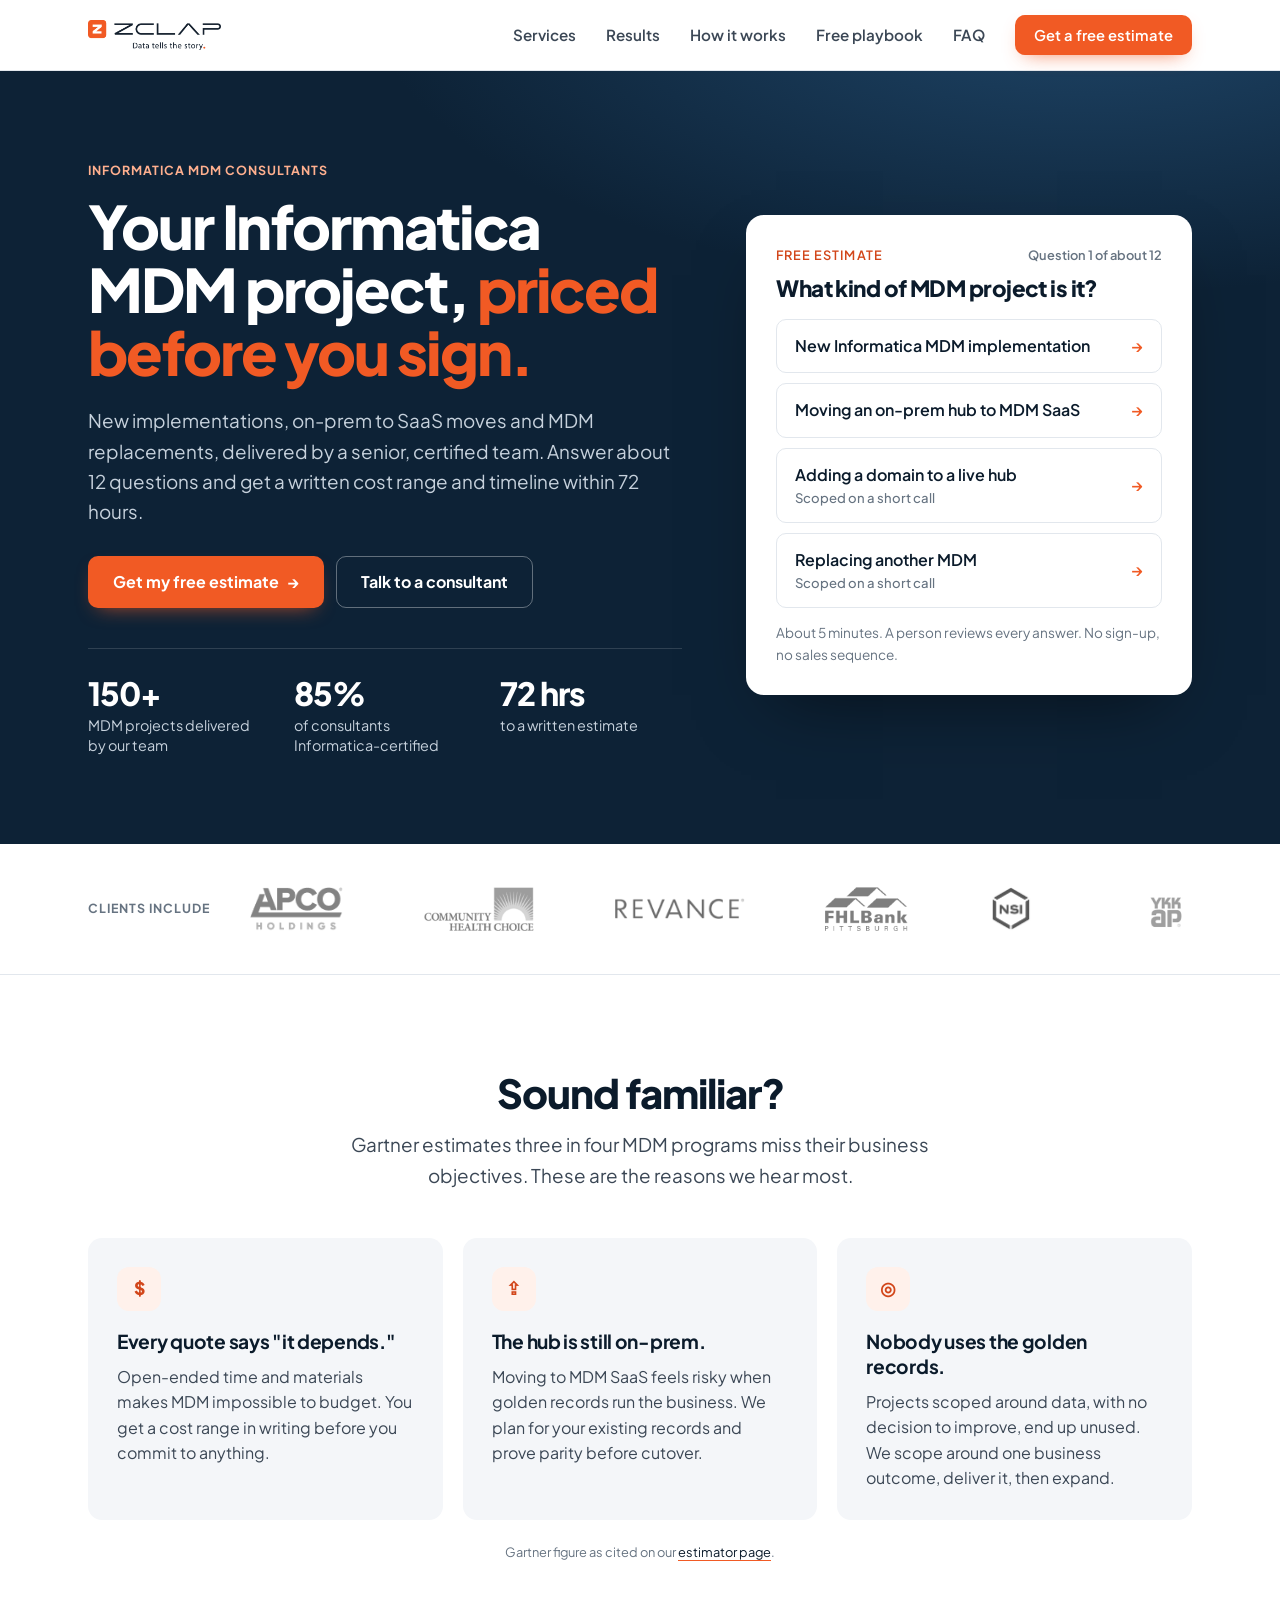
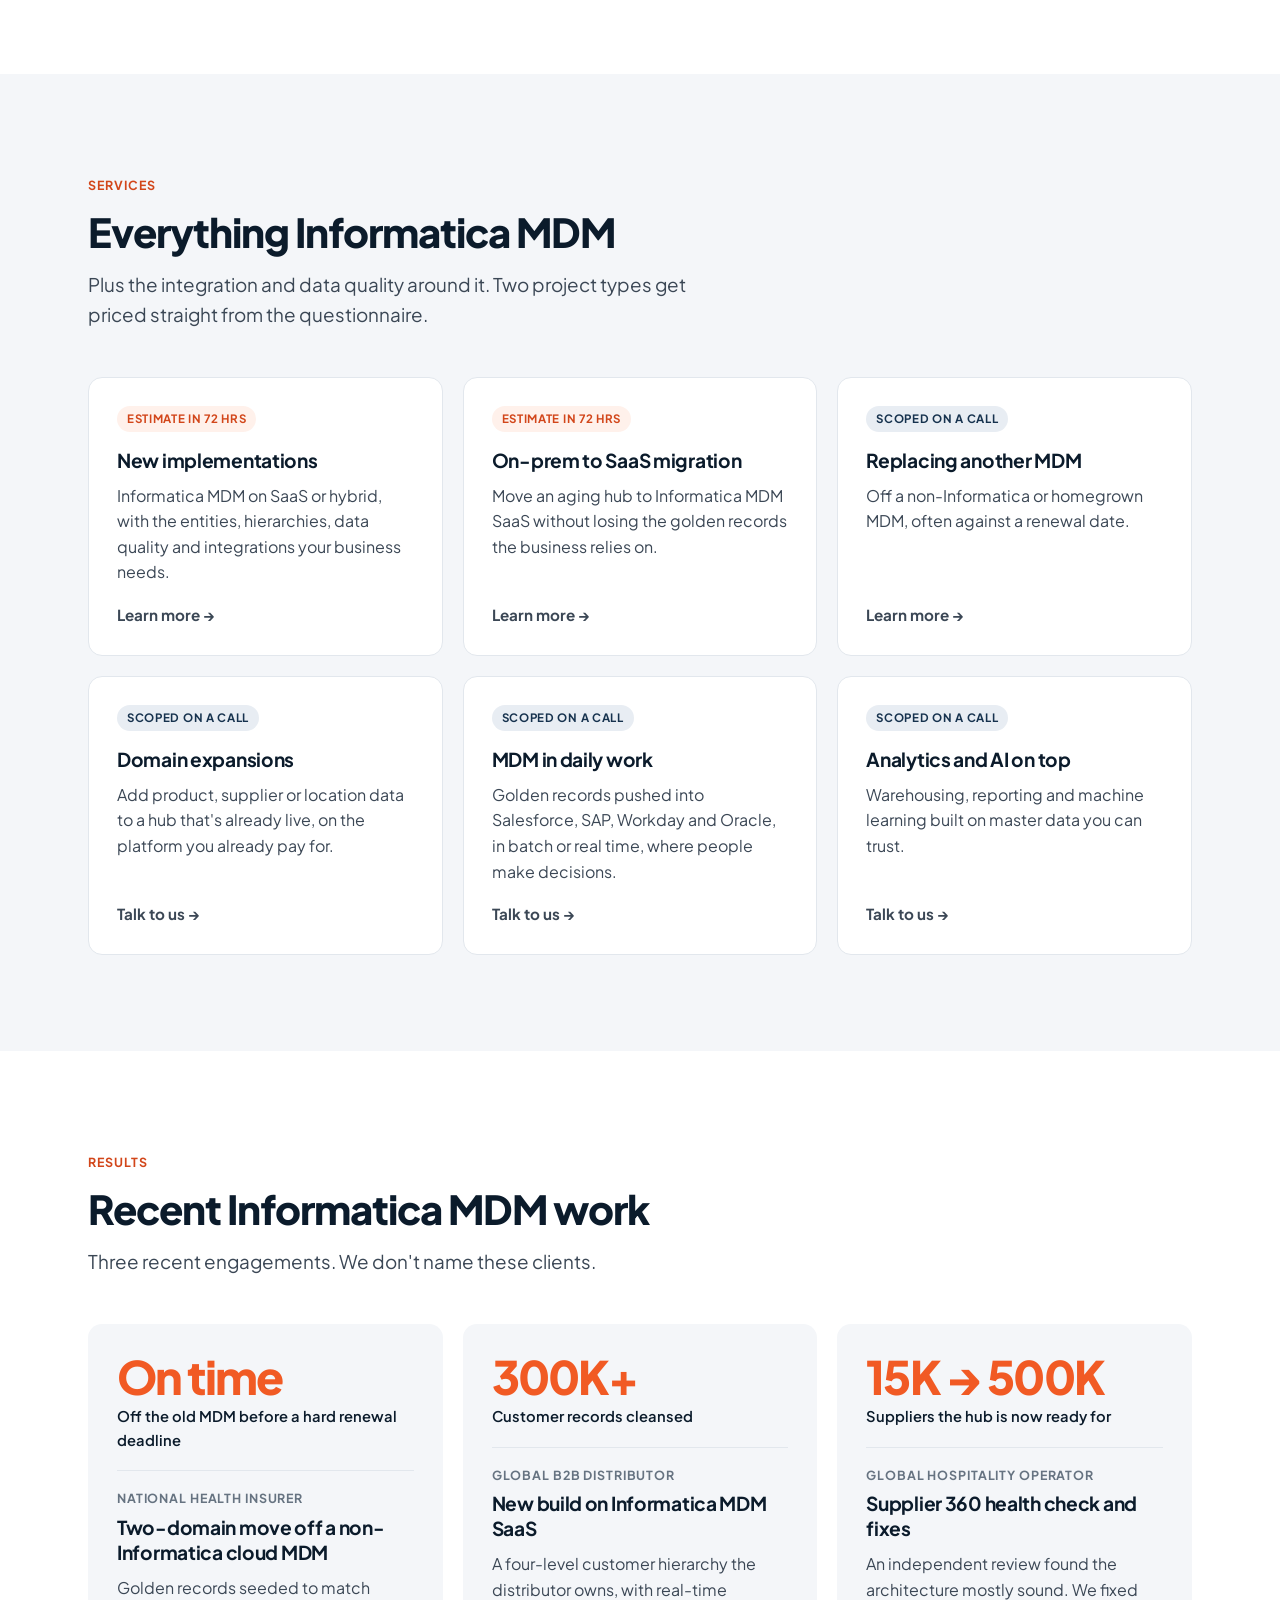
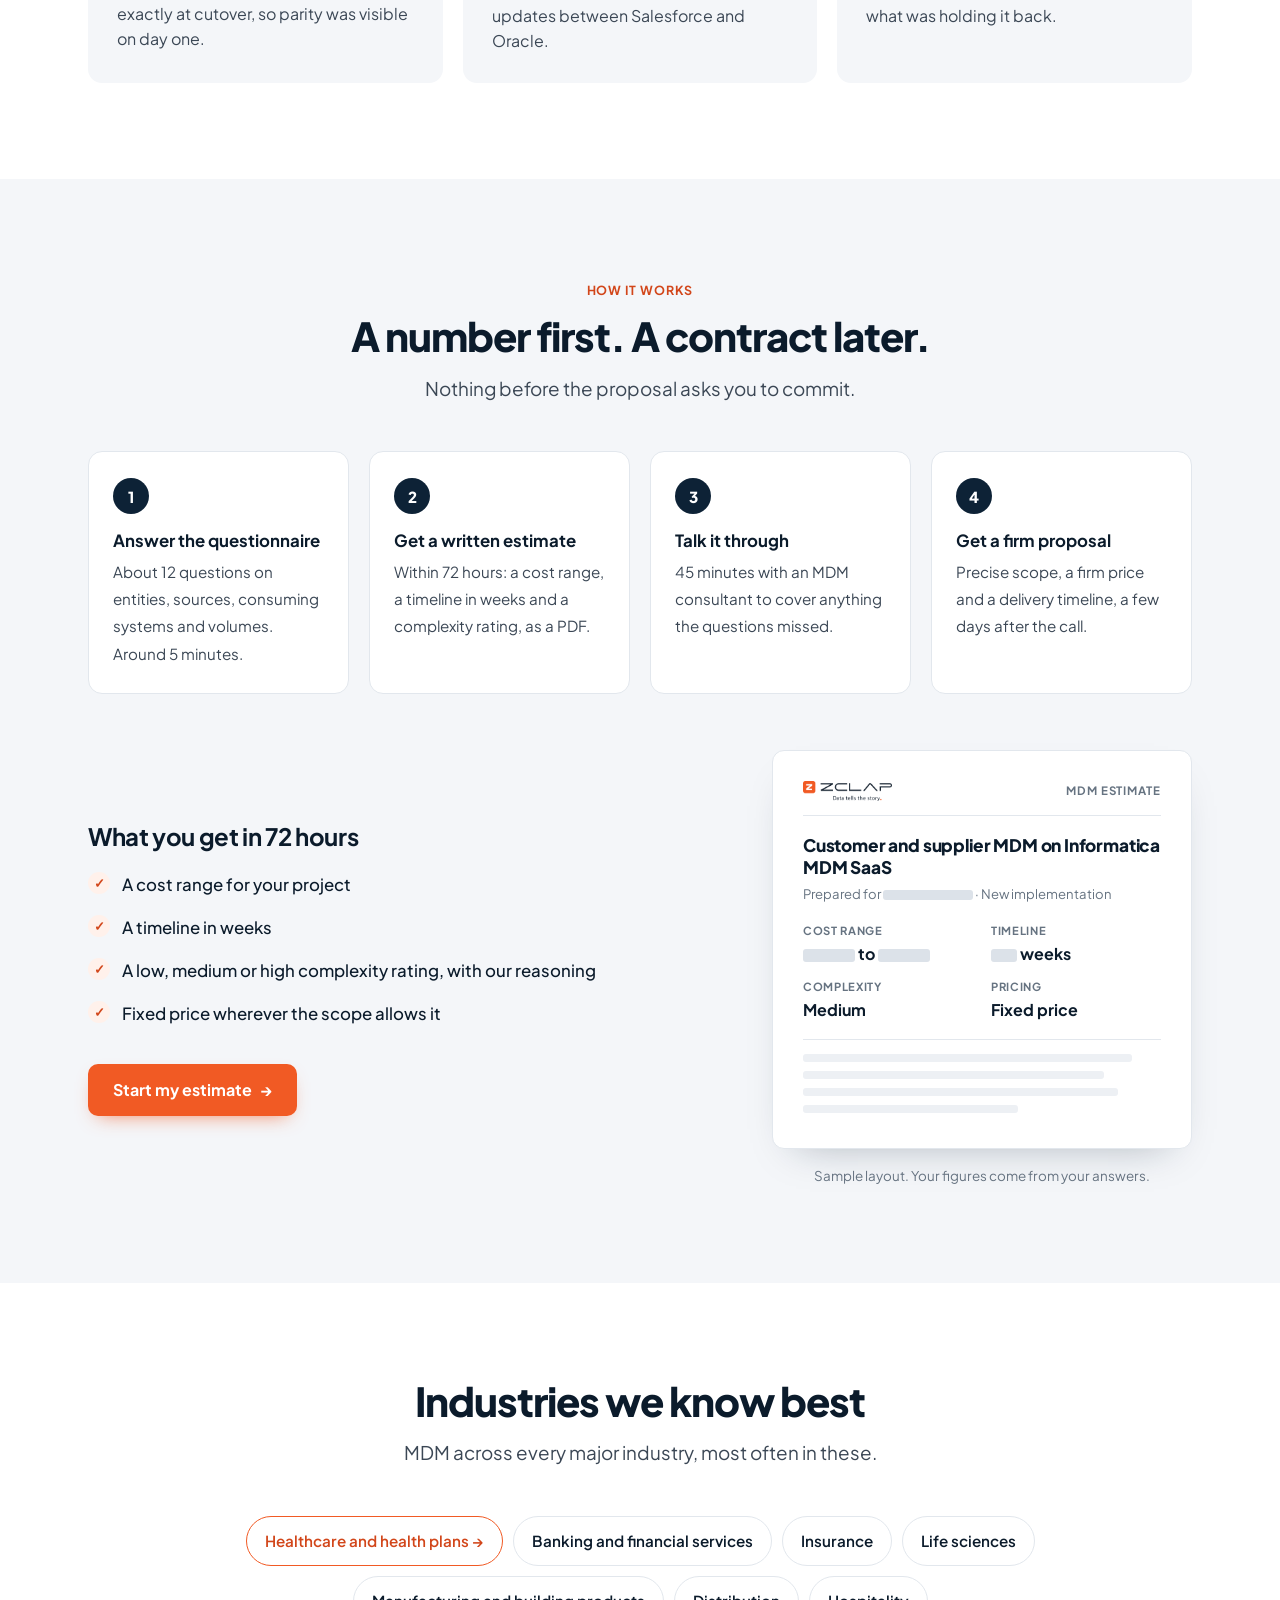
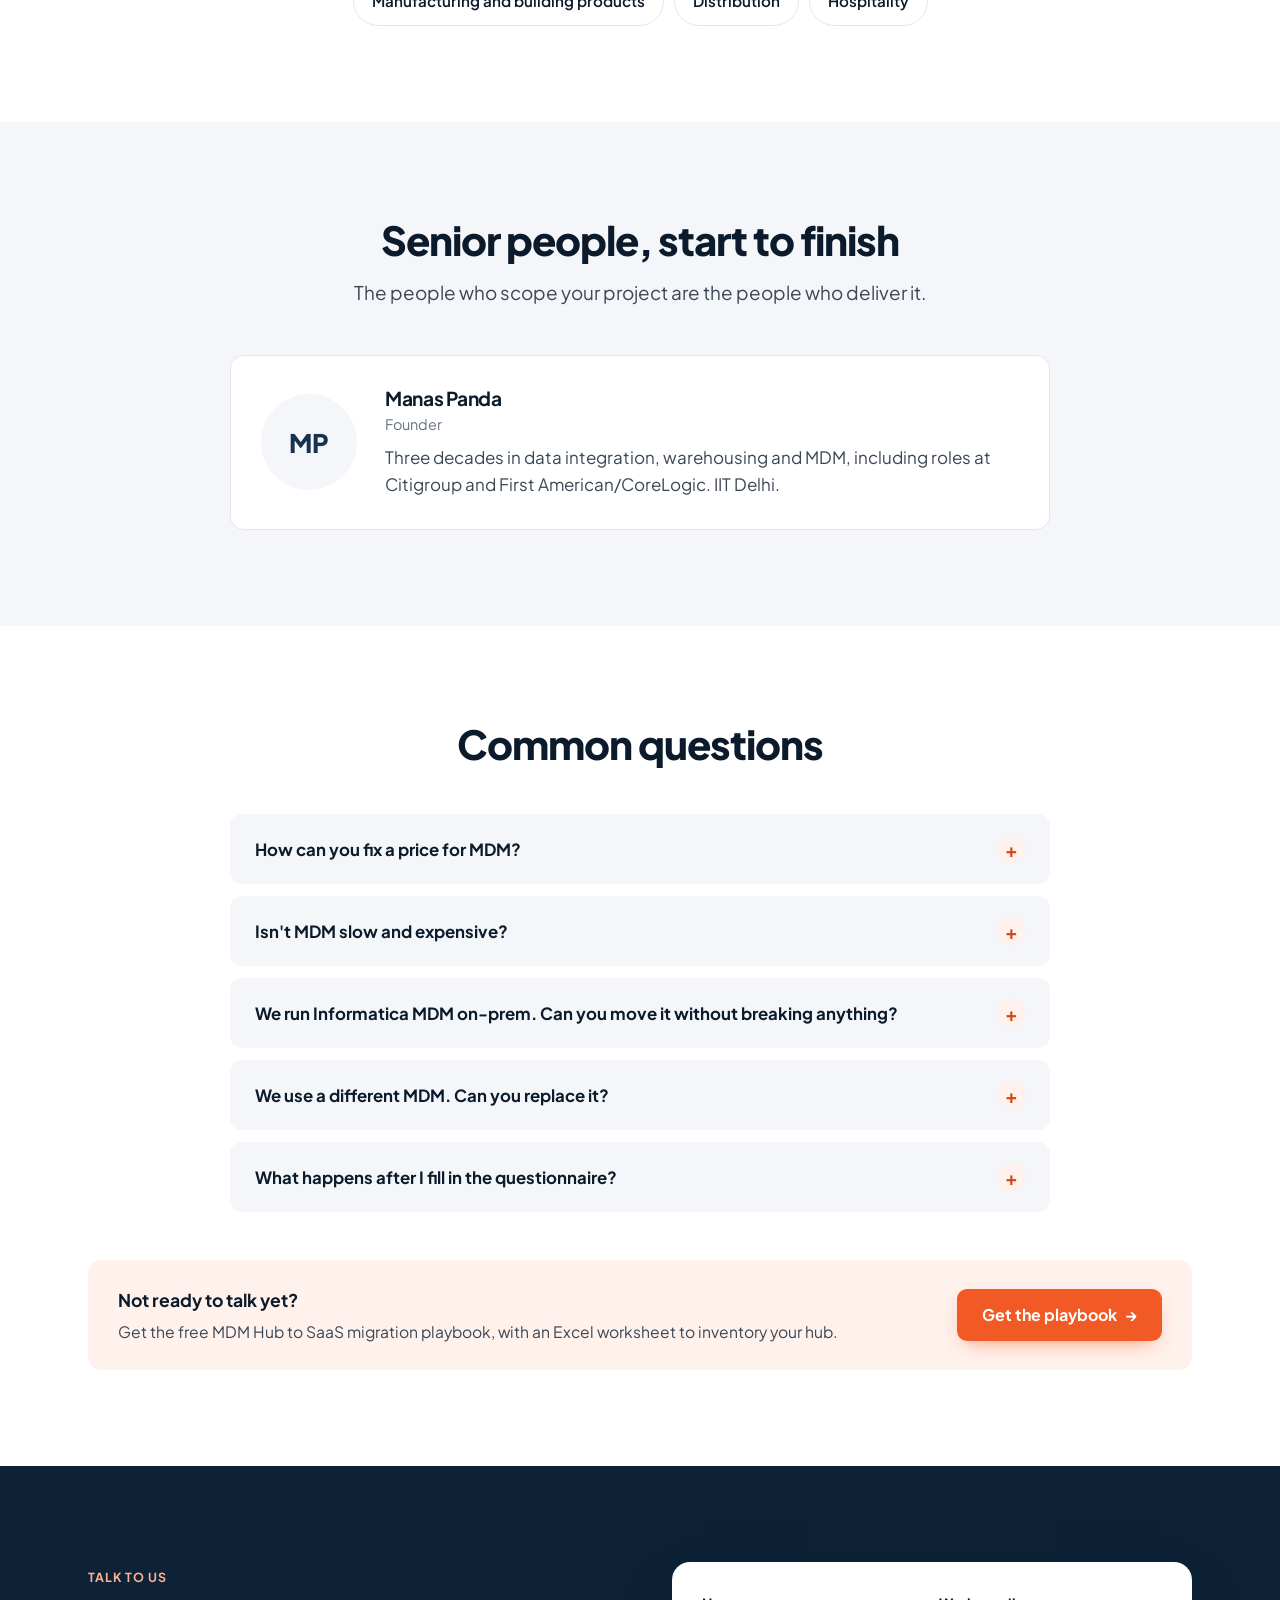
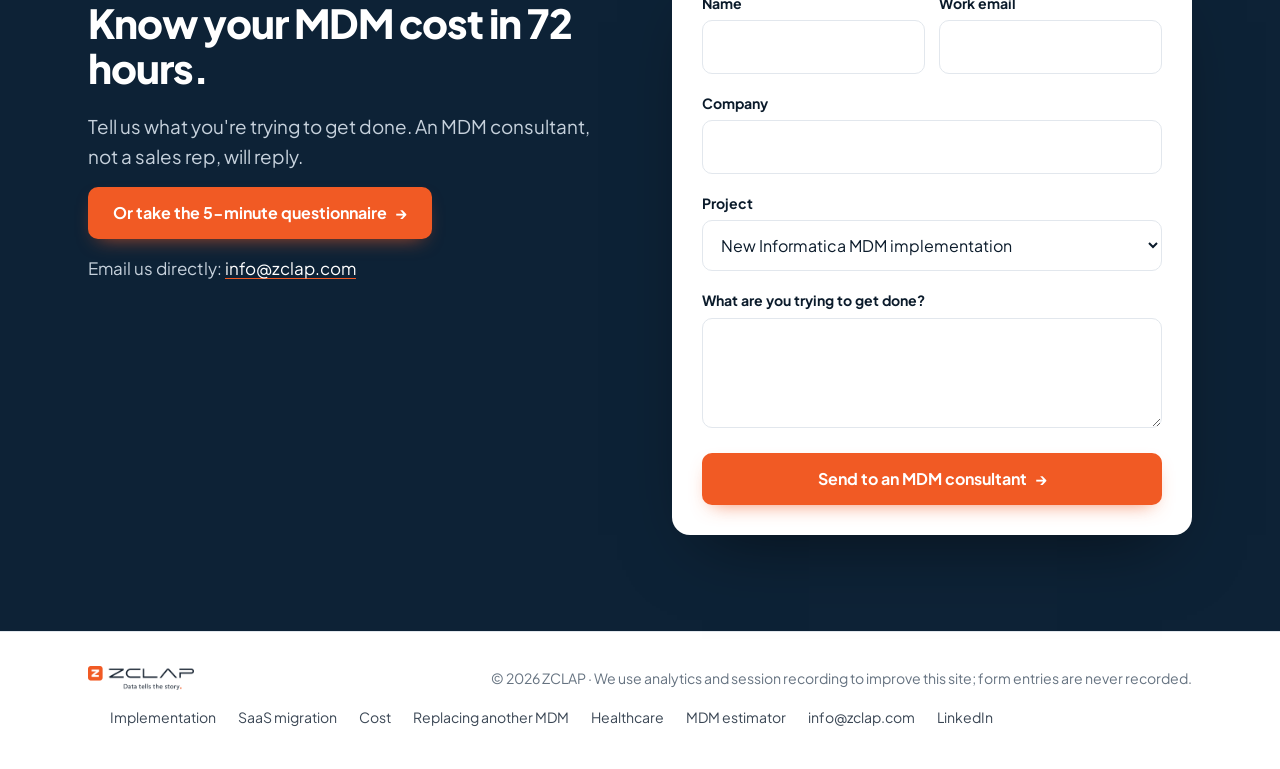
<file: index.html>
<!DOCTYPE html>
<html lang="en">
<head>
<meta charset="UTF-8">
<meta name="viewport" content="width=device-width, initial-scale=1.0">
<title>ZCLAP | Informatica MDM Consultants, Priced Up Front</title>
<meta name="description" content="Informatica MDM implementations, SaaS migrations and expansions. 150+ MDM projects, 85% Informatica-certified team. Cost and timeline in 72 hours.">
<meta name="robots" content="noindex"><!-- preview only: remove when this goes live on zclap.com -->
<link rel="canonical" href="https://zclap.com/">
<link rel="icon" type="image/png" href="assets/favicon.png">
<meta property="og:type" content="website">
<meta property="og:url" content="https://zclap.com/">
<meta property="og:title" content="ZCLAP | Know what your Informatica MDM project will cost before you start">
<meta property="og:description" content="Implementations, on-prem to SaaS modernizations, domain expansions. A cost range and timeline within 72 hours.">
<meta property="og:image" content="https://zclap.com/assets/og-image.png">
<meta name="twitter:card" content="summary_large_image">
<link rel="preconnect" href="https://fonts.googleapis.com">
<link rel="preconnect" href="https://fonts.gstatic.com" crossorigin>
<link href="https://fonts.googleapis.com/css2?family=Plus+Jakarta+Sans:wght@400;500;600;700;800&display=swap" rel="stylesheet">
<link rel="stylesheet" href="styles.css">
<script type="application/ld+json">
{"@context":"https://schema.org","@type":"ProfessionalService","name":"ZCLAP","url":"https://zclap.com/","email":"info@zclap.com","logo":"https://zclap.com/assets/logo-dark.png","description":"Informatica master data management consulting: implementations, modernizations, domain expansions, replacements and business integration.","sameAs":["https://www.linkedin.com/company/zclap-inc/"],"knowsAbout":["Informatica MDM","Informatica MDM SaaS","Master Data Management","Data Integration","Data Governance"]}
</script>
<!-- Google tag: same IDs as the current site, so analytics and ads conversions carry over -->
<script async src="https://www.googletagmanager.com/gtag/js?id=G-QG1B2QHK2T"></script>
<script>window.dataLayer=window.dataLayer||[];function gtag(){dataLayer.push(arguments);}gtag('js',new Date());gtag('config','G-QG1B2QHK2T');gtag('config','AW-18483009453');</script>
<!-- Microsoft Clarity: set CLARITY_ID in site.js. -->
<script type="application/ld+json" data-faq>{"@context": "https://schema.org", "@type": "FAQPage", "mainEntity": [{"@type": "Question", "name": "How can you fix a price for MDM?", "acceptedAnswer": {"@type": "Answer", "text": "We scope around one or two specific use cases, so the project comes down to a short list of known inputs: entities, sources, consuming systems, hierarchies and volumes. If yours needs discovery first, or has a technical risk unique to your environment, we'll say so and shape the work around it."}}, {"@type": "Question", "name": "Isn't MDM slow and expensive?", "acceptedAnswer": {"@type": "Answer", "text": "It used to be, mostly because of on-prem servers and multi-year builds. Informatica MDM SaaS takes most of that away. The quickest way to find out what yours would take is the questionnaire."}}, {"@type": "Question", "name": "We run Informatica MDM on-prem. Can you move it without breaking anything?", "acceptedAnswer": {"@type": "Answer", "text": "Yes. We plan for your existing golden records and prove parity before cutover, so what the hub delivers today keeps working."}}, {"@type": "Question", "name": "We use a different MDM. Can you replace it?", "acceptedAnswer": {"@type": "Answer", "text": "Yes. Replacements have more moving parts, so we scope them on a call. A national health insurer we worked with left its previous MDM ahead of a hard renewal deadline."}}, {"@type": "Question", "name": "What happens after I fill in the questionnaire?", "acceptedAnswer": {"@type": "Answer", "text": "Someone on our team reads it. Within 72 hours you get a PDF with a cost range, a timeline and a complexity rating. If it looks right, we book a 45-minute call; if not, that's the end of it."}}]}</script>
</head>
<body>

<header class="top">
  <div class="wrap">
    <a href="./" aria-label="ZCLAP home"><img src="assets/logo-dark.png" alt="ZCLAP" width="142" height="32"></a>
    <button class="menu" aria-label="Menu" aria-expanded="false" aria-controls="menu">☰</button>
    <nav id="menu">
      <a href="#services">Services</a>
      <a href="#work">Results</a>
      <a href="#pricing">How it works</a>
      <a href="mdm-saas-migration-playbook/">Free playbook</a>
      <a href="#faq">FAQ</a>
      <a class="btn btn-primary" href="#start" data-track="nav_estimate">Get a free estimate</a>
    </nav>
  </div>
</header>

<main>
<section class="hero">
  <div class="wrap">
    <div>
      <span class="kicker">Informatica MDM consultants</span>
      <h1>Your Informatica MDM project, <em>priced before you sign.</em></h1>
      <p class="big">New implementations, on-prem to SaaS moves and MDM replacements, delivered by a senior, certified team. Answer about 12 questions and get a written cost range and timeline within 72 hours.</p>
      <div class="hero-cta">
        <a class="btn btn-primary" href="#start" data-track="hero_estimate">Get my free estimate <span class="arrow">→</span></a>
        <a class="btn btn-light" href="#contact" data-track="hero_talk">Talk to a consultant</a>
      </div>
      <div class="hero-proof">
        <div><b>150+</b>MDM projects delivered by our team</div>
        <div><b>85%</b>of consultants Informatica-certified</div>
        <div><b>72 hrs</b>to a written estimate</div>
      </div>
    </div>

    <div class="starter" id="start">
      <div class="step"><span>Free estimate</span><span>Question 1 of about 12</span></div>
      <h2>What kind of MDM project is it?</h2>
      <a class="choice" href="https://zclap.com/estimator/index.html" data-project="new"><span>New Informatica MDM implementation</span><span class="arrow">→</span></a>
      <a class="choice" href="https://zclap.com/estimator/index.html" data-project="modernize"><span>Moving an on-prem hub to MDM SaaS</span><span class="arrow">→</span></a>
      <a class="choice" href="#contact" data-project="expand"><span>Adding a domain to a live hub<small>Scoped on a short call</small></span><span class="arrow">→</span></a>
      <a class="choice" href="#contact" data-project="replace"><span>Replacing another MDM<small>Scoped on a short call</small></span><span class="arrow">→</span></a>
      <p class="fine">About 5 minutes. A person reviews every answer. No sign-up, no sales sequence.</p>
    </div>
  </div>
</section>

<div class="clients">
  <div class="wrap">
    <span>Clients include</span>
    <div class="row">
      <img src="assets/clients/apco.png" alt="APCO Holdings" loading="lazy">
      <img src="assets/clients/community-health-choice.png" alt="Community Health Choice" loading="lazy">
      <img src="assets/clients/revance.png" alt="Revance" loading="lazy">
      <img src="assets/clients/fhlbank-pittsburgh.png" alt="FHLBank Pittsburgh" loading="lazy">
      <img src="assets/clients/nsi.png" alt="NSI" loading="lazy">
      <img src="assets/clients/ykk-ap.png" alt="YKK AP" loading="lazy" style="max-height:62px">
    </div>
  </div>
</div>

<section class="sec">
  <div class="wrap">
    <div class="head center">
      <h2>Sound familiar?</h2>
      <p class="big">Gartner estimates three in four MDM programs miss their business objectives. These are the reasons we hear most.</p>
    </div>
    <div class="grid g3">
      <div class="card"><div class="icon">$</div><h3>Every quote says "it depends."</h3><p>Open-ended time and materials makes MDM impossible to budget. You get a cost range in writing before you commit to anything.</p></div>
      <div class="card"><div class="icon">⇪</div><h3>The hub is still on-prem.</h3><p>Moving to MDM SaaS feels risky when golden records run the business. We plan for your existing records and prove parity before cutover.</p></div>
      <div class="card"><div class="icon">◎</div><h3>Nobody uses the golden records.</h3><p>Projects scoped around data, with no decision to improve, end up unused. We scope around one business outcome, deliver it, then expand.</p></div>
    </div>
    <p class="src center" style="margin-top:22px">Gartner figure as cited on our <a href="https://zclap.com/estimator/">estimator page</a>.</p>
  </div>
</section>

<section class="sec tint" id="services">
  <div class="wrap">
    <div class="head">
      <span class="kicker">Services</span>
      <h2>Everything Informatica MDM</h2>
      <p class="big">Plus the integration and data quality around it. Two project types get priced straight from the questionnaire.</p>
    </div>
    <div class="grid g3">
      <a class="card" href="informatica-mdm-implementation/"><span class="tag hot">Estimate in 72 hrs</span><h3>New implementations</h3><p>Informatica MDM on SaaS or hybrid, with the entities, hierarchies, data quality and integrations your business needs.</p><span class="more">Learn more →</span></a>
      <a class="card" href="informatica-mdm-saas-migration/"><span class="tag hot">Estimate in 72 hrs</span><h3>On-prem to SaaS migration</h3><p>Move an aging hub to Informatica MDM SaaS without losing the golden records the business relies on.</p><span class="more">Learn more →</span></a>
      <a class="card" href="informatica-mdm-replacement/"><span class="tag">Scoped on a call</span><h3>Replacing another MDM</h3><p>Off a non-Informatica or homegrown MDM, often against a renewal date.</p><span class="more">Learn more →</span></a>
      <a class="card" href="#contact" data-project="expand"><span class="tag">Scoped on a call</span><h3>Domain expansions</h3><p>Add product, supplier or location data to a hub that's already live, on the platform you already pay for.</p><span class="more">Talk to us →</span></a>
      <a class="card" href="#contact" data-project="integrate"><span class="tag">Scoped on a call</span><h3>MDM in daily work</h3><p>Golden records pushed into Salesforce, SAP, Workday and Oracle, in batch or real time, where people make decisions.</p><span class="more">Talk to us →</span></a>
      <a class="card" href="#contact" data-project="other"><span class="tag">Scoped on a call</span><h3>Analytics and AI on top</h3><p>Warehousing, reporting and machine learning built on master data you can trust.</p><span class="more">Talk to us →</span></a>
    </div>
  </div>
</section>

<section class="sec" id="work">
  <div class="wrap">
    <div class="head">
      <span class="kicker">Results</span>
      <h2>Recent Informatica MDM work</h2>
      <p class="big">Three recent engagements. We don't name these clients.</p>
    </div>
    <div class="grid g3">
      <div class="card result"><div class="num">On time</div><div class="unit">Off the old MDM before a hard renewal deadline</div><p class="who">National health insurer</p><h3>Two-domain move off a non-Informatica cloud MDM</h3><p>Golden records seeded to match exactly at cutover, so parity was visible on day one.</p></div>
      <div class="card result"><div class="num">300K+</div><div class="unit">Customer records cleansed</div><p class="who">Global B2B distributor</p><h3>New build on Informatica MDM SaaS</h3><p>A four-level customer hierarchy the distributor owns, with real-time updates between Salesforce and Oracle.</p></div>
      <div class="card result"><div class="num">15K → 500K</div><div class="unit">Suppliers the hub is now ready for</div><p class="who">Global hospitality operator</p><h3>Supplier 360 health check and fixes</h3><p>An independent review found the architecture mostly sound. We fixed what was holding it back.</p></div>
    </div>
  </div>
</section>

<section class="sec tint" id="pricing">
  <div class="wrap">
    <div class="head center">
      <span class="kicker">How it works</span>
      <h2>A number first. A contract later.</h2>
      <p class="big">Nothing before the proposal asks you to commit.</p>
    </div>
    <ol class="flow">
      <li><b>Answer the questionnaire</b><span>About 12 questions on entities, sources, consuming systems and volumes. Around 5 minutes.</span></li>
      <li><b>Get a written estimate</b><span>Within 72 hours: a cost range, a timeline in weeks and a complexity rating, as a PDF.</span></li>
      <li><b>Talk it through</b><span>45 minutes with an MDM consultant to cover anything the questions missed.</span></li>
      <li><b>Get a firm proposal</b><span>Precise scope, a firm price and a delivery timeline, a few days after the call.</span></li>
    </ol>
    <div class="price-row">
      <div>
        <h3 style="font-size:1.5rem">What you get in 72 hours</h3>
        <ul class="checks">
          <li>A cost range for your project</li>
          <li>A timeline in weeks</li>
          <li>A low, medium or high complexity rating, with our reasoning</li>
          <li>Fixed price wherever the scope allows it</li>
        </ul>
        <a class="btn btn-primary" href="#start" data-track="pricing_cta">Start my estimate <span class="arrow">→</span></a>
      </div>
      <figure style="margin:0">
        <div class="doc" aria-label="Illustration of an estimate document">
          <div class="hd"><img src="assets/logo-dark.png" alt=""><span>MDM ESTIMATE</span></div>
          <h4>Customer and supplier MDM on Informatica MDM SaaS</h4>
          <div class="sub">Prepared for <span class="bar" style="width:90px"></span> · New implementation</div>
          <dl>
            <div><dt>Cost range</dt><dd><span class="bar" style="width:52px"></span> to <span class="bar" style="width:52px"></span></dd></div>
            <div><dt>Timeline</dt><dd><span class="bar" style="width:26px"></span> weeks</dd></div>
            <div><dt>Complexity</dt><dd>Medium</dd></div>
            <div><dt>Pricing</dt><dd>Fixed price</dd></div>
          </dl>
          <div class="lines"><div style="width:92%"></div><div style="width:84%"></div><div style="width:88%"></div><div style="width:60%"></div></div>
        </div>
        <figcaption class="doc-cap">Sample layout. Your figures come from your answers.</figcaption>
      </figure>
    </div>
  </div>
</section>

<section class="sec" id="industries">
  <div class="wrap">
    <div class="head center">
      <h2>Industries we know best</h2>
      <p class="big">MDM across every major industry, most often in these.</p>
    </div>
    <div class="chips">
      <a href="healthcare/">Healthcare and health plans →</a>
      <span>Banking and financial services</span>
      <span>Insurance</span>
      <span>Life sciences</span>
      <span>Manufacturing and building products</span>
      <span>Distribution</span>
      <span>Hospitality</span>
    </div>
  </div>
</section>

<section class="sec tint" id="team">
  <div class="wrap">
    <div class="head center">
      <h2>Senior people, start to finish</h2>
      <p class="big">The people who scope your project are the people who deliver it.</p>
    </div>
    <!-- TODO: confirm the bio with Manas, add a photo, and add team cards (.team > .person) once there are real names, photos and bios. -->
    <div class="founder">
      <div class="ph" aria-hidden="true">MP</div>
      <div><h3>Manas Panda</h3><div class="role">Founder</div><p>Three decades in data integration, warehousing and MDM, including roles at Citigroup and First American/CoreLogic. IIT Delhi.</p></div>
    </div>
  </div>
</section>

<section class="sec" id="faq">
  <div class="wrap">
    <div class="head center"><h2>Common questions</h2></div>
    <div class="faq">
      <details><summary>How can you fix a price for MDM?</summary><p>We scope around one or two specific use cases, so the project comes down to a short list of known inputs: entities, sources, consuming systems, hierarchies and volumes. If yours needs discovery first, or has a technical risk unique to your environment, we'll say so and shape the work around it.</p></details>
      <details><summary>Isn't MDM slow and expensive?</summary><p>It used to be, mostly because of on-prem servers and multi-year builds. Informatica MDM SaaS takes most of that away. The quickest way to find out what yours would take is the questionnaire.</p></details>
      <details><summary>We run Informatica MDM on-prem. Can you move it without breaking anything?</summary><p>Yes. We plan for your existing golden records and prove parity before cutover, so what the hub delivers today keeps working.</p></details>
      <details><summary>We use a different MDM. Can you replace it?</summary><p>Yes. Replacements have more moving parts, so we scope them on a call. A national health insurer we worked with left its previous MDM ahead of a hard renewal deadline.</p></details>
      <details><summary>What happens after I fill in the questionnaire?</summary><p>Someone on our team reads it. Within 72 hours you get a PDF with a cost range, a timeline and a complexity rating. If it looks right, we book a 45-minute call; if not, that's the end of it.</p></details>
    </div>
    <div class="strip" style="margin-top:48px">
      <div><b>Not ready to talk yet?</b><p>Get the free MDM Hub to SaaS migration playbook, with an Excel worksheet to inventory your hub.</p></div>
      <a class="btn btn-primary" href="mdm-saas-migration-playbook/#get" data-track="home_offer">Get the playbook <span class="arrow">→</span></a>
    </div>
  </div>
</section>

<section class="sec dark contact" id="contact">
  <div class="wrap">
    <div>
      <span class="kicker" style="color:#FFB08F">Talk to us</span>
      <h2>Know your MDM cost in 72 hours.</h2>
      <p class="big">Tell us what you're trying to get done. An MDM consultant, not a sales rep, will reply.</p>
      <p><a class="btn btn-primary" href="#start" data-track="contact_estimate">Or take the 5-minute questionnaire <span class="arrow">→</span></a></p>
      <p class="mute" style="color:var(--on-dark)">Email us directly: <a href="mailto:info@zclap.com">info@zclap.com</a></p>
    </div>
    <form data-clarity-mask="true" id="contact-form" data-web3 action="https://api.web3forms.com/submit" method="POST">
      <div class="ok"><h3>Thanks, it's with our team.</h3><p>An MDM consultant will be in touch shortly.</p></div>
      <div class="fields">
        <input type="hidden" name="access_key" value="fde866e1-2dad-4c62-838c-498b62151c5c">
        <input type="hidden" name="subject" value="New inquiry from zclap.com">
        <input type="checkbox" name="botcheck" style="display:none" tabindex="-1" autocomplete="off">
        <div class="pair">
          <div><label for="f-name">Name</label><input id="f-name" name="name" required autocomplete="name"></div>
          <div><label for="f-email">Work email</label><input id="f-email" name="email" type="email" required autocomplete="email"></div>
        </div>
        <label for="f-company">Company</label><input id="f-company" name="company" required autocomplete="organization">
        <label for="f-type">Project</label>
        <select id="f-type" name="project_type">
          <option data-project="new">New Informatica MDM implementation</option>
          <option data-project="modernize">On-prem to SaaS modernization</option>
          <option data-project="expand">Adding a domain</option>
          <option data-project="replace">Replacing another MDM</option>
          <option data-project="integrate">Integration with Salesforce, SAP, Workday or Oracle</option>
          <option data-project="other">Something else</option>
        </select>
        <label for="f-msg">What are you trying to get done?</label><textarea id="f-msg" name="message" required></textarea>
        <button class="btn btn-primary" type="submit" style="width:100%;justify-content:center">Send to an MDM consultant <span class="arrow">→</span></button>
      </div>
    </form>
  </div>
</section>
</main>

<footer>
  <div class="wrap">
    <img src="assets/logo-dark.png" alt="ZCLAP" width="107" height="24">
    <span>© 2026 ZCLAP · We use analytics and session recording to improve this site; form entries are never recorded.</span>
    <span class="flinks"><a href="informatica-mdm-implementation/">Implementation</a><a href="informatica-mdm-saas-migration/">SaaS migration</a><a href="informatica-mdm-cost/">Cost</a><a href="informatica-mdm-replacement/">Replacing another MDM</a><a href="healthcare/">Healthcare</a><a href="https://zclap.com/estimator/">MDM estimator</a><a href="mailto:info@zclap.com">info@zclap.com</a><a href="https://www.linkedin.com/company/zclap-inc/" rel="noopener">LinkedIn</a></span>
  </div>
</footer>

<div class="mbar"><a class="btn btn-primary" href="#start" data-track="mobile_bar">Get a free MDM estimate <span class="arrow">→</span></a></div>
<script src="site.js" defer></script>
</body>
</html>
</file>
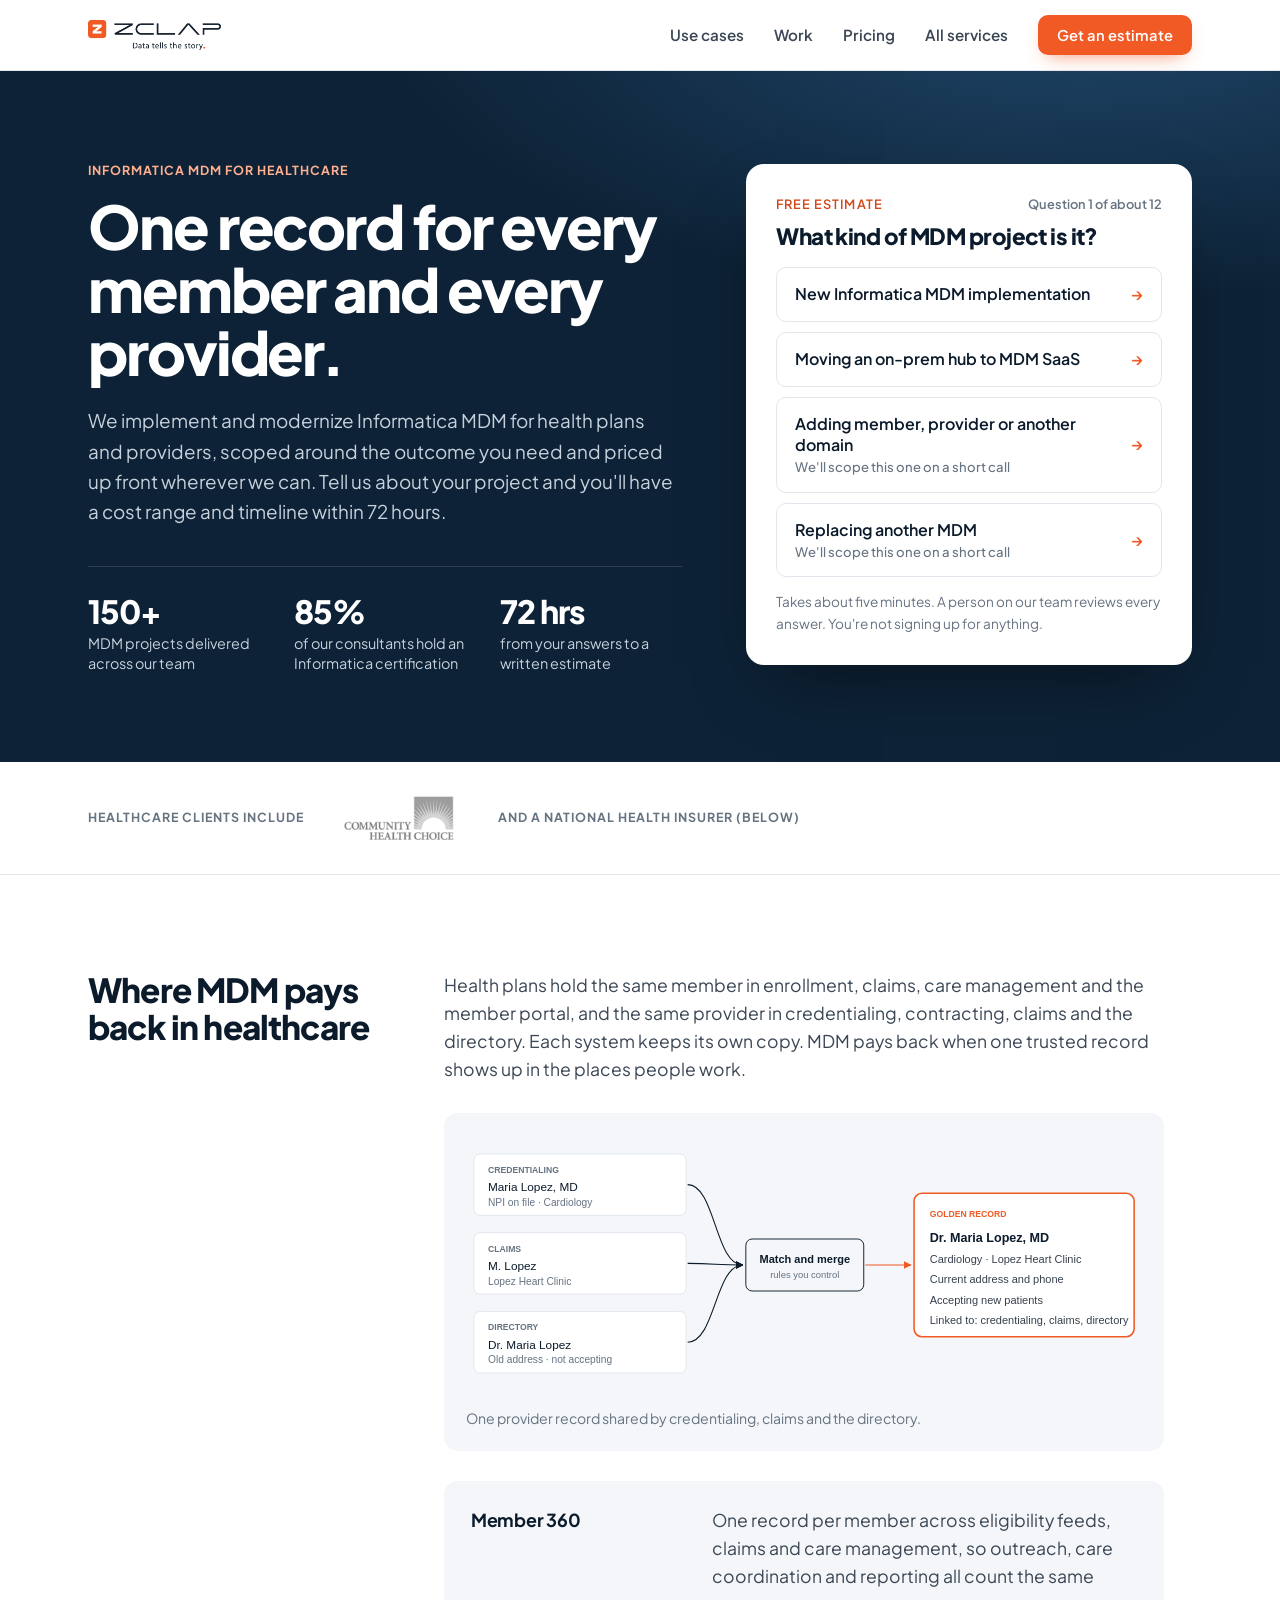
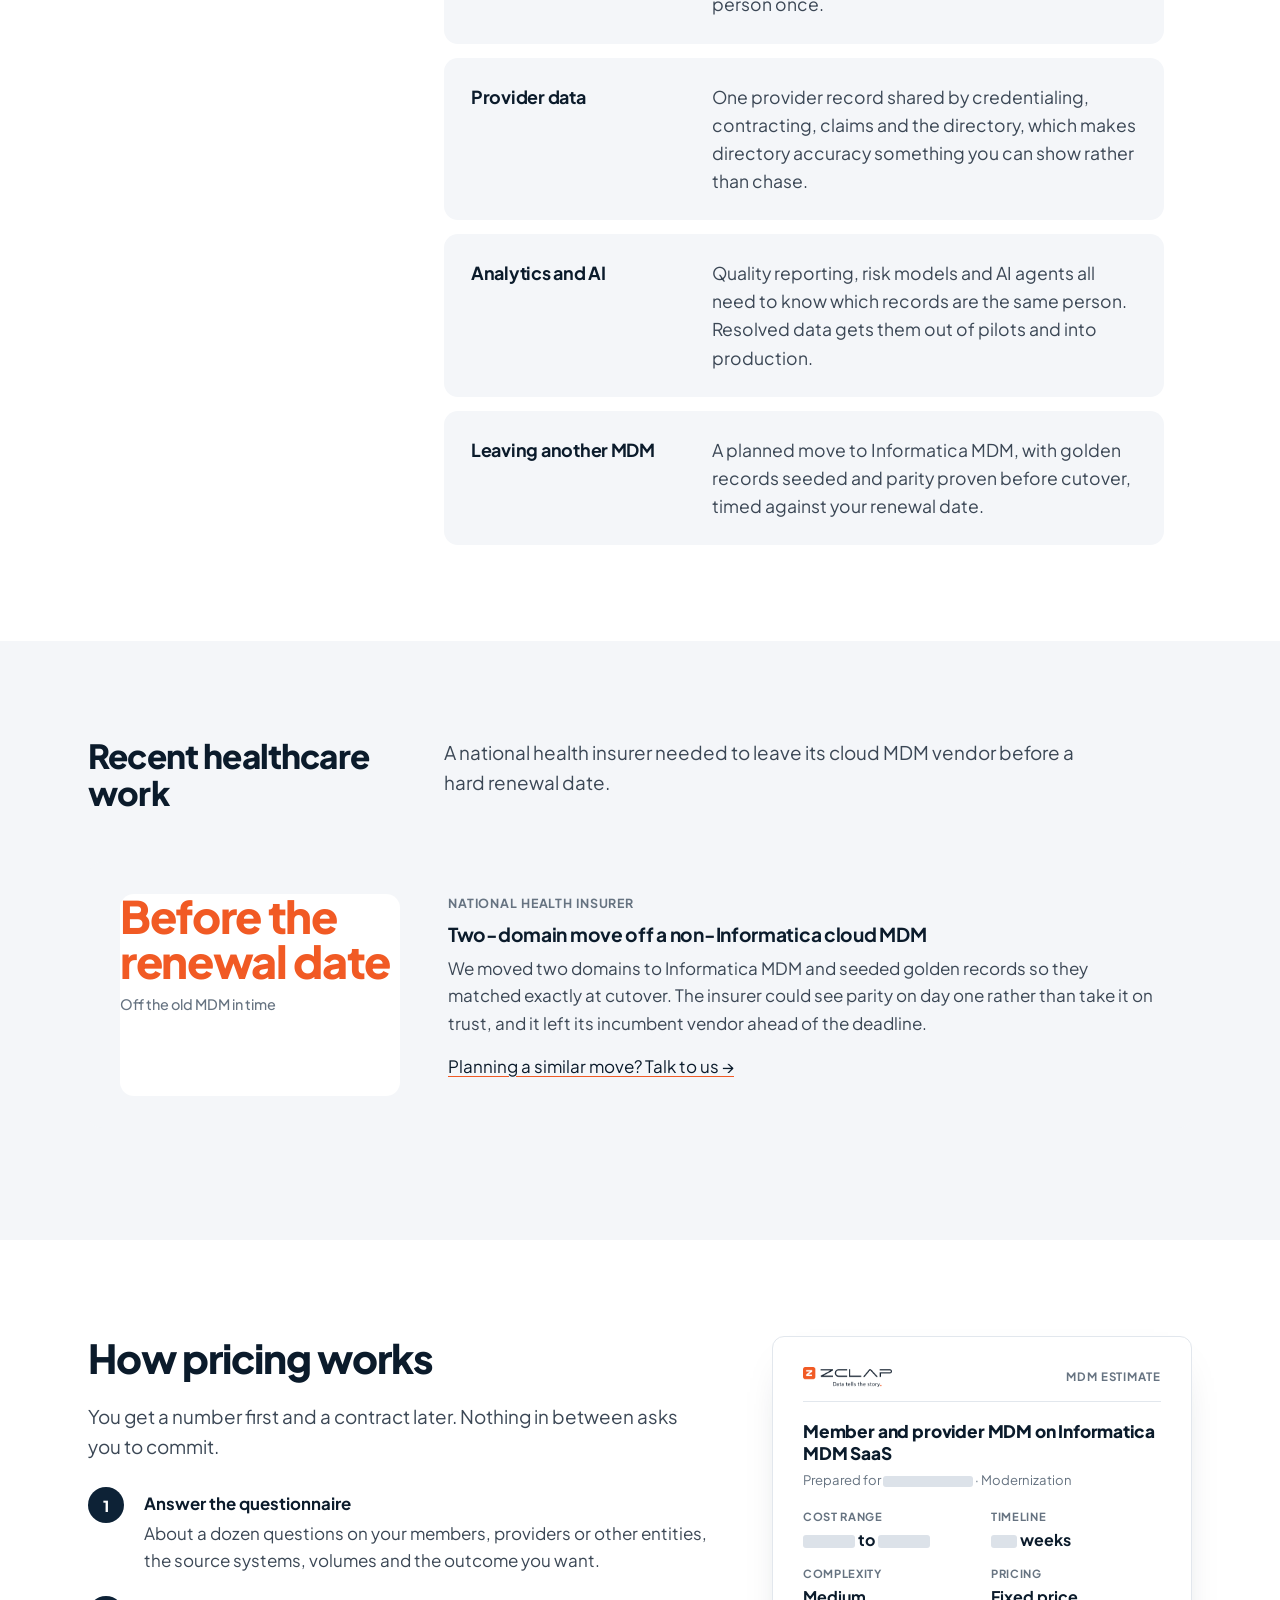
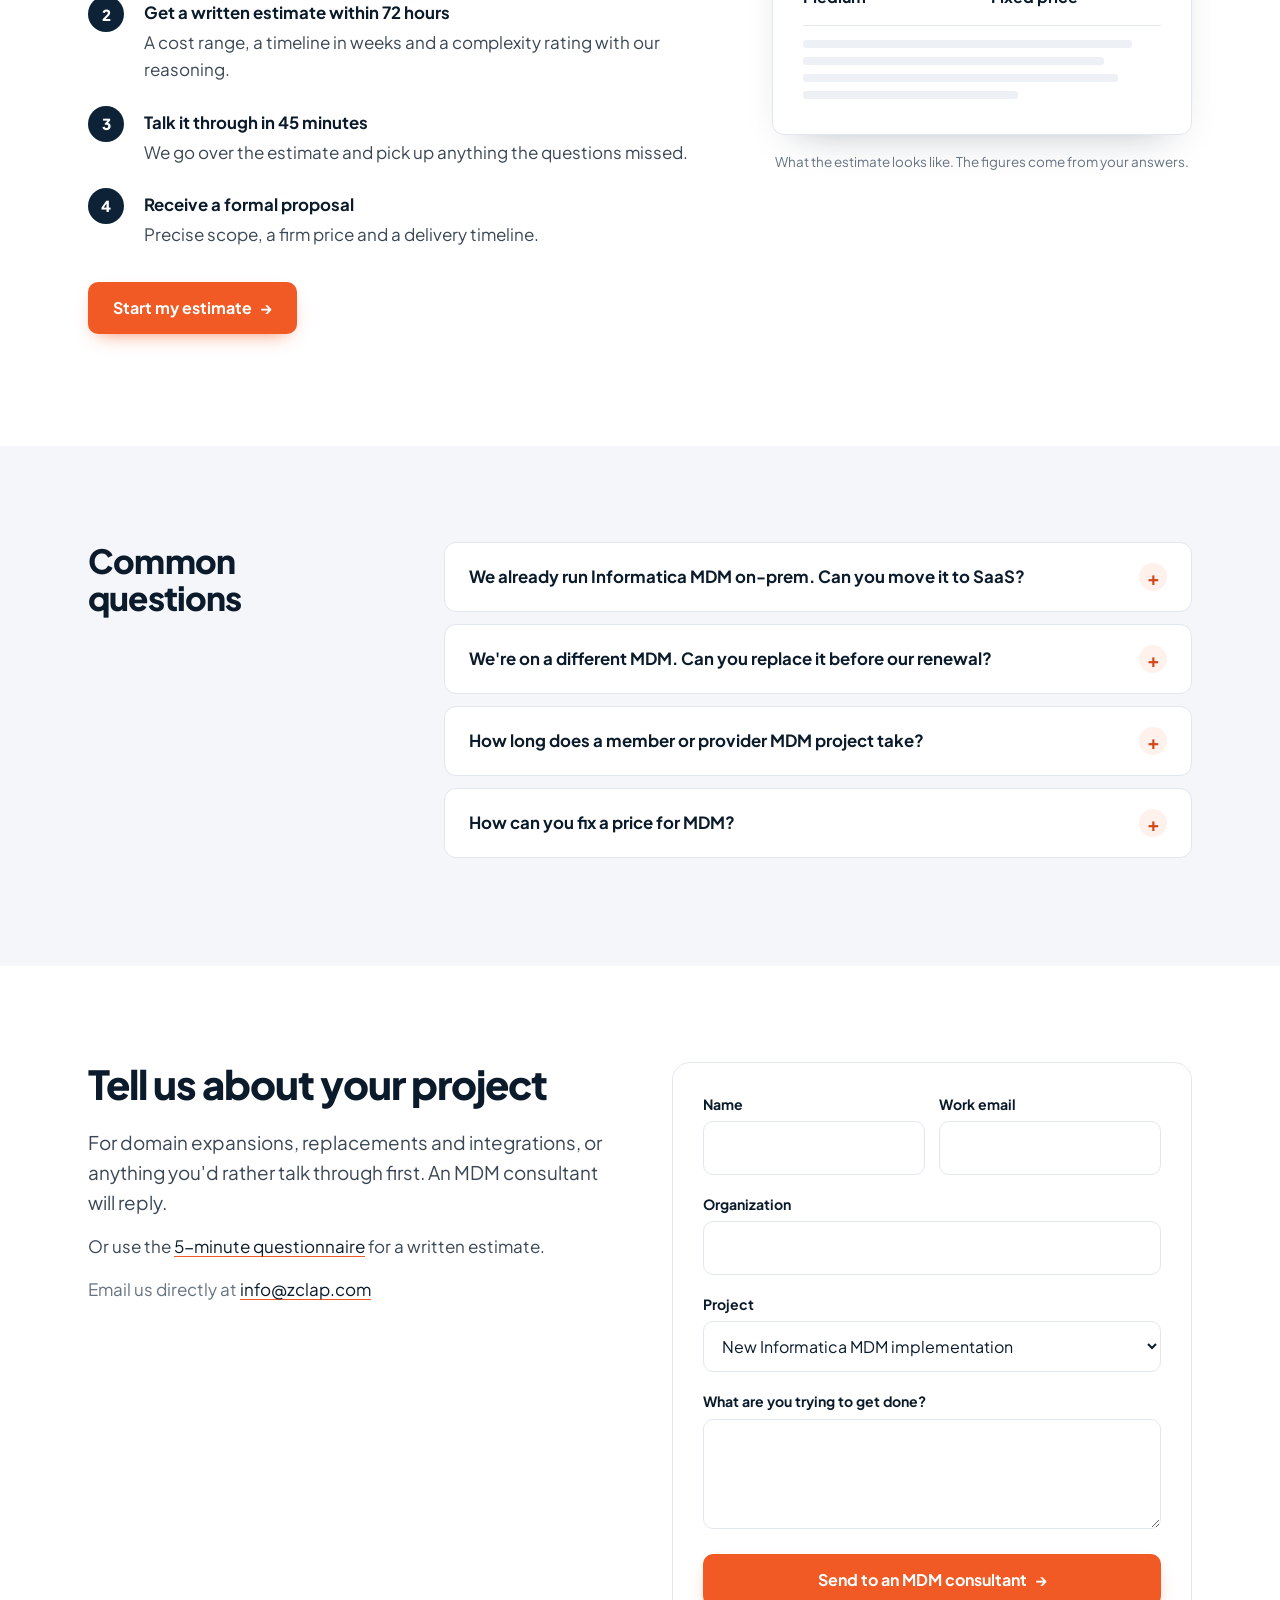
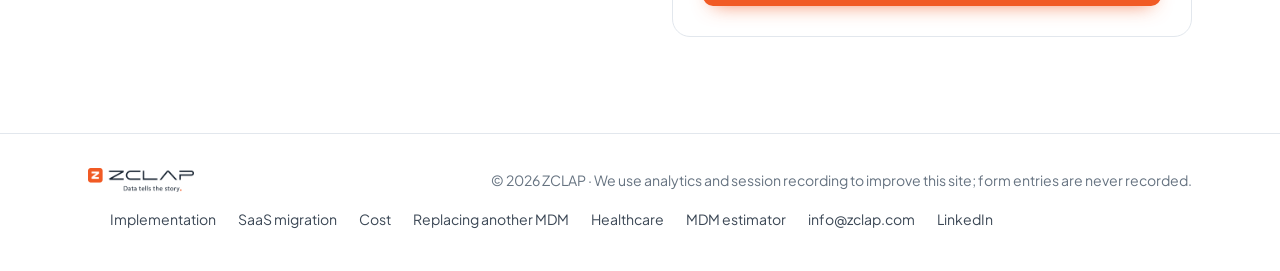
<file: healthcare/index.html>
<!DOCTYPE html>
<html lang="en">
<head>
<meta charset="UTF-8">
<meta name="viewport" content="width=device-width, initial-scale=1.0">
<title>Informatica MDM for health plans and providers | ZCLAP</title>
<meta name="description" content="Member and provider MDM on Informatica, for health plans and providers. Implementations, on-prem to SaaS modernizations and MDM replacements. A cost range and timeline within 72 hours.">
<meta name="robots" content="noindex"><!-- preview only: remove when this goes live on zclap.com -->
<link rel="canonical" href="https://zclap.com/healthcare/">
<link rel="icon" type="image/png" href="../assets/favicon.png">
<meta property="og:type" content="website">
<meta property="og:url" content="https://zclap.com/healthcare/">
<meta property="og:title" content="Informatica MDM for health plans and providers | ZCLAP">
<meta property="og:description" content="Member and provider data your whole organization can trust. Get a cost range and timeline within 72 hours.">
<meta property="og:image" content="https://zclap.com/assets/og-image.png">
<meta name="twitter:card" content="summary_large_image">
<link rel="preconnect" href="https://fonts.googleapis.com">
<link rel="preconnect" href="https://fonts.gstatic.com" crossorigin>
<link href="https://fonts.googleapis.com/css2?family=Plus+Jakarta+Sans:wght@400;500;600;700;800&display=swap" rel="stylesheet">
<link rel="stylesheet" href="../styles.css">
<script async src="https://www.googletagmanager.com/gtag/js?id=G-QG1B2QHK2T"></script>
<script>window.dataLayer=window.dataLayer||[];function gtag(){dataLayer.push(arguments);}gtag('js',new Date());gtag('config','G-QG1B2QHK2T');gtag('config','AW-18483009453');</script>
<script type="application/ld+json" data-faq>{"@context": "https://schema.org", "@type": "FAQPage", "mainEntity": [{"@type": "Question", "name": "We already run Informatica MDM on-prem. Can you move it to SaaS?", "acceptedAnswer": {"@type": "Answer", "text": "Yes. We plan for your existing member and provider golden records and prove parity before cutover, so the systems that depend on the hub keep working."}}, {"@type": "Question", "name": "We're on a different MDM. Can you replace it before our renewal?", "acceptedAnswer": {"@type": "Answer", "text": "That's what we did for the national health insurer above. Replacements have more moving parts, so we scope them on a call and then give you a number and a timeline you can plan against."}}, {"@type": "Question", "name": "How long does a member or provider MDM project take?", "acceptedAnswer": {"@type": "Answer", "text": "It depends on the number of sources, volumes and the systems that need the data. Your estimate gives you the timeline in weeks, based on your answers."}}, {"@type": "Question", "name": "How can you fix a price for MDM?", "acceptedAnswer": {"@type": "Answer", "text": "We scope around one or two specific use cases, so the project comes down to a short list of known inputs. If yours needs discovery first, we'll say so and shape the work around it."}}]}</script>
</head>
<body>

<header class="top">
  <div class="wrap">
    <a href="../" aria-label="ZCLAP home"><img src="../assets/logo-dark.png" alt="ZCLAP" width="142" height="32"></a>
    <button class="menu" aria-label="Menu" aria-expanded="false" aria-controls="menu">☰</button>
    <nav id="menu">
      <a href="#use-cases">Use cases</a>
      <a href="#work">Work</a>
      <a href="#pricing">Pricing</a>
      <a href="../">All services</a>
      <a class="btn btn-primary" href="#start" data-track="nav_estimate">Get an estimate</a>
    </nav>
  </div>
</header>

<main>
<section class="hero">
  <div class="wrap">
    <div>
      <span class="kicker">Informatica MDM for healthcare</span>
      <h1>One record for every member and every provider.</h1>
      <p class="big">We implement and modernize Informatica MDM for health plans and providers, scoped around the outcome you need and priced up front wherever we can. Tell us about your project and you'll have a cost range and timeline within 72 hours.</p>
      <div class="hero-proof">
        <div><b>150+</b>MDM projects delivered across our team</div>
        <div><b>85%</b>of our consultants hold an Informatica certification</div>
        <div><b>72 hrs</b>from your answers to a written estimate</div>
      </div>
    </div>

    <div class="starter" id="start">
      <div class="step"><span>Free estimate</span><span>Question 1 of about 12</span></div>
      <h2>What kind of MDM project is it?</h2>
      <a class="choice" href="https://zclap.com/estimator/index.html" data-project="new"><span>New Informatica MDM implementation</span><span class="arrow">→</span></a>
      <a class="choice" href="https://zclap.com/estimator/index.html" data-project="modernize"><span>Moving an on-prem hub to MDM SaaS</span><span class="arrow">→</span></a>
      <a class="choice" href="#contact" data-project="expand"><span>Adding member, provider or another domain<small>We'll scope this one on a short call</small></span><span class="arrow">→</span></a>
      <a class="choice" href="#contact" data-project="replace"><span>Replacing another MDM<small>We'll scope this one on a short call</small></span><span class="arrow">→</span></a>
      <p class="fine">Takes about five minutes. A person on our team reviews every answer. You're not signing up for anything.</p>
    </div>
  </div>
</section>

<div class="clients">
  <div class="wrap">
    <span>Healthcare clients include</span>
    <div class="row" style="justify-content:flex-start">
      <img src="../assets/clients/community-health-choice.png" alt="Community Health Choice" loading="lazy">
      <span>and a national health insurer (below)</span>
    </div>
  </div>
</div>

<section class="sec" id="use-cases">
  <div class="wrap split">
    <div class="label"><h2>Where MDM pays back in healthcare</h2></div>
    <div class="prose">
      <p>Health plans hold the same member in enrollment, claims, care management and the member portal, and the same provider in credentialing, contracting, claims and the directory. Each system keeps its own copy. MDM pays back when one trusted record shows up in the places people work.</p>
      <figure class="fig"><img src="../assets/fig-provider-record.svg" alt="Three records for the same provider from credentialing, claims and the directory become one provider record" width="860" height="330" loading="lazy"><figcaption>One provider record shared by credentialing, claims and the directory.</figcaption></figure>
      <div class="svc" style="margin-top:30px">
        <div class="svc-row" style="grid-template-columns:1fr 2fr"><h3>Member 360</h3><p>One record per member across eligibility feeds, claims and care management, so outreach, care coordination and reporting all count the same person once.</p></div>
        <div class="svc-row" style="grid-template-columns:1fr 2fr"><h3>Provider data</h3><p>One provider record shared by credentialing, contracting, claims and the directory, which makes directory accuracy something you can show rather than chase.</p></div>
        <div class="svc-row" style="grid-template-columns:1fr 2fr"><h3>Analytics and AI</h3><p>Quality reporting, risk models and AI agents all need to know which records are the same person. Resolved data gets them out of pilots and into production.</p></div>
        <div class="svc-row" style="grid-template-columns:1fr 2fr"><h3>Leaving another MDM</h3><p>A planned move to Informatica MDM, with golden records seeded and parity proven before cutover, timed against your renewal date.</p></div>
      </div>
    </div>
  </div>
</section>

<section class="sec tint" id="work">
  <div class="wrap">
    <div class="split" style="margin-bottom:34px">
      <div class="label"><h2>Recent healthcare work</h2></div>
      <p class="big" style="margin:0">A national health insurer needed to leave its cloud MDM vendor before a hard renewal date.</p>
    </div>
    <div class="case">
      <div class="fig">Before the renewal date<small>Off the old MDM in time</small></div>
      <div><div class="who">National health insurer</div><h3>Two-domain move off a non-Informatica cloud MDM</h3><p>We moved two domains to Informatica MDM and seeded golden records so they matched exactly at cutover. The insurer could see parity on day one rather than take it on trust, and it left its incumbent vendor ahead of the deadline.</p><p><a href="#contact">Planning a similar move? Talk to us →</a></p></div>
    </div>
  </div>
</section>

<section class="sec" id="pricing">
  <div class="wrap price">
    <div>
      <h2>How pricing works</h2>
      <p class="big">You get a number first and a contract later. Nothing in between asks you to commit.</p>
      <ol class="steps">
        <li><b>Answer the questionnaire</b>About a dozen questions on your members, providers or other entities, the source systems, volumes and the outcome you want.</li>
        <li><b>Get a written estimate within 72 hours</b>A cost range, a timeline in weeks and a complexity rating with our reasoning.</li>
        <li><b>Talk it through in 45 minutes</b>We go over the estimate and pick up anything the questions missed.</li>
        <li><b>Receive a formal proposal</b>Precise scope, a firm price and a delivery timeline.</li>
      </ol>
      <p style="margin-top:34px"><a class="btn btn-primary" href="#start" data-track="pricing_cta">Start my estimate <span class="arrow">→</span></a></p>
    </div>
    <figure style="margin:0">
      <div class="doc" aria-label="Illustration of an estimate document">
        <div class="hd"><img src="../assets/logo-dark.png" alt=""><span>MDM ESTIMATE</span></div>
        <h4>Member and provider MDM on Informatica MDM SaaS</h4>
        <div class="sub">Prepared for <span class="bar" style="width:90px"></span> · Modernization</div>
        <dl>
          <div><dt>Cost range</dt><dd><span class="bar" style="width:52px"></span> to <span class="bar" style="width:52px"></span></dd></div>
          <div><dt>Timeline</dt><dd><span class="bar" style="width:26px"></span> weeks</dd></div>
          <div><dt>Complexity</dt><dd>Medium</dd></div>
          <div><dt>Pricing</dt><dd>Fixed price</dd></div>
        </dl>
        <div class="lines"><div style="width:92%"></div><div style="width:84%"></div><div style="width:88%"></div><div style="width:60%"></div></div>
      </div>
      <figcaption class="doc-cap">What the estimate looks like. The figures come from your answers.</figcaption>
    </figure>
  </div>
</section>

<section class="sec tint" id="faq">
  <div class="wrap split">
    <div class="label"><h2>Common questions</h2></div>
    <div>
      <details><summary>We already run Informatica MDM on-prem. Can you move it to SaaS?</summary><p>Yes. We plan for your existing member and provider golden records and prove parity before cutover, so the systems that depend on the hub keep working.</p></details>
      <details><summary>We're on a different MDM. Can you replace it before our renewal?</summary><p>That's what we did for the national health insurer above. Replacements have more moving parts, so we scope them on a call and then give you a number and a timeline you can plan against.</p></details>
      <details><summary>How long does a member or provider MDM project take?</summary><p>It depends on the number of sources, volumes and the systems that need the data. Your estimate gives you the timeline in weeks, based on your answers.</p></details>
      <details><summary>How can you fix a price for MDM?</summary><p>We scope around one or two specific use cases, so the project comes down to a short list of known inputs. If yours needs discovery first, we'll say so and shape the work around it.</p></details>
    </div>
  </div>
</section>

<section class="sec contact" id="contact">
  <div class="wrap">
    <div>
      <h2>Tell us about your project</h2>
      <p class="big">For domain expansions, replacements and integrations, or anything you'd rather talk through first. An MDM consultant will reply.</p>
      <p>Or use the <a href="#start">5-minute questionnaire</a> for a written estimate.</p>
      <p class="mute">Email us directly at <a href="mailto:info@zclap.com">info@zclap.com</a></p>
    </div>
    <form data-clarity-mask="true" id="contact-form" data-web3 action="https://api.web3forms.com/submit" method="POST">
      <div class="ok"><h3>Thanks, it's with our team.</h3><p>An MDM consultant will be in touch shortly.</p></div>
      <div class="fields">
        <input type="hidden" name="access_key" value="fde866e1-2dad-4c62-838c-498b62151c5c">
        <input type="hidden" name="subject" value="New inquiry from zclap.com/healthcare">
        <input type="checkbox" name="botcheck" style="display:none" tabindex="-1" autocomplete="off">
        <div class="pair">
          <div><label for="f-name">Name</label><input id="f-name" name="name" required autocomplete="name"></div>
          <div><label for="f-email">Work email</label><input id="f-email" name="email" type="email" required autocomplete="email"></div>
        </div>
        <label for="f-company">Organization</label><input id="f-company" name="company" required autocomplete="organization">
        <label for="f-type">Project</label>
        <select id="f-type" name="project_type">
          <option data-project="new">New Informatica MDM implementation</option>
          <option data-project="modernize">On-prem to SaaS modernization</option>
          <option data-project="expand">Adding member, provider or another domain</option>
          <option data-project="replace">Replacing another MDM</option>
          <option data-project="integrate">Integrating MDM with other systems</option>
          <option data-project="other">Something else</option>
        </select>
        <label for="f-msg">What are you trying to get done?</label><textarea id="f-msg" name="message" required></textarea>
        <button class="btn btn-primary" type="submit" style="width:100%;justify-content:center">Send to an MDM consultant <span class="arrow">→</span></button>
      </div>
    </form>
  </div>
</section>
</main>

<footer>
  <div class="wrap">
    <img src="../assets/logo-dark.png" alt="ZCLAP" width="107" height="24">
    <span>© 2026 ZCLAP · We use analytics and session recording to improve this site; form entries are never recorded.</span>
    <span class="flinks"><a href="../informatica-mdm-implementation/">Implementation</a><a href="../informatica-mdm-saas-migration/">SaaS migration</a><a href="../informatica-mdm-cost/">Cost</a><a href="../informatica-mdm-replacement/">Replacing another MDM</a><a href="../healthcare/">Healthcare</a><a href="https://zclap.com/estimator/">MDM estimator</a><a href="mailto:info@zclap.com">info@zclap.com</a><a href="https://www.linkedin.com/company/zclap-inc/" rel="noopener">LinkedIn</a></span>
  </div>
</footer>

<div class="mbar"><a class="btn btn-primary" href="#start" data-track="mobile_bar">Get a free MDM estimate <span class="arrow">→</span></a></div>
<script src="../site.js" defer></script>
</body>
</html>
</file>
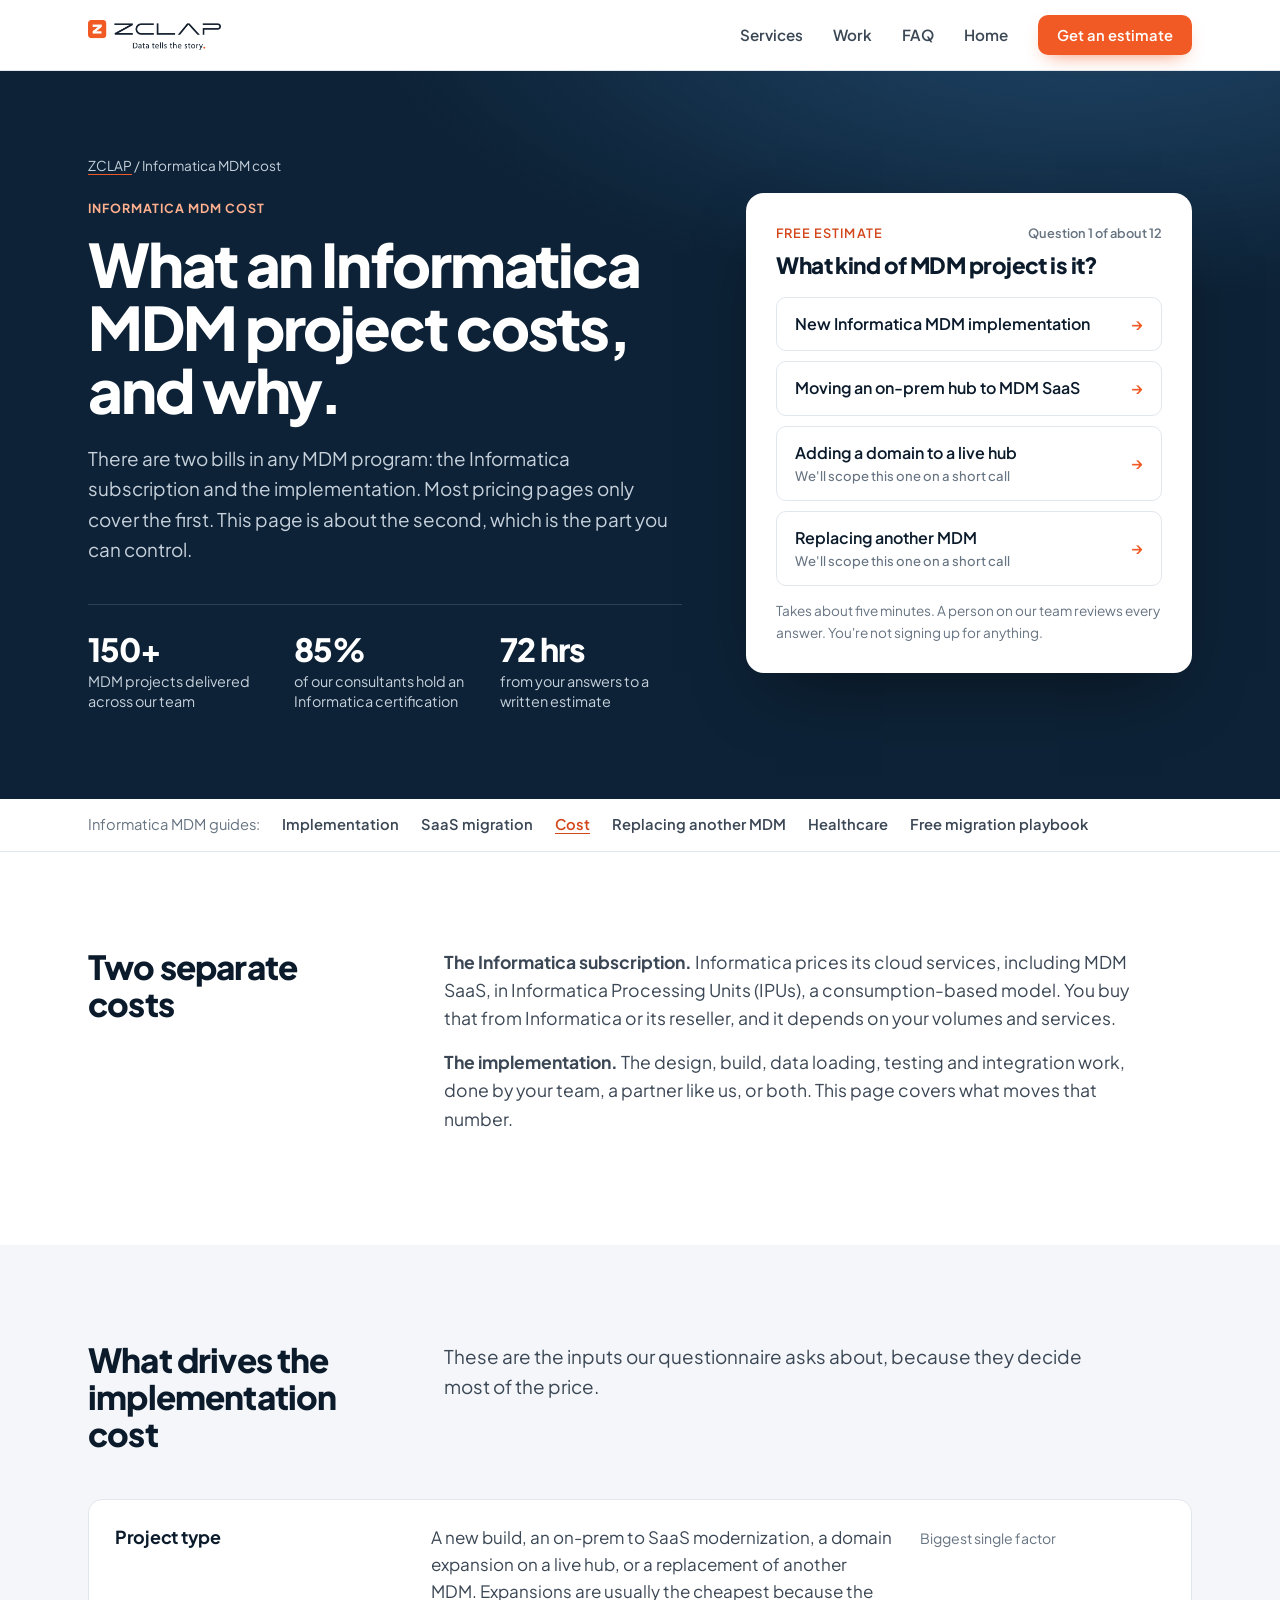
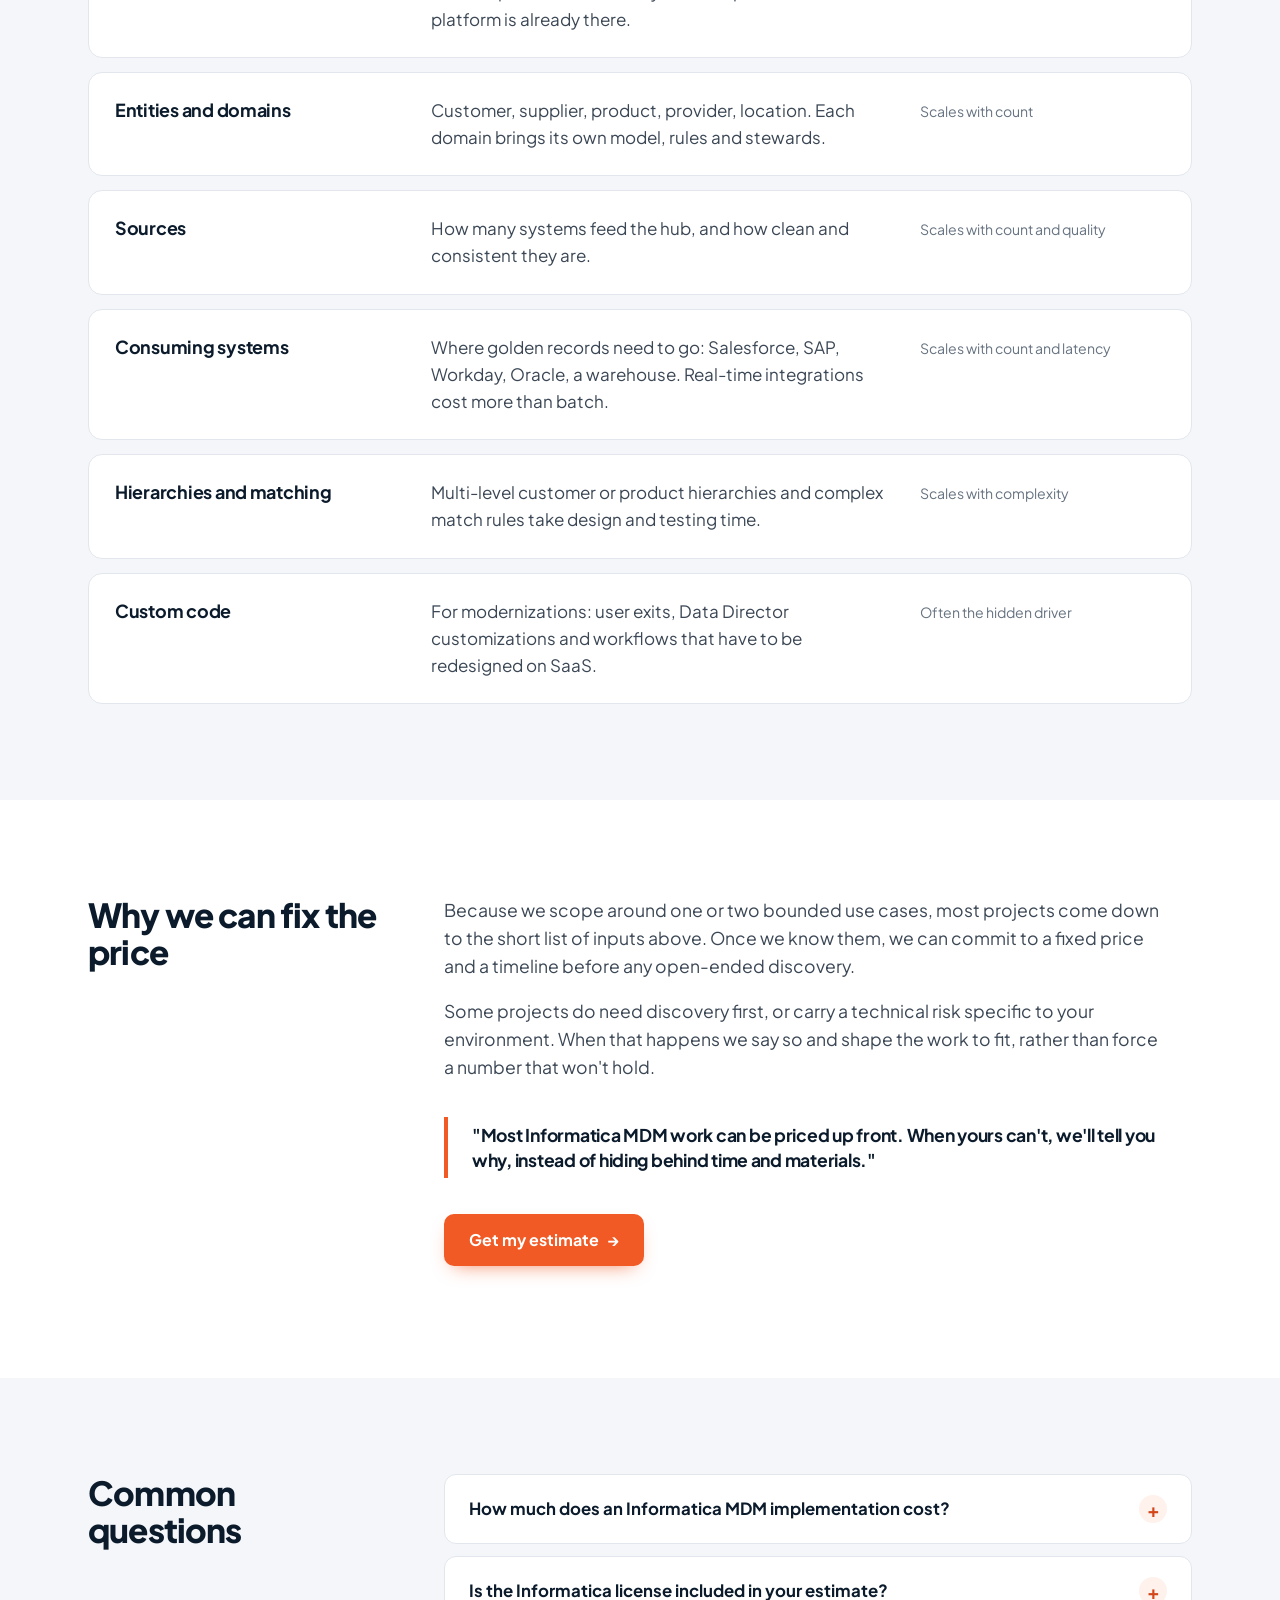
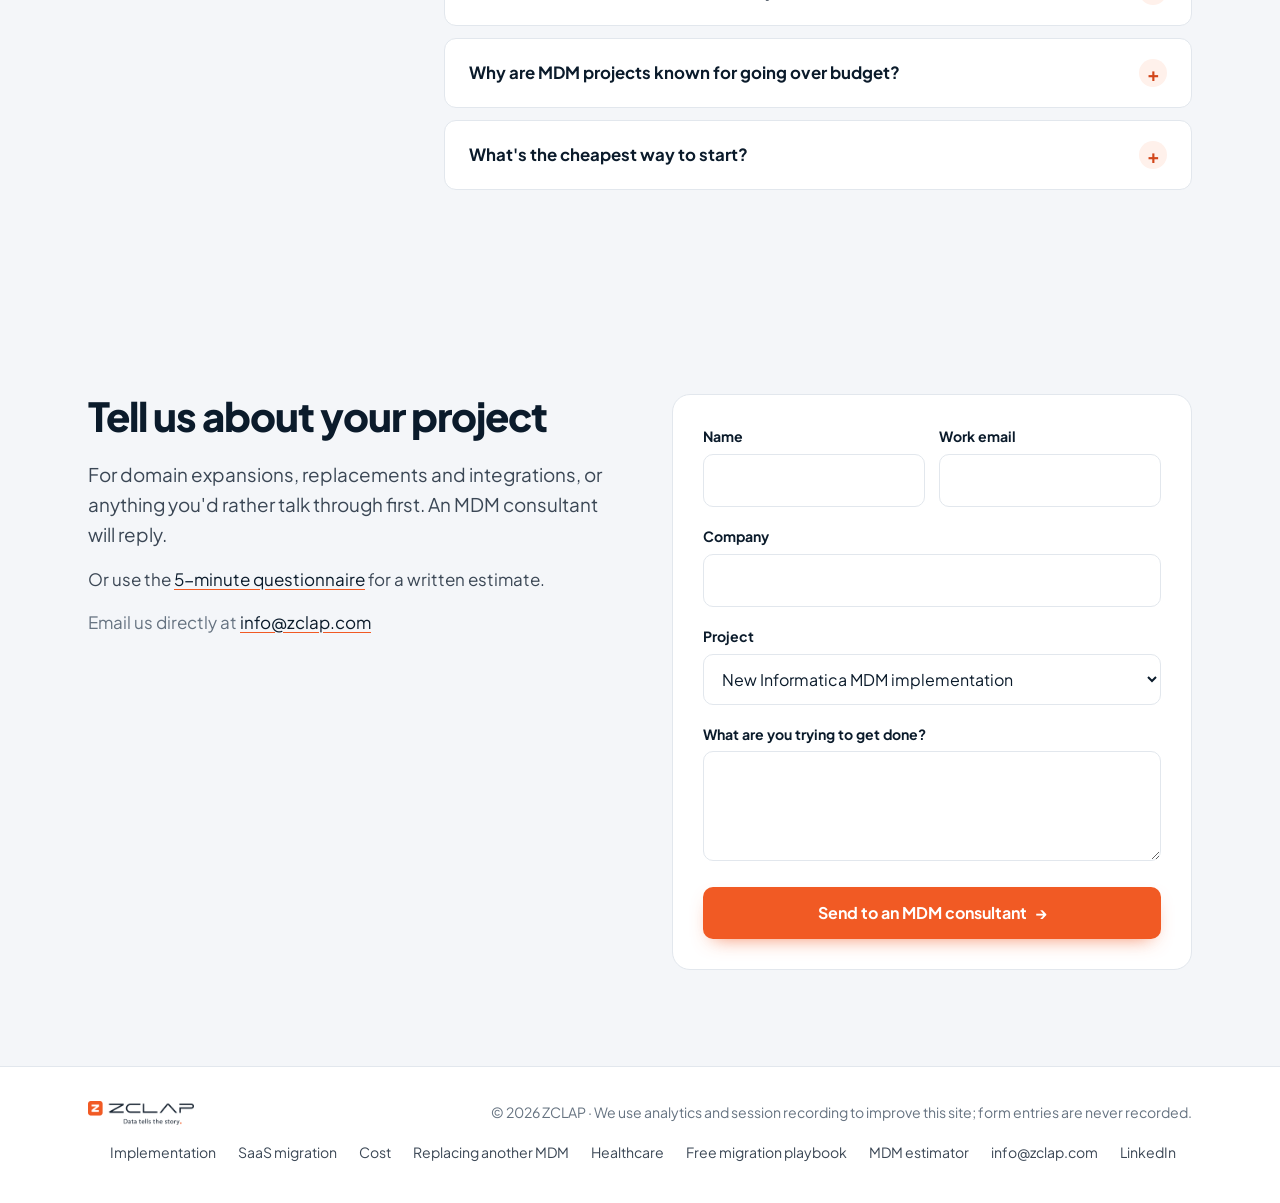
<file: informatica-mdm-cost/index.html>
<!DOCTYPE html>
<html lang="en">
<head>
<meta charset="UTF-8">
<meta name="viewport" content="width=device-width, initial-scale=1.0">
<title>Informatica MDM Implementation Cost: What Drives It | ZCLAP</title>
<meta name="description" content="What an Informatica MDM implementation costs depends on entities, sources, systems, hierarchies and custom code. See the drivers and get an estimate in 72 hours.">
<meta name="robots" content="noindex"><!-- preview only: remove when this goes live on zclap.com -->
<link rel="canonical" href="https://zclap.com/informatica-mdm-cost/">
<link rel="icon" type="image/png" href="../assets/favicon.png">
<meta property="og:type" content="article">
<meta property="og:url" content="https://zclap.com/informatica-mdm-cost/">
<meta property="og:title" content="Informatica MDM Implementation Cost: What Drives It | ZCLAP">
<meta property="og:description" content="What an Informatica MDM implementation costs depends on entities, sources, systems, hierarchies and custom code. See the drivers and get an estimate in 72 hours.">
<meta property="og:image" content="https://zclap.com/assets/og-image.png">
<meta name="twitter:card" content="summary_large_image">
<link rel="preconnect" href="https://fonts.googleapis.com">
<link rel="preconnect" href="https://fonts.gstatic.com" crossorigin>
<link href="https://fonts.googleapis.com/css2?family=Plus+Jakarta+Sans:wght@400;500;600;700;800&display=swap" rel="stylesheet">
<link rel="stylesheet" href="../styles.css">
<script type="application/ld+json">{"@context": "https://schema.org", "@type": "Service", "name": "Informatica MDM cost", "serviceType": "Informatica MDM consulting", "provider": {"@type": "ProfessionalService", "name": "ZCLAP", "url": "https://zclap.com/"}, "areaServed": "US", "url": "https://zclap.com/informatica-mdm-cost/", "description": "What an Informatica MDM implementation costs depends on entities, sources, systems, hierarchies and custom code. See the drivers and get an estimate in 72 hours."}</script>
<script type="application/ld+json">{"@context": "https://schema.org", "@type": "BreadcrumbList", "itemListElement": [{"@type": "ListItem", "position": 1, "name": "ZCLAP", "item": "https://zclap.com/"}, {"@type": "ListItem", "position": 2, "name": "Informatica MDM cost", "item": "https://zclap.com/informatica-mdm-cost/"}]}</script>
<script type="application/ld+json" data-faq>{"@context": "https://schema.org", "@type": "FAQPage", "mainEntity": [{"@type": "Question", "name": "How much does an Informatica MDM implementation cost?", "acceptedAnswer": {"@type": "Answer", "text": "It depends on the project type, the number of domains, sources and consuming systems, hierarchy and match complexity, and any custom code. Answer the 5-minute questionnaire and we'll send a cost range for your project within 72 hours."}}, {"@type": "Question", "name": "Is the Informatica license included in your estimate?", "acceptedAnswer": {"@type": "Answer", "text": "No. Our estimate covers the implementation. The Informatica subscription is priced by Informatica in IPUs and bought separately."}}, {"@type": "Question", "name": "Why are MDM projects known for going over budget?", "acceptedAnswer": {"@type": "Answer", "text": "Open-ended scope. Programs that try to master every domain at once, without a business outcome to stop at, keep growing. Bounded use cases keep the inputs known and the price fixed."}}, {"@type": "Question", "name": "What's the cheapest way to start?", "acceptedAnswer": {"@type": "Answer", "text": "One domain and one outcome, or an expansion of a hub you already run. Both reuse what's in place."}}]}</script>
<script async src="https://www.googletagmanager.com/gtag/js?id=G-QG1B2QHK2T"></script>
<script>window.dataLayer=window.dataLayer||[];function gtag(){dataLayer.push(arguments);}gtag('js',new Date());gtag('config','G-QG1B2QHK2T');gtag('config','AW-18483009453');</script>
</head>
<body>
<!-- Built by build.py from pages/informatica-mdm-cost.html. Edit that file, not this one. -->
<header class="top">
  <div class="wrap">
    <a href="../" aria-label="ZCLAP home"><img src="../assets/logo-dark.png" alt="ZCLAP" width="142" height="32"></a>
    <button class="menu" aria-label="Menu" aria-expanded="false" aria-controls="menu">☰</button>
    <nav id="menu">
      <a href="../#services">Services</a>
      <a href="../#work">Work</a>
      <a href="#faq">FAQ</a>
      <a href="../">Home</a>
      <a class="btn btn-primary" href="#start" data-track="nav_estimate">Get an estimate</a>
    </nav>
  </div>
</header>
<main>
<section class="hero">
  <div class="wrap">
    <div>
      <nav class="crumbs" aria-label="Breadcrumb"><a href="../">ZCLAP</a> / <span>Informatica MDM cost</span></nav>
      <span class="kicker">Informatica MDM cost</span>
      <h1>What an Informatica MDM project costs, and why.</h1>
      <p class="big">There are two bills in any MDM program: the Informatica subscription and the implementation. Most pricing pages only cover the first. This page is about the second, which is the part you can control.</p>
      <div class="hero-proof">
        <div><b>150+</b>MDM projects delivered across our team</div>
        <div><b>85%</b>of our consultants hold an Informatica certification</div>
        <div><b>72 hrs</b>from your answers to a written estimate</div>
      </div>
    </div>
    <div class="starter" id="start">
      <div class="step"><span>Free estimate</span><span>Question 1 of about 12</span></div>
      <h2>What kind of MDM project is it?</h2>
      <a class="choice" href="https://zclap.com/estimator/index.html" data-project="new"><span>New Informatica MDM implementation</span><span class="arrow">→</span></a>
      <a class="choice" href="https://zclap.com/estimator/index.html" data-project="modernize"><span>Moving an on-prem hub to MDM SaaS</span><span class="arrow">→</span></a>
      <a class="choice" href="#contact" data-project="expand"><span>Adding a domain to a live hub<small>We'll scope this one on a short call</small></span><span class="arrow">→</span></a>
      <a class="choice" href="#contact" data-project="replace"><span>Replacing another MDM<small>We'll scope this one on a short call</small></span><span class="arrow">→</span></a>
      <p class="fine">Takes about five minutes. A person on our team reviews every answer. You're not signing up for anything.</p>
    </div>
  </div>
</section>
<div class="topics"><div class="wrap"><span>Informatica MDM guides:</span> <a href="../informatica-mdm-implementation/">Implementation</a> <a href="../informatica-mdm-saas-migration/">SaaS migration</a> <a href="../informatica-mdm-cost/" aria-current=page>Cost</a> <a href="../informatica-mdm-replacement/">Replacing another MDM</a> <a href="../healthcare/">Healthcare</a> <a href="../mdm-saas-migration-playbook/">Free migration playbook</a></div></div>
<section class="sec">
  <div class="wrap split">
    <div class="label"><h2>Two separate costs</h2></div>
    <div class="prose">
      <p><b>The Informatica subscription.</b> Informatica prices its cloud services, including MDM SaaS, in Informatica Processing Units (IPUs), a consumption-based model. You buy that from Informatica or its reseller, and it depends on your volumes and services.</p>
      <p><b>The implementation.</b> The design, build, data loading, testing and integration work, done by your team, a partner like us, or both. This page covers what moves that number.</p>
      <!-- TO CONFIRM with Manas: typical implementation ranges by project type (even wide ones), to add as a table here. Pages with real ranges are the ones search engines and AI answers quote. -->
    </div>
  </div>
</section>

<section class="sec tint">
  <div class="wrap">
    <div class="split" style="margin-bottom:30px">
      <div class="label"><h2>What drives the implementation cost</h2></div>
      <p class="big" style="margin:0">These are the inputs our questionnaire asks about, because they decide most of the price.</p>
    </div>
    <div class="svc">
      <div class="svc-row"><h3>Project type</h3><p>A new build, an on-prem to SaaS modernization, a domain expansion on a live hub, or a replacement of another MDM. Expansions are usually the cheapest because the platform is already there.</p><div class="how">Biggest single factor</div></div>
      <div class="svc-row"><h3>Entities and domains</h3><p>Customer, supplier, product, provider, location. Each domain brings its own model, rules and stewards.</p><div class="how">Scales with count</div></div>
      <div class="svc-row"><h3>Sources</h3><p>How many systems feed the hub, and how clean and consistent they are.</p><div class="how">Scales with count and quality</div></div>
      <div class="svc-row"><h3>Consuming systems</h3><p>Where golden records need to go: Salesforce, SAP, Workday, Oracle, a warehouse. Real-time integrations cost more than batch.</p><div class="how">Scales with count and latency</div></div>
      <div class="svc-row"><h3>Hierarchies and matching</h3><p>Multi-level customer or product hierarchies and complex match rules take design and testing time.</p><div class="how">Scales with complexity</div></div>
      <div class="svc-row"><h3>Custom code</h3><p>For modernizations: user exits, Data Director customizations and workflows that have to be redesigned on SaaS.</p><div class="how">Often the hidden driver</div></div>
    </div>
  </div>
</section>

<section class="sec">
  <div class="wrap split">
    <div class="label"><h2>Why we can fix the price</h2></div>
    <div class="prose">
      <p>Because we scope around one or two bounded use cases, most projects come down to the short list of inputs above. Once we know them, we can commit to a fixed price and a timeline before any open-ended discovery.</p>
      <p>Some projects do need discovery first, or carry a technical risk specific to your environment. When that happens we say so and shape the work to fit, rather than force a number that won't hold.</p>
      <p class="pull">"Most Informatica MDM work can be priced up front. When yours can't, we'll tell you why, instead of hiding behind time and materials."</p>
      <p><a class="btn btn-primary" href="#start" data-track="cost_cta">Get my estimate <span class="arrow">→</span></a></p>
    </div>
  </div>
</section>

<section class="sec tint" id="faq">
  <div class="wrap split">
    <div class="label"><h2>Common questions</h2></div>
    <div>
      <details><summary>How much does an Informatica MDM implementation cost?</summary><p>It depends on the project type, the number of domains, sources and consuming systems, hierarchy and match complexity, and any custom code. Answer the 5-minute questionnaire and we'll send a cost range for your project within 72 hours.</p></details>
      <details><summary>Is the Informatica license included in your estimate?</summary><p>No. Our estimate covers the implementation. The Informatica subscription is priced by Informatica in IPUs and bought separately.</p></details>
      <details><summary>Why are MDM projects known for going over budget?</summary><p>Open-ended scope. Programs that try to master every domain at once, without a business outcome to stop at, keep growing. Bounded use cases keep the inputs known and the price fixed.</p></details>
      <details><summary>What's the cheapest way to start?</summary><p>One domain and one outcome, or an expansion of a hub you already run. Both reuse what's in place.</p></details>
    </div>
  </div>
</section>

<section class="sec tint contact" id="contact">
  <div class="wrap">
    <div>
      <h2>Tell us about your project</h2>
      <p class="big">For domain expansions, replacements and integrations, or anything you'd rather talk through first. An MDM consultant will reply.</p>
      <p>Or use the <a href="#start">5-minute questionnaire</a> for a written estimate.</p>
      <p class="mute">Email us directly at <a href="mailto:info@zclap.com">info@zclap.com</a></p>
    </div>
    <form data-clarity-mask="true" id="contact-form" data-web3 action="https://api.web3forms.com/submit" method="POST">
      <div class="ok"><h3>Thanks, it's with our team.</h3><p>An MDM consultant will be in touch shortly.</p></div>
      <div class="fields">
        <input type="hidden" name="access_key" value="fde866e1-2dad-4c62-838c-498b62151c5c">
        <input type="hidden" name="subject" value="New inquiry from zclap.com/informatica-mdm-cost">
        <input type="checkbox" name="botcheck" style="display:none" tabindex="-1" autocomplete="off">
        <div class="pair">
          <div><label for="f-name">Name</label><input id="f-name" name="name" required autocomplete="name"></div>
          <div><label for="f-email">Work email</label><input id="f-email" name="email" type="email" required autocomplete="email"></div>
        </div>
        <label for="f-company">Company</label><input id="f-company" name="company" required autocomplete="organization">
        <label for="f-type">Project</label>
        <select id="f-type" name="project_type">
          <option data-project="new">New Informatica MDM implementation</option>
          <option data-project="modernize">On-prem to SaaS modernization</option>
          <option data-project="expand">Adding a domain</option>
          <option data-project="replace">Replacing another MDM</option>
          <option data-project="integrate">Integration with Salesforce, SAP, Workday or Oracle</option>
          <option data-project="other">Something else</option>
        </select>
        <label for="f-msg">What are you trying to get done?</label><textarea id="f-msg" name="message" required></textarea>
        <button class="btn btn-primary" type="submit" style="width:100%;justify-content:center">Send to an MDM consultant <span class="arrow">→</span></button>
      </div>
    </form>
  </div>
</section>
</main>
<footer>
  <div class="wrap">
    <img src="../assets/logo-dark.png" alt="ZCLAP" width="107" height="24">
    <span>© 2026 ZCLAP · We use analytics and session recording to improve this site; form entries are never recorded.</span>
    <span class="flinks"><a href="../informatica-mdm-implementation/">Implementation</a><a href="../informatica-mdm-saas-migration/">SaaS migration</a><a href="../informatica-mdm-cost/">Cost</a><a href="../informatica-mdm-replacement/">Replacing another MDM</a><a href="../healthcare/">Healthcare</a><a href="../mdm-saas-migration-playbook/">Free migration playbook</a><a href="https://zclap.com/estimator/">MDM estimator</a><a href="mailto:info@zclap.com">info@zclap.com</a><a href="https://www.linkedin.com/company/zclap-inc/" rel="noopener">LinkedIn</a></span>
  </div>
</footer>
<div class="mbar"><a class="btn btn-primary" href="#start" data-track="mobile_bar">Get a free MDM estimate <span class="arrow">→</span></a></div>
<script src="../site.js" defer></script>
</body>
</html>
</file>
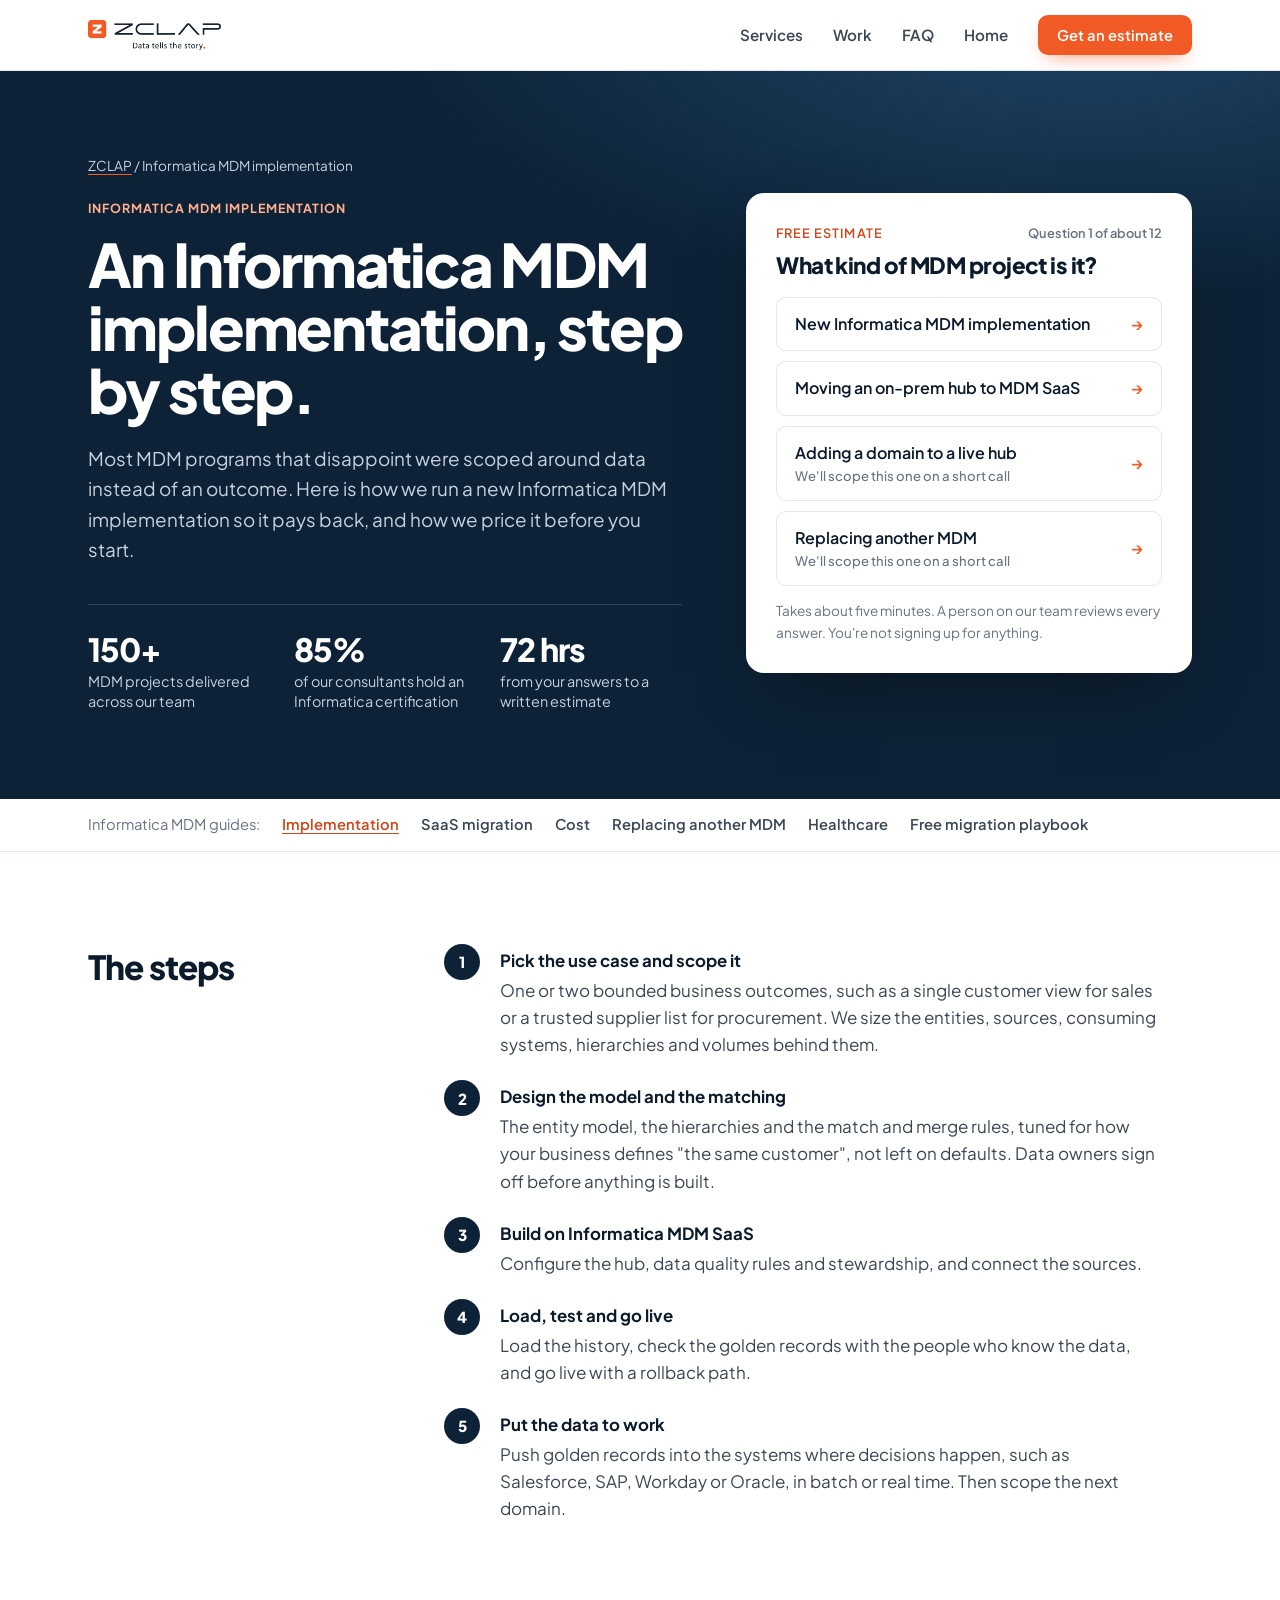
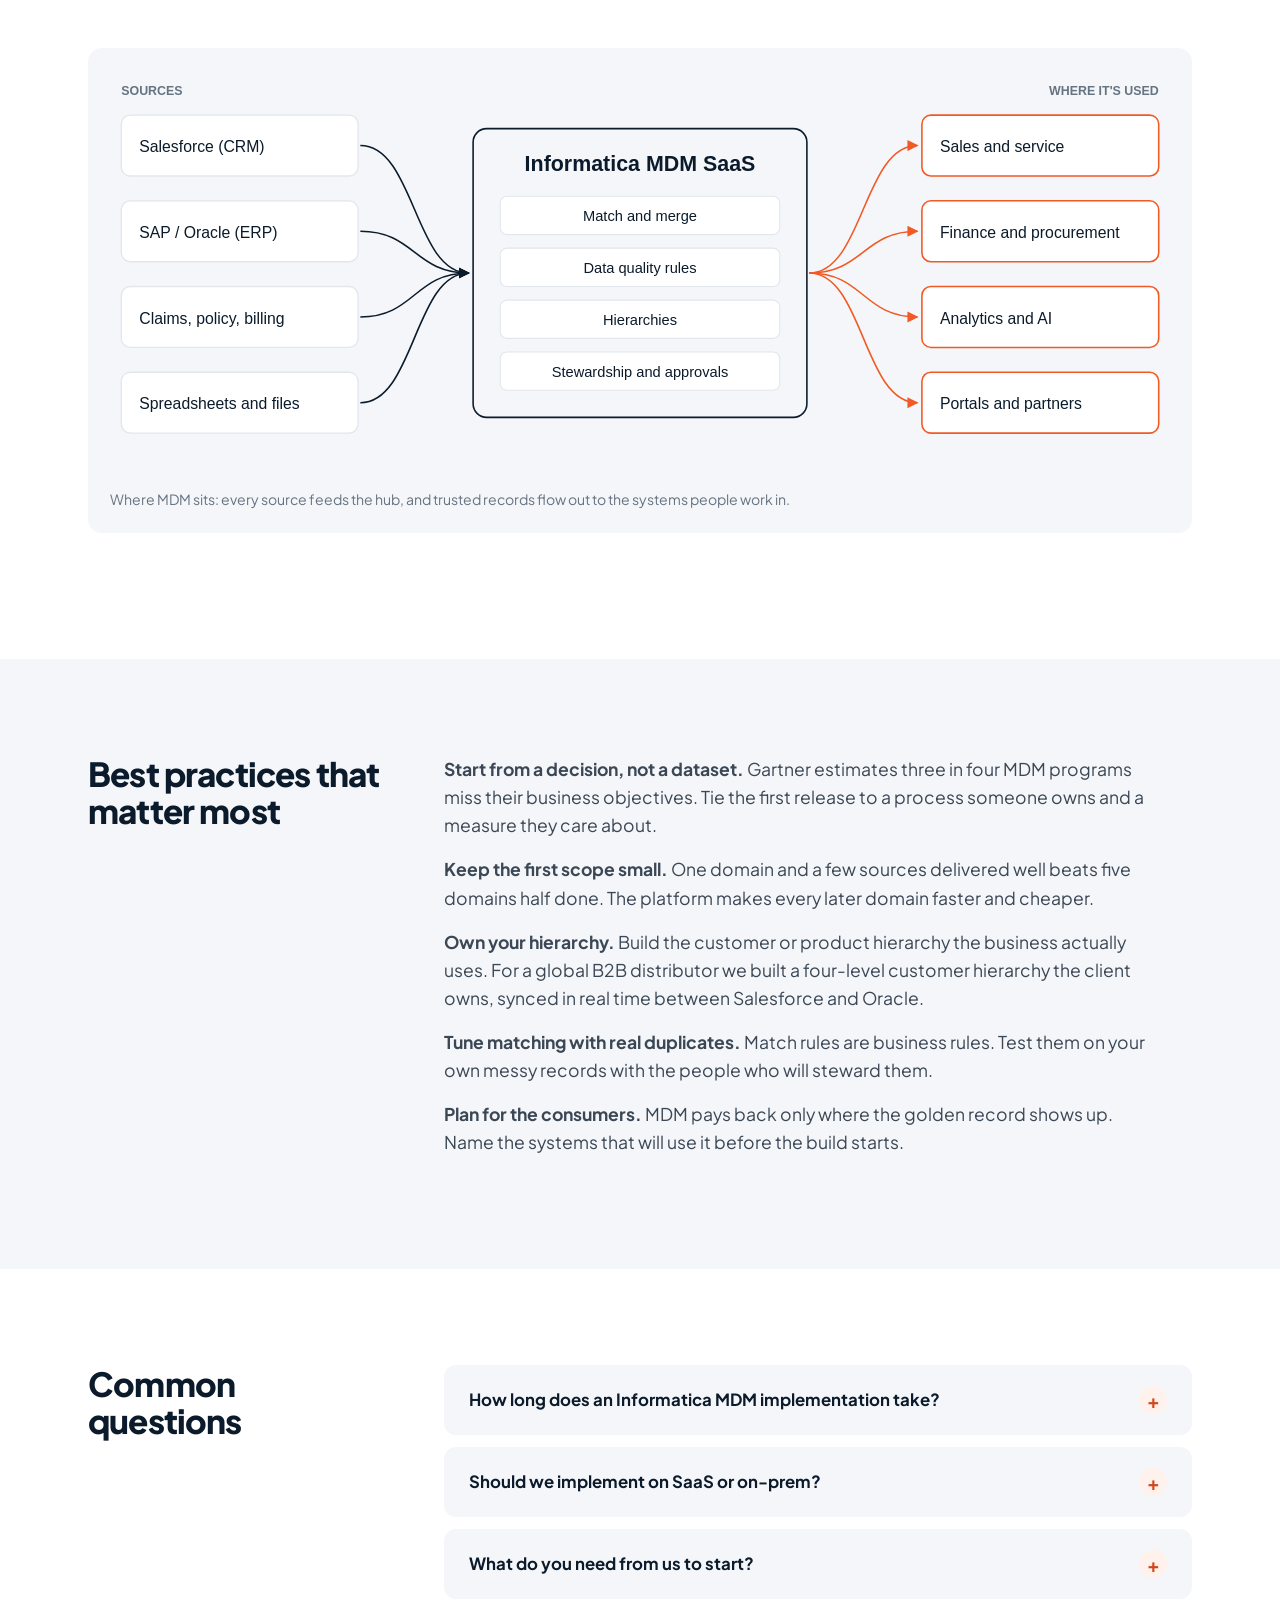
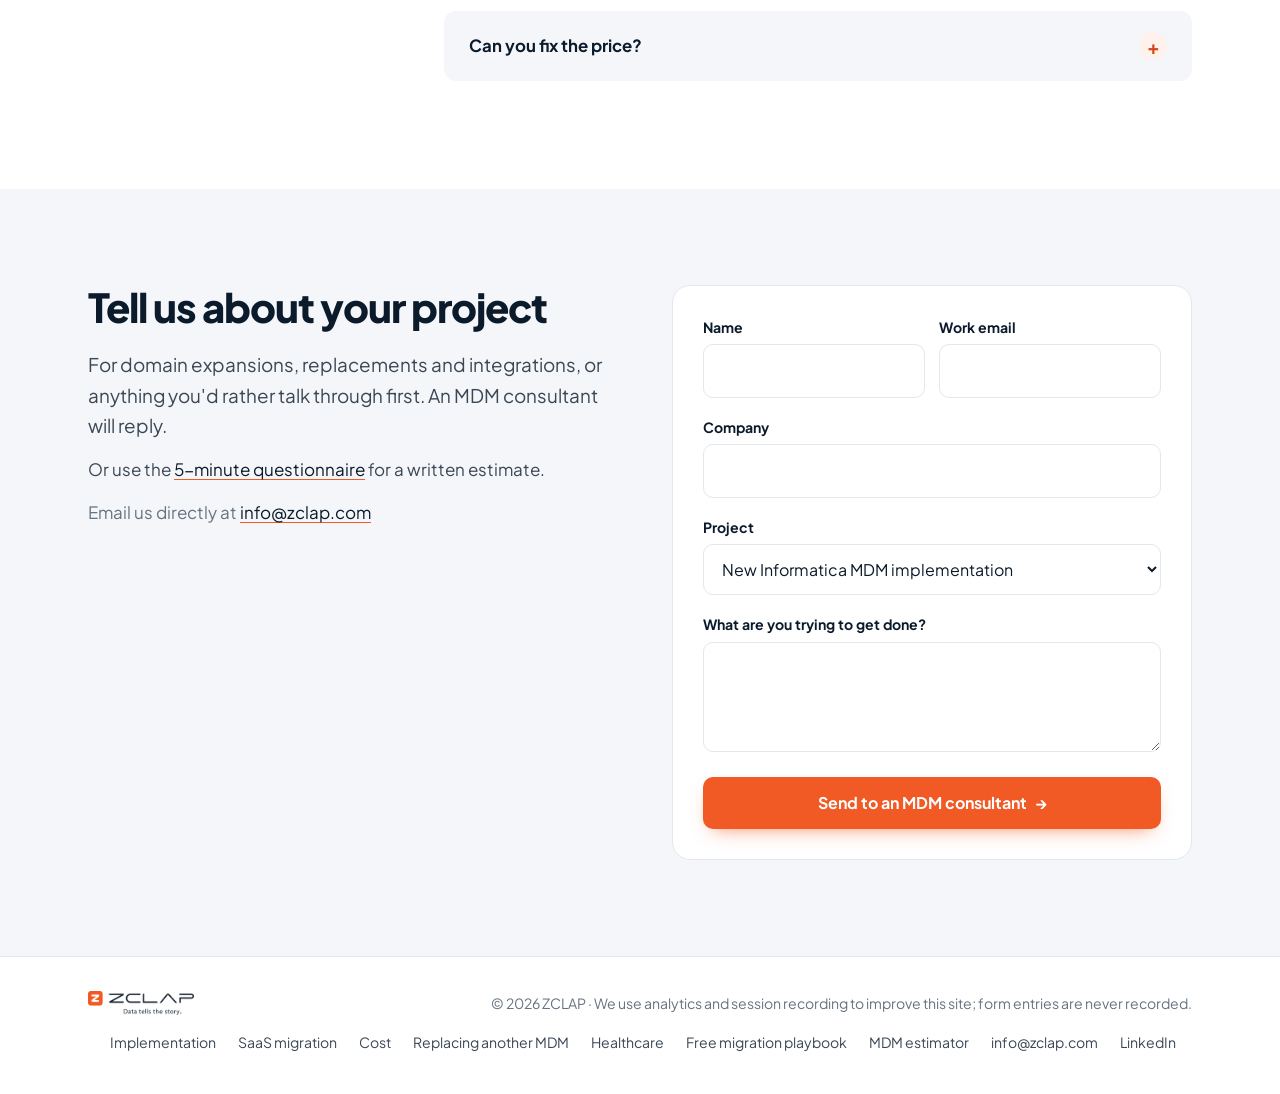
<file: informatica-mdm-implementation/index.html>
<!DOCTYPE html>
<html lang="en">
<head>
<meta charset="UTF-8">
<meta name="viewport" content="width=device-width, initial-scale=1.0">
<title>Informatica MDM Implementation: Steps & Best Practices</title>
<meta name="description" content="How an Informatica MDM implementation runs: use case, model and match design, MDM SaaS build, go-live and integration. Fixed-price estimate in 72 hours.">
<meta name="robots" content="noindex"><!-- preview only: remove when this goes live on zclap.com -->
<link rel="canonical" href="https://zclap.com/informatica-mdm-implementation/">
<link rel="icon" type="image/png" href="../assets/favicon.png">
<meta property="og:type" content="article">
<meta property="og:url" content="https://zclap.com/informatica-mdm-implementation/">
<meta property="og:title" content="Informatica MDM Implementation: Steps &amp; Best Practices">
<meta property="og:description" content="How an Informatica MDM implementation runs: use case, model and match design, MDM SaaS build, go-live and integration. Fixed-price estimate in 72 hours.">
<meta property="og:image" content="https://zclap.com/assets/og-image.png">
<meta name="twitter:card" content="summary_large_image">
<link rel="preconnect" href="https://fonts.googleapis.com">
<link rel="preconnect" href="https://fonts.gstatic.com" crossorigin>
<link href="https://fonts.googleapis.com/css2?family=Plus+Jakarta+Sans:wght@400;500;600;700;800&display=swap" rel="stylesheet">
<link rel="stylesheet" href="../styles.css">
<script type="application/ld+json">{"@context": "https://schema.org", "@type": "Service", "name": "Informatica MDM implementation", "serviceType": "Informatica MDM consulting", "provider": {"@type": "ProfessionalService", "name": "ZCLAP", "url": "https://zclap.com/"}, "areaServed": "US", "url": "https://zclap.com/informatica-mdm-implementation/", "description": "How an Informatica MDM implementation runs: use case, model and match design, MDM SaaS build, go-live and integration. Fixed-price estimate in 72 hours."}</script>
<script type="application/ld+json">{"@context": "https://schema.org", "@type": "BreadcrumbList", "itemListElement": [{"@type": "ListItem", "position": 1, "name": "ZCLAP", "item": "https://zclap.com/"}, {"@type": "ListItem", "position": 2, "name": "Informatica MDM implementation", "item": "https://zclap.com/informatica-mdm-implementation/"}]}</script>
<script type="application/ld+json" data-faq>{"@context": "https://schema.org", "@type": "FAQPage", "mainEntity": [{"@type": "Question", "name": "How long does an Informatica MDM implementation take?", "acceptedAnswer": {"@type": "Answer", "text": "It depends on the number of entities, sources, hierarchies and consuming systems. Answer the questionnaire and your estimate gives you a timeline in weeks for your scope."}}, {"@type": "Question", "name": "Should we implement on SaaS or on-prem?", "acceptedAnswer": {"@type": "Answer", "text": "For new implementations we recommend Informatica MDM SaaS. It removes the servers and scaling work that made MDM slow in the past. Hybrid setups are possible where a system has to stay on-prem."}}, {"@type": "Question", "name": "What do you need from us to start?", "acceptedAnswer": {"@type": "Answer", "text": "An owner for the business outcome, access to the source systems, and data stewards who know the records. The questionnaire covers the rest."}}, {"@type": "Question", "name": "Can you fix the price?", "acceptedAnswer": {"@type": "Answer", "text": "For most new implementations, yes, because we scope around bounded use cases with known inputs. See what drives the cost ."}}]}</script>
<script async src="https://www.googletagmanager.com/gtag/js?id=G-QG1B2QHK2T"></script>
<script>window.dataLayer=window.dataLayer||[];function gtag(){dataLayer.push(arguments);}gtag('js',new Date());gtag('config','G-QG1B2QHK2T');gtag('config','AW-18483009453');</script>
</head>
<body>
<!-- Built by build.py from pages/informatica-mdm-implementation.html. Edit that file, not this one. -->
<header class="top">
  <div class="wrap">
    <a href="../" aria-label="ZCLAP home"><img src="../assets/logo-dark.png" alt="ZCLAP" width="142" height="32"></a>
    <button class="menu" aria-label="Menu" aria-expanded="false" aria-controls="menu">☰</button>
    <nav id="menu">
      <a href="../#services">Services</a>
      <a href="../#work">Work</a>
      <a href="#faq">FAQ</a>
      <a href="../">Home</a>
      <a class="btn btn-primary" href="#start" data-track="nav_estimate">Get an estimate</a>
    </nav>
  </div>
</header>
<main>
<section class="hero">
  <div class="wrap">
    <div>
      <nav class="crumbs" aria-label="Breadcrumb"><a href="../">ZCLAP</a> / <span>Informatica MDM implementation</span></nav>
      <span class="kicker">Informatica MDM implementation</span>
      <h1>An Informatica MDM implementation, step by step.</h1>
      <p class="big">Most MDM programs that disappoint were scoped around data instead of an outcome. Here is how we run a new Informatica MDM implementation so it pays back, and how we price it before you start.</p>
      <div class="hero-proof">
        <div><b>150+</b>MDM projects delivered across our team</div>
        <div><b>85%</b>of our consultants hold an Informatica certification</div>
        <div><b>72 hrs</b>from your answers to a written estimate</div>
      </div>
    </div>
    <div class="starter" id="start">
      <div class="step"><span>Free estimate</span><span>Question 1 of about 12</span></div>
      <h2>What kind of MDM project is it?</h2>
      <a class="choice" href="https://zclap.com/estimator/index.html" data-project="new"><span>New Informatica MDM implementation</span><span class="arrow">→</span></a>
      <a class="choice" href="https://zclap.com/estimator/index.html" data-project="modernize"><span>Moving an on-prem hub to MDM SaaS</span><span class="arrow">→</span></a>
      <a class="choice" href="#contact" data-project="expand"><span>Adding a domain to a live hub<small>We'll scope this one on a short call</small></span><span class="arrow">→</span></a>
      <a class="choice" href="#contact" data-project="replace"><span>Replacing another MDM<small>We'll scope this one on a short call</small></span><span class="arrow">→</span></a>
      <p class="fine">Takes about five minutes. A person on our team reviews every answer. You're not signing up for anything.</p>
    </div>
  </div>
</section>
<div class="topics"><div class="wrap"><span>Informatica MDM guides:</span> <a href="../informatica-mdm-implementation/" aria-current=page>Implementation</a> <a href="../informatica-mdm-saas-migration/">SaaS migration</a> <a href="../informatica-mdm-cost/">Cost</a> <a href="../informatica-mdm-replacement/">Replacing another MDM</a> <a href="../healthcare/">Healthcare</a> <a href="../mdm-saas-migration-playbook/">Free migration playbook</a></div></div>
<section class="sec">
  <div class="wrap split">
    <div class="label"><h2>The steps</h2></div>
    <div class="prose">
      <ol class="steps" style="margin-top:0">
        <li><b>Pick the use case and scope it</b>One or two bounded business outcomes, such as a single customer view for sales or a trusted supplier list for procurement. We size the entities, sources, consuming systems, hierarchies and volumes behind them.</li>
        <li><b>Design the model and the matching</b>The entity model, the hierarchies and the match and merge rules, tuned for how your business defines "the same customer", not left on defaults. Data owners sign off before anything is built.</li>
        <li><b>Build on Informatica MDM SaaS</b>Configure the hub, data quality rules and stewardship, and connect the sources.</li>
        <li><b>Load, test and go live</b>Load the history, check the golden records with the people who know the data, and go live with a rollback path.</li>
        <li><b>Put the data to work</b>Push golden records into the systems where decisions happen, such as Salesforce, SAP, Workday or Oracle, in batch or real time. Then scope the next domain.</li>
      </ol>
    </div>
  </div>
</section>

<section class="sec" style="padding-top:0">
  <div class="wrap"><figure class="fig"><img src="../assets/fig-architecture.svg" alt="Sources feed Informatica MDM SaaS, which sends trusted golden records to the systems people use" width="940" height="360" loading="lazy"><figcaption>Where MDM sits: every source feeds the hub, and trusted records flow out to the systems people work in.</figcaption></figure></div>
</section>

<section class="sec tint">
  <div class="wrap split">
    <div class="label"><h2>Best practices that matter most</h2></div>
    <div class="prose">
      <p><b>Start from a decision, not a dataset.</b> Gartner estimates three in four MDM programs miss their business objectives. Tie the first release to a process someone owns and a measure they care about.</p>
      <p><b>Keep the first scope small.</b> One domain and a few sources delivered well beats five domains half done. The platform makes every later domain faster and cheaper.</p>
      <p><b>Own your hierarchy.</b> Build the customer or product hierarchy the business actually uses. For a global B2B distributor we built a four-level customer hierarchy the client owns, synced in real time between Salesforce and Oracle.</p>
      <p><b>Tune matching with real duplicates.</b> Match rules are business rules. Test them on your own messy records with the people who will steward them.</p>
      <p><b>Plan for the consumers.</b> MDM pays back only where the golden record shows up. Name the systems that will use it before the build starts.</p>
    </div>
  </div>
</section>

<section class="sec" id="faq">
  <div class="wrap split">
    <div class="label"><h2>Common questions</h2></div>
    <div>
      <details><summary>How long does an Informatica MDM implementation take?</summary><p>It depends on the number of entities, sources, hierarchies and consuming systems. Answer the questionnaire and your estimate gives you a timeline in weeks for your scope.</p></details>
      <details><summary>Should we implement on SaaS or on-prem?</summary><p>For new implementations we recommend Informatica MDM SaaS. It removes the servers and scaling work that made MDM slow in the past. Hybrid setups are possible where a system has to stay on-prem.</p></details>
      <details><summary>What do you need from us to start?</summary><p>An owner for the business outcome, access to the source systems, and data stewards who know the records. The questionnaire covers the rest.</p></details>
      <details><summary>Can you fix the price?</summary><p>For most new implementations, yes, because we scope around bounded use cases with known inputs. See <a href="../informatica-mdm-cost/">what drives the cost</a>.</p></details>
    </div>
  </div>
</section>

<section class="sec tint contact" id="contact">
  <div class="wrap">
    <div>
      <h2>Tell us about your project</h2>
      <p class="big">For domain expansions, replacements and integrations, or anything you'd rather talk through first. An MDM consultant will reply.</p>
      <p>Or use the <a href="#start">5-minute questionnaire</a> for a written estimate.</p>
      <p class="mute">Email us directly at <a href="mailto:info@zclap.com">info@zclap.com</a></p>
    </div>
    <form data-clarity-mask="true" id="contact-form" data-web3 action="https://api.web3forms.com/submit" method="POST">
      <div class="ok"><h3>Thanks, it's with our team.</h3><p>An MDM consultant will be in touch shortly.</p></div>
      <div class="fields">
        <input type="hidden" name="access_key" value="fde866e1-2dad-4c62-838c-498b62151c5c">
        <input type="hidden" name="subject" value="New inquiry from zclap.com/informatica-mdm-implementation">
        <input type="checkbox" name="botcheck" style="display:none" tabindex="-1" autocomplete="off">
        <div class="pair">
          <div><label for="f-name">Name</label><input id="f-name" name="name" required autocomplete="name"></div>
          <div><label for="f-email">Work email</label><input id="f-email" name="email" type="email" required autocomplete="email"></div>
        </div>
        <label for="f-company">Company</label><input id="f-company" name="company" required autocomplete="organization">
        <label for="f-type">Project</label>
        <select id="f-type" name="project_type">
          <option data-project="new">New Informatica MDM implementation</option>
          <option data-project="modernize">On-prem to SaaS modernization</option>
          <option data-project="expand">Adding a domain</option>
          <option data-project="replace">Replacing another MDM</option>
          <option data-project="integrate">Integration with Salesforce, SAP, Workday or Oracle</option>
          <option data-project="other">Something else</option>
        </select>
        <label for="f-msg">What are you trying to get done?</label><textarea id="f-msg" name="message" required></textarea>
        <button class="btn btn-primary" type="submit" style="width:100%;justify-content:center">Send to an MDM consultant <span class="arrow">→</span></button>
      </div>
    </form>
  </div>
</section>
</main>
<footer>
  <div class="wrap">
    <img src="../assets/logo-dark.png" alt="ZCLAP" width="107" height="24">
    <span>© 2026 ZCLAP · We use analytics and session recording to improve this site; form entries are never recorded.</span>
    <span class="flinks"><a href="../informatica-mdm-implementation/">Implementation</a><a href="../informatica-mdm-saas-migration/">SaaS migration</a><a href="../informatica-mdm-cost/">Cost</a><a href="../informatica-mdm-replacement/">Replacing another MDM</a><a href="../healthcare/">Healthcare</a><a href="../mdm-saas-migration-playbook/">Free migration playbook</a><a href="https://zclap.com/estimator/">MDM estimator</a><a href="mailto:info@zclap.com">info@zclap.com</a><a href="https://www.linkedin.com/company/zclap-inc/" rel="noopener">LinkedIn</a></span>
  </div>
</footer>
<div class="mbar"><a class="btn btn-primary" href="#start" data-track="mobile_bar">Get a free MDM estimate <span class="arrow">→</span></a></div>
<script src="../site.js" defer></script>
</body>
</html>
</file>
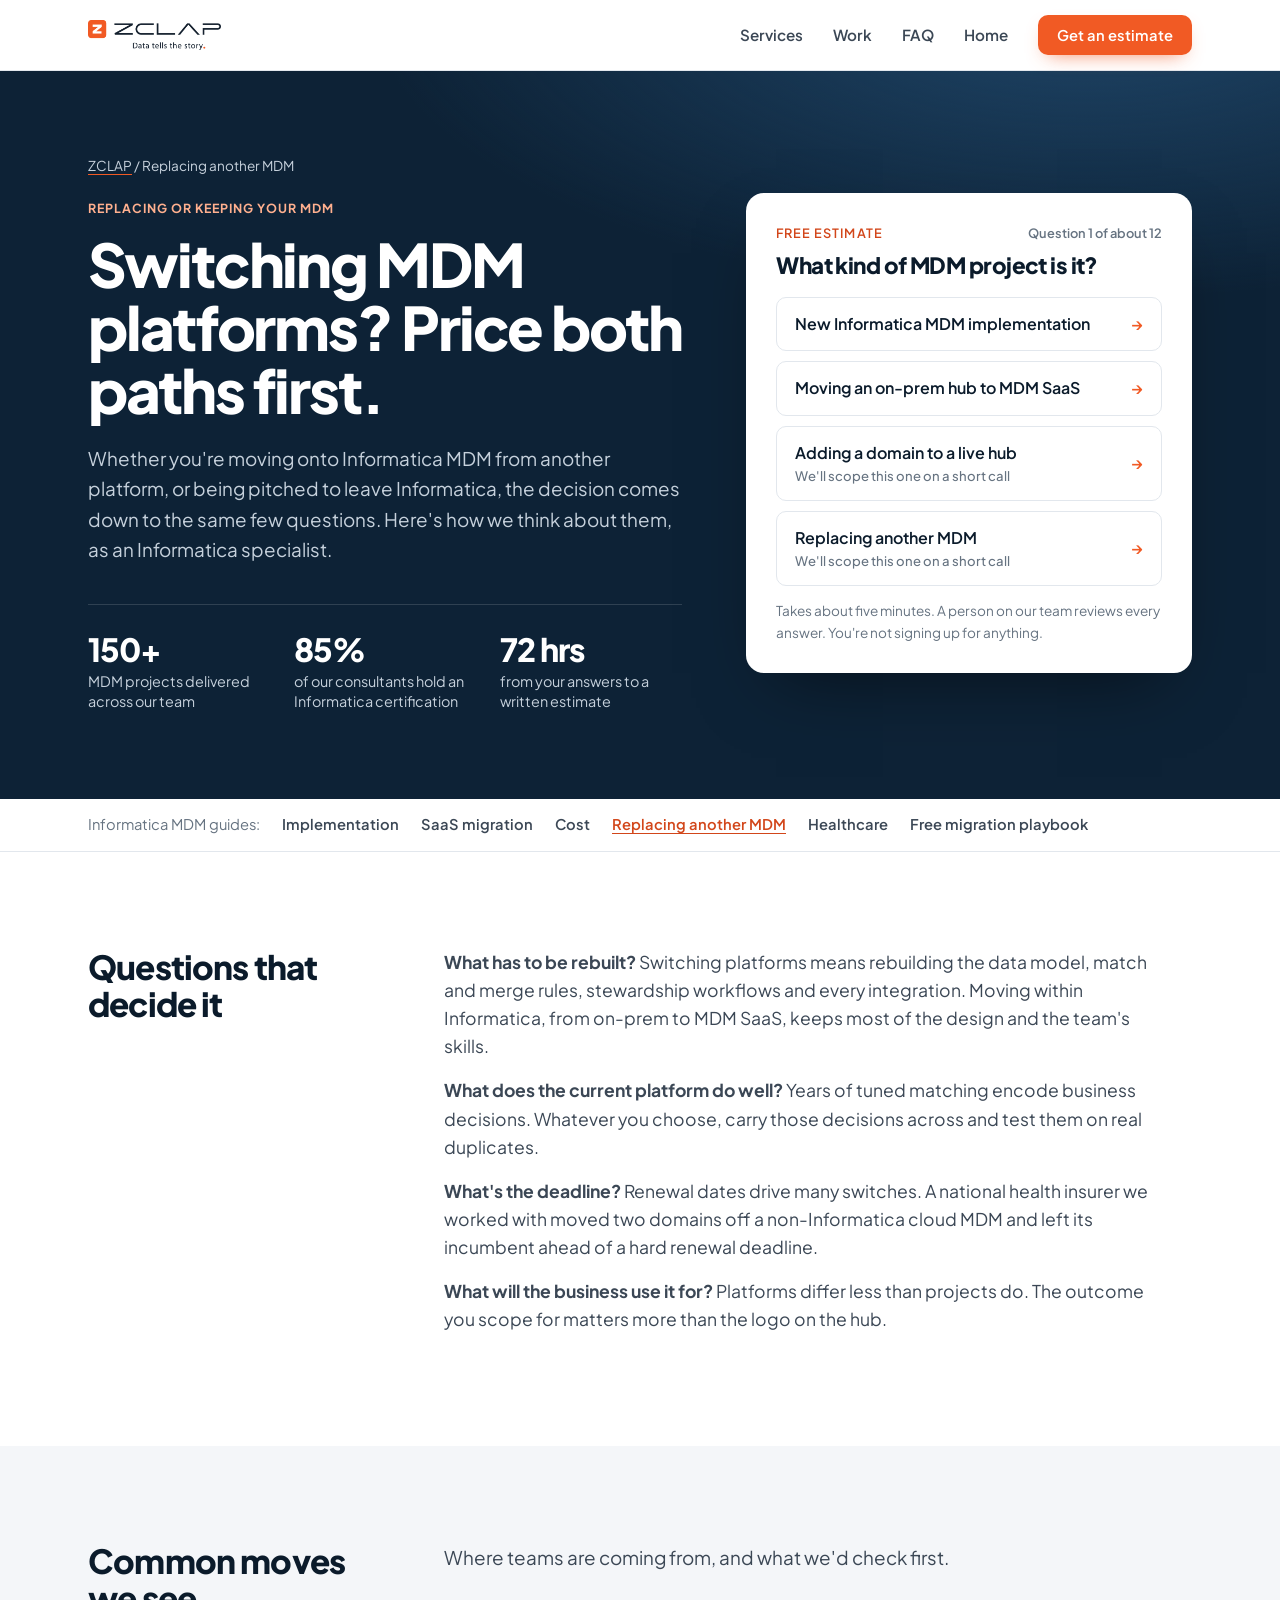
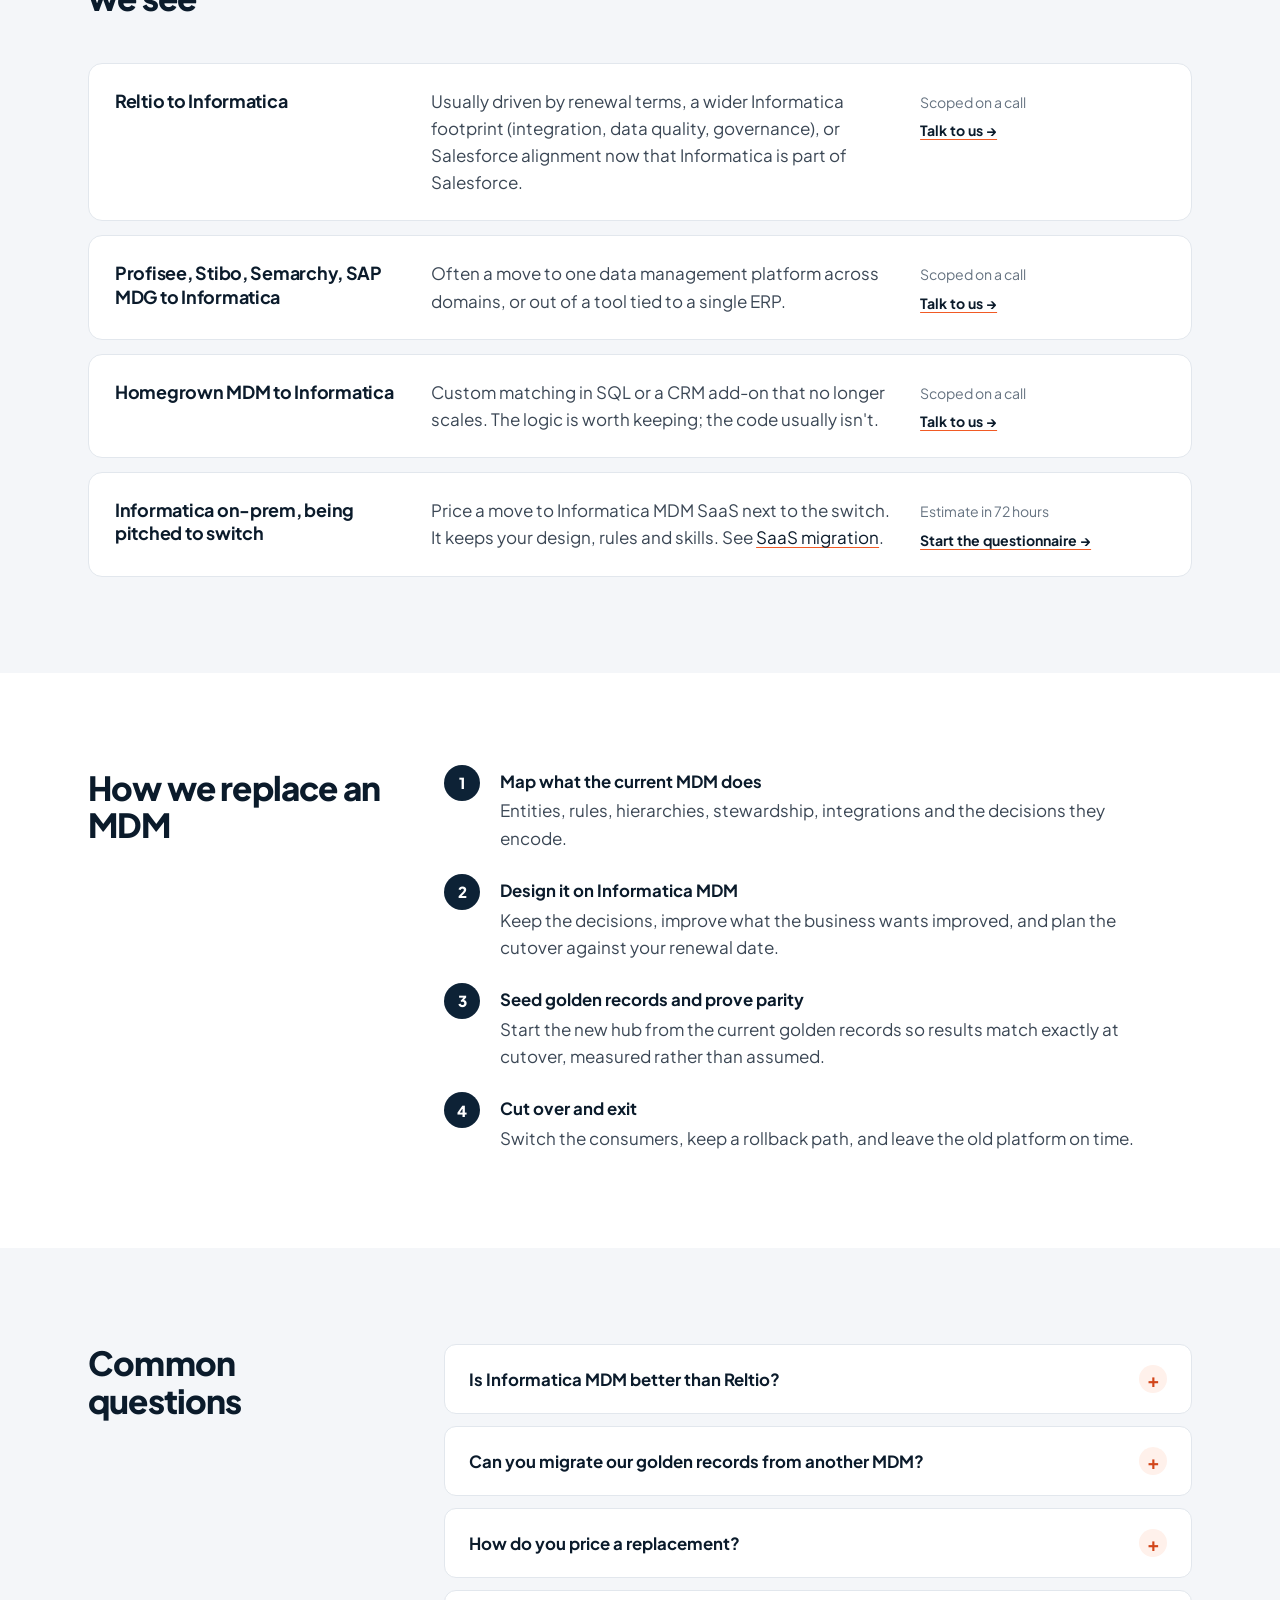
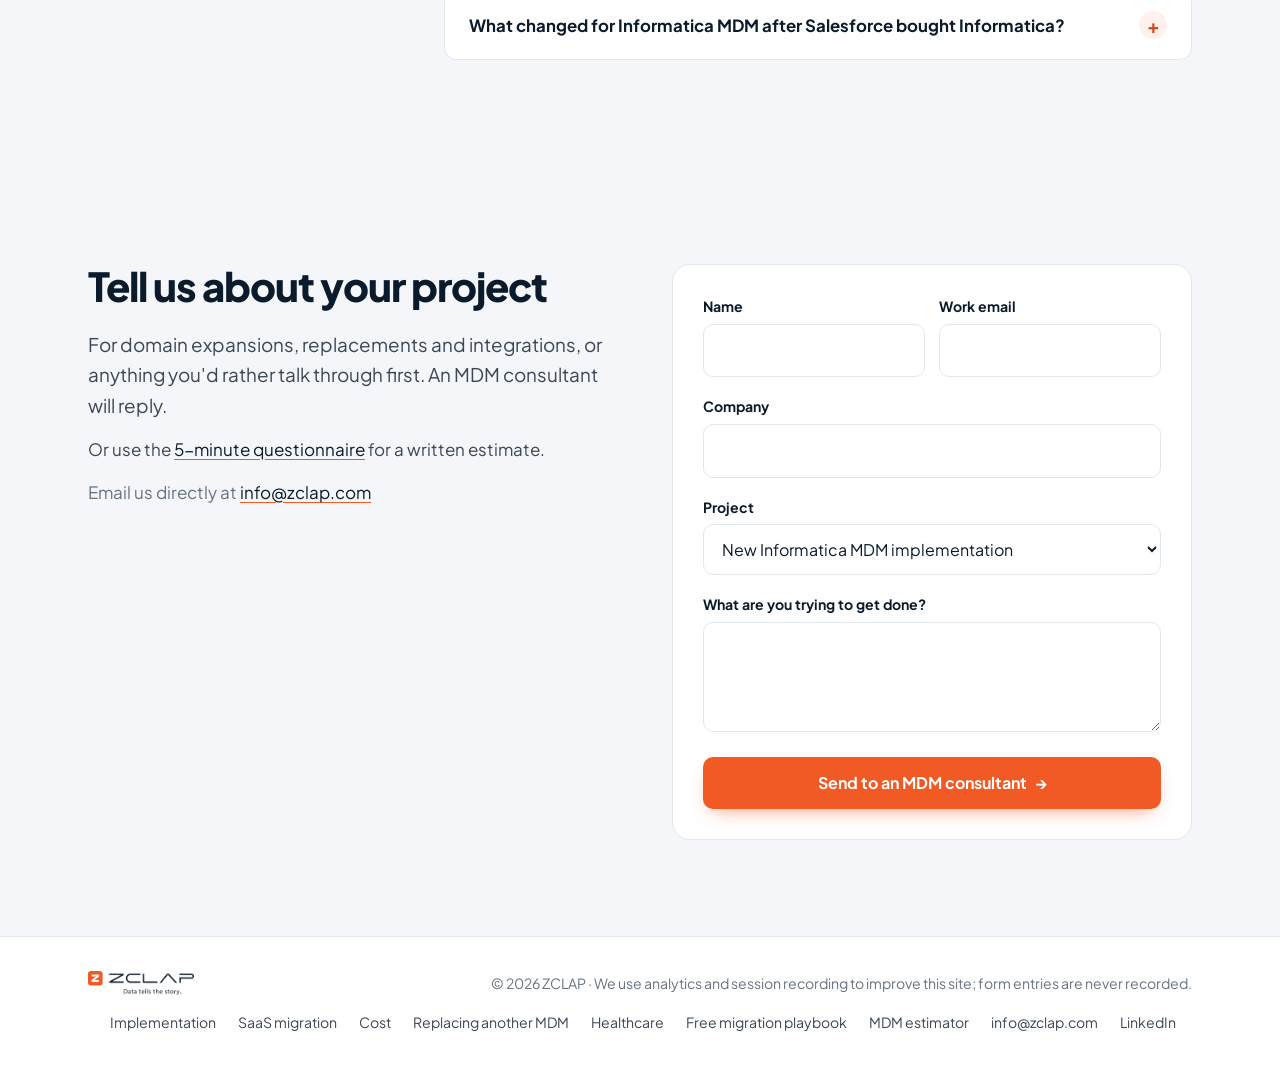
<file: informatica-mdm-replacement/index.html>
<!DOCTYPE html>
<html lang="en">
<head>
<meta charset="UTF-8">
<meta name="viewport" content="width=device-width, initial-scale=1.0">
<title>Informatica MDM vs Reltio, Profisee & Others | ZCLAP</title>
<meta name="description" content="Replacing an MDM or being pitched to leave Informatica? How to compare Informatica MDM with Reltio, Profisee, Stibo and SAP MDG, and price both paths.">
<meta name="robots" content="noindex"><!-- preview only: remove when this goes live on zclap.com -->
<link rel="canonical" href="https://zclap.com/informatica-mdm-replacement/">
<link rel="icon" type="image/png" href="../assets/favicon.png">
<meta property="og:type" content="article">
<meta property="og:url" content="https://zclap.com/informatica-mdm-replacement/">
<meta property="og:title" content="Informatica MDM vs Reltio, Profisee &amp; Others | ZCLAP">
<meta property="og:description" content="Replacing an MDM or being pitched to leave Informatica? How to compare Informatica MDM with Reltio, Profisee, Stibo and SAP MDG, and price both paths.">
<meta property="og:image" content="https://zclap.com/assets/og-image.png">
<meta name="twitter:card" content="summary_large_image">
<link rel="preconnect" href="https://fonts.googleapis.com">
<link rel="preconnect" href="https://fonts.gstatic.com" crossorigin>
<link href="https://fonts.googleapis.com/css2?family=Plus+Jakarta+Sans:wght@400;500;600;700;800&display=swap" rel="stylesheet">
<link rel="stylesheet" href="../styles.css">
<script type="application/ld+json">{"@context": "https://schema.org", "@type": "Service", "name": "Replacing another MDM", "serviceType": "Informatica MDM consulting", "provider": {"@type": "ProfessionalService", "name": "ZCLAP", "url": "https://zclap.com/"}, "areaServed": "US", "url": "https://zclap.com/informatica-mdm-replacement/", "description": "Replacing an MDM or being pitched to leave Informatica? How to compare Informatica MDM with Reltio, Profisee, Stibo and SAP MDG, and price both paths."}</script>
<script type="application/ld+json">{"@context": "https://schema.org", "@type": "BreadcrumbList", "itemListElement": [{"@type": "ListItem", "position": 1, "name": "ZCLAP", "item": "https://zclap.com/"}, {"@type": "ListItem", "position": 2, "name": "Replacing another MDM", "item": "https://zclap.com/informatica-mdm-replacement/"}]}</script>
<script type="application/ld+json" data-faq>{"@context": "https://schema.org", "@type": "FAQPage", "mainEntity": [{"@type": "Question", "name": "Is Informatica MDM better than Reltio?", "acceptedAnswer": {"@type": "Answer", "text": "It depends on your data, your other platforms and your team. Informatica is strongest where you also need its integration, data quality and governance services, or deep matching and hierarchy control. We're Informatica specialists, so weigh our view accordingly, and price both paths."}}, {"@type": "Question", "name": "Can you migrate our golden records from another MDM?", "acceptedAnswer": {"@type": "Answer", "text": "Yes. We seed the new hub from your current golden records and prove parity before cutover."}}, {"@type": "Question", "name": "How do you price a replacement?", "acceptedAnswer": {"@type": "Answer", "text": "Replacements have more project-specific variables than other work, so we scope them on a short call, then give you a number you can plan against."}}, {"@type": "Question", "name": "What changed for Informatica MDM after Salesforce bought Informatica?", "acceptedAnswer": {"@type": "Answer", "text": "Salesforce completed the acquisition on 18 November 2025 and has said it will connect Informatica's MDM, integration and governance with its own data platform. For roadmap specifics, ask your Informatica account team."}}]}</script>
<script async src="https://www.googletagmanager.com/gtag/js?id=G-QG1B2QHK2T"></script>
<script>window.dataLayer=window.dataLayer||[];function gtag(){dataLayer.push(arguments);}gtag('js',new Date());gtag('config','G-QG1B2QHK2T');gtag('config','AW-18483009453');</script>
</head>
<body>
<!-- Built by build.py from pages/informatica-mdm-replacement.html. Edit that file, not this one. -->
<header class="top">
  <div class="wrap">
    <a href="../" aria-label="ZCLAP home"><img src="../assets/logo-dark.png" alt="ZCLAP" width="142" height="32"></a>
    <button class="menu" aria-label="Menu" aria-expanded="false" aria-controls="menu">☰</button>
    <nav id="menu">
      <a href="../#services">Services</a>
      <a href="../#work">Work</a>
      <a href="#faq">FAQ</a>
      <a href="../">Home</a>
      <a class="btn btn-primary" href="#start" data-track="nav_estimate">Get an estimate</a>
    </nav>
  </div>
</header>
<main>
<section class="hero">
  <div class="wrap">
    <div>
      <nav class="crumbs" aria-label="Breadcrumb"><a href="../">ZCLAP</a> / <span>Replacing another MDM</span></nav>
      <span class="kicker">Replacing or keeping your MDM</span>
      <h1>Switching MDM platforms? Price both paths first.</h1>
      <p class="big">Whether you're moving onto Informatica MDM from another platform, or being pitched to leave Informatica, the decision comes down to the same few questions. Here's how we think about them, as an Informatica specialist.</p>
      <div class="hero-proof">
        <div><b>150+</b>MDM projects delivered across our team</div>
        <div><b>85%</b>of our consultants hold an Informatica certification</div>
        <div><b>72 hrs</b>from your answers to a written estimate</div>
      </div>
    </div>
    <div class="starter" id="start">
      <div class="step"><span>Free estimate</span><span>Question 1 of about 12</span></div>
      <h2>What kind of MDM project is it?</h2>
      <a class="choice" href="https://zclap.com/estimator/index.html" data-project="new"><span>New Informatica MDM implementation</span><span class="arrow">→</span></a>
      <a class="choice" href="https://zclap.com/estimator/index.html" data-project="modernize"><span>Moving an on-prem hub to MDM SaaS</span><span class="arrow">→</span></a>
      <a class="choice" href="#contact" data-project="expand"><span>Adding a domain to a live hub<small>We'll scope this one on a short call</small></span><span class="arrow">→</span></a>
      <a class="choice" href="#contact" data-project="replace"><span>Replacing another MDM<small>We'll scope this one on a short call</small></span><span class="arrow">→</span></a>
      <p class="fine">Takes about five minutes. A person on our team reviews every answer. You're not signing up for anything.</p>
    </div>
  </div>
</section>
<div class="topics"><div class="wrap"><span>Informatica MDM guides:</span> <a href="../informatica-mdm-implementation/">Implementation</a> <a href="../informatica-mdm-saas-migration/">SaaS migration</a> <a href="../informatica-mdm-cost/">Cost</a> <a href="../informatica-mdm-replacement/" aria-current=page>Replacing another MDM</a> <a href="../healthcare/">Healthcare</a> <a href="../mdm-saas-migration-playbook/">Free migration playbook</a></div></div>
<section class="sec">
  <div class="wrap split">
    <div class="label"><h2>Questions that decide it</h2></div>
    <div class="prose">
      <p><b>What has to be rebuilt?</b> Switching platforms means rebuilding the data model, match and merge rules, stewardship workflows and every integration. Moving within Informatica, from on-prem to MDM SaaS, keeps most of the design and the team's skills.</p>
      <p><b>What does the current platform do well?</b> Years of tuned matching encode business decisions. Whatever you choose, carry those decisions across and test them on real duplicates.</p>
      <p><b>What's the deadline?</b> Renewal dates drive many switches. A national health insurer we worked with moved two domains off a non-Informatica cloud MDM and left its incumbent ahead of a hard renewal deadline.</p>
      <p><b>What will the business use it for?</b> Platforms differ less than projects do. The outcome you scope for matters more than the logo on the hub.</p>
    </div>
  </div>
</section>

<section class="sec tint">
  <div class="wrap">
    <div class="split" style="margin-bottom:30px">
      <div class="label"><h2>Common moves we see</h2></div>
      <p class="big" style="margin:0">Where teams are coming from, and what we'd check first.</p>
    </div>
    <div class="svc">
      <div class="svc-row"><h3>Reltio to Informatica</h3><p>Usually driven by renewal terms, a wider Informatica footprint (integration, data quality, governance), or Salesforce alignment now that Informatica is part of Salesforce.</p><div class="how">Scoped on a call<br><a href="#contact">Talk to us →</a></div></div>
      <div class="svc-row"><h3>Profisee, Stibo, Semarchy, SAP MDG to Informatica</h3><p>Often a move to one data management platform across domains, or out of a tool tied to a single ERP.</p><div class="how">Scoped on a call<br><a href="#contact">Talk to us →</a></div></div>
      <div class="svc-row"><h3>Homegrown MDM to Informatica</h3><p>Custom matching in SQL or a CRM add-on that no longer scales. The logic is worth keeping; the code usually isn't.</p><div class="how">Scoped on a call<br><a href="#contact">Talk to us →</a></div></div>
      <div class="svc-row"><h3>Informatica on-prem, being pitched to switch</h3><p>Price a move to Informatica MDM SaaS next to the switch. It keeps your design, rules and skills. See <a href="../informatica-mdm-saas-migration/">SaaS migration</a>.</p><div class="how">Estimate in 72 hours<br><a href="#start">Start the questionnaire →</a></div></div>
    </div>
  </div>
</section>

<section class="sec">
  <div class="wrap split">
    <div class="label"><h2>How we replace an MDM</h2></div>
    <div class="prose">
      <ol class="steps" style="margin-top:0">
        <li><b>Map what the current MDM does</b>Entities, rules, hierarchies, stewardship, integrations and the decisions they encode.</li>
        <li><b>Design it on Informatica MDM</b>Keep the decisions, improve what the business wants improved, and plan the cutover against your renewal date.</li>
        <li><b>Seed golden records and prove parity</b>Start the new hub from the current golden records so results match exactly at cutover, measured rather than assumed.</li>
        <li><b>Cut over and exit</b>Switch the consumers, keep a rollback path, and leave the old platform on time.</li>
      </ol>
    </div>
  </div>
</section>

<section class="sec tint" id="faq">
  <div class="wrap split">
    <div class="label"><h2>Common questions</h2></div>
    <div>
      <details><summary>Is Informatica MDM better than Reltio?</summary><p>It depends on your data, your other platforms and your team. Informatica is strongest where you also need its integration, data quality and governance services, or deep matching and hierarchy control. We're Informatica specialists, so weigh our view accordingly, and price both paths.</p></details>
      <details><summary>Can you migrate our golden records from another MDM?</summary><p>Yes. We seed the new hub from your current golden records and prove parity before cutover.</p></details>
      <details><summary>How do you price a replacement?</summary><p>Replacements have more project-specific variables than other work, so we scope them on a short call, then give you a number you can plan against.</p></details>
      <details><summary>What changed for Informatica MDM after Salesforce bought Informatica?</summary><p>Salesforce completed the acquisition on 18 November 2025 and has said it will connect Informatica's MDM, integration and governance with its own data platform. For roadmap specifics, ask your Informatica account team.</p></details>
    </div>
  </div>
</section>

<section class="sec tint contact" id="contact">
  <div class="wrap">
    <div>
      <h2>Tell us about your project</h2>
      <p class="big">For domain expansions, replacements and integrations, or anything you'd rather talk through first. An MDM consultant will reply.</p>
      <p>Or use the <a href="#start">5-minute questionnaire</a> for a written estimate.</p>
      <p class="mute">Email us directly at <a href="mailto:info@zclap.com">info@zclap.com</a></p>
    </div>
    <form data-clarity-mask="true" id="contact-form" data-web3 action="https://api.web3forms.com/submit" method="POST">
      <div class="ok"><h3>Thanks, it's with our team.</h3><p>An MDM consultant will be in touch shortly.</p></div>
      <div class="fields">
        <input type="hidden" name="access_key" value="fde866e1-2dad-4c62-838c-498b62151c5c">
        <input type="hidden" name="subject" value="New inquiry from zclap.com/informatica-mdm-replacement">
        <input type="checkbox" name="botcheck" style="display:none" tabindex="-1" autocomplete="off">
        <div class="pair">
          <div><label for="f-name">Name</label><input id="f-name" name="name" required autocomplete="name"></div>
          <div><label for="f-email">Work email</label><input id="f-email" name="email" type="email" required autocomplete="email"></div>
        </div>
        <label for="f-company">Company</label><input id="f-company" name="company" required autocomplete="organization">
        <label for="f-type">Project</label>
        <select id="f-type" name="project_type">
          <option data-project="new">New Informatica MDM implementation</option>
          <option data-project="modernize">On-prem to SaaS modernization</option>
          <option data-project="expand">Adding a domain</option>
          <option data-project="replace">Replacing another MDM</option>
          <option data-project="integrate">Integration with Salesforce, SAP, Workday or Oracle</option>
          <option data-project="other">Something else</option>
        </select>
        <label for="f-msg">What are you trying to get done?</label><textarea id="f-msg" name="message" required></textarea>
        <button class="btn btn-primary" type="submit" style="width:100%;justify-content:center">Send to an MDM consultant <span class="arrow">→</span></button>
      </div>
    </form>
  </div>
</section>
</main>
<footer>
  <div class="wrap">
    <img src="../assets/logo-dark.png" alt="ZCLAP" width="107" height="24">
    <span>© 2026 ZCLAP · We use analytics and session recording to improve this site; form entries are never recorded.</span>
    <span class="flinks"><a href="../informatica-mdm-implementation/">Implementation</a><a href="../informatica-mdm-saas-migration/">SaaS migration</a><a href="../informatica-mdm-cost/">Cost</a><a href="../informatica-mdm-replacement/">Replacing another MDM</a><a href="../healthcare/">Healthcare</a><a href="../mdm-saas-migration-playbook/">Free migration playbook</a><a href="https://zclap.com/estimator/">MDM estimator</a><a href="mailto:info@zclap.com">info@zclap.com</a><a href="https://www.linkedin.com/company/zclap-inc/" rel="noopener">LinkedIn</a></span>
  </div>
</footer>
<div class="mbar"><a class="btn btn-primary" href="#start" data-track="mobile_bar">Get a free MDM estimate <span class="arrow">→</span></a></div>
<script src="../site.js" defer></script>
</body>
</html>
</file>
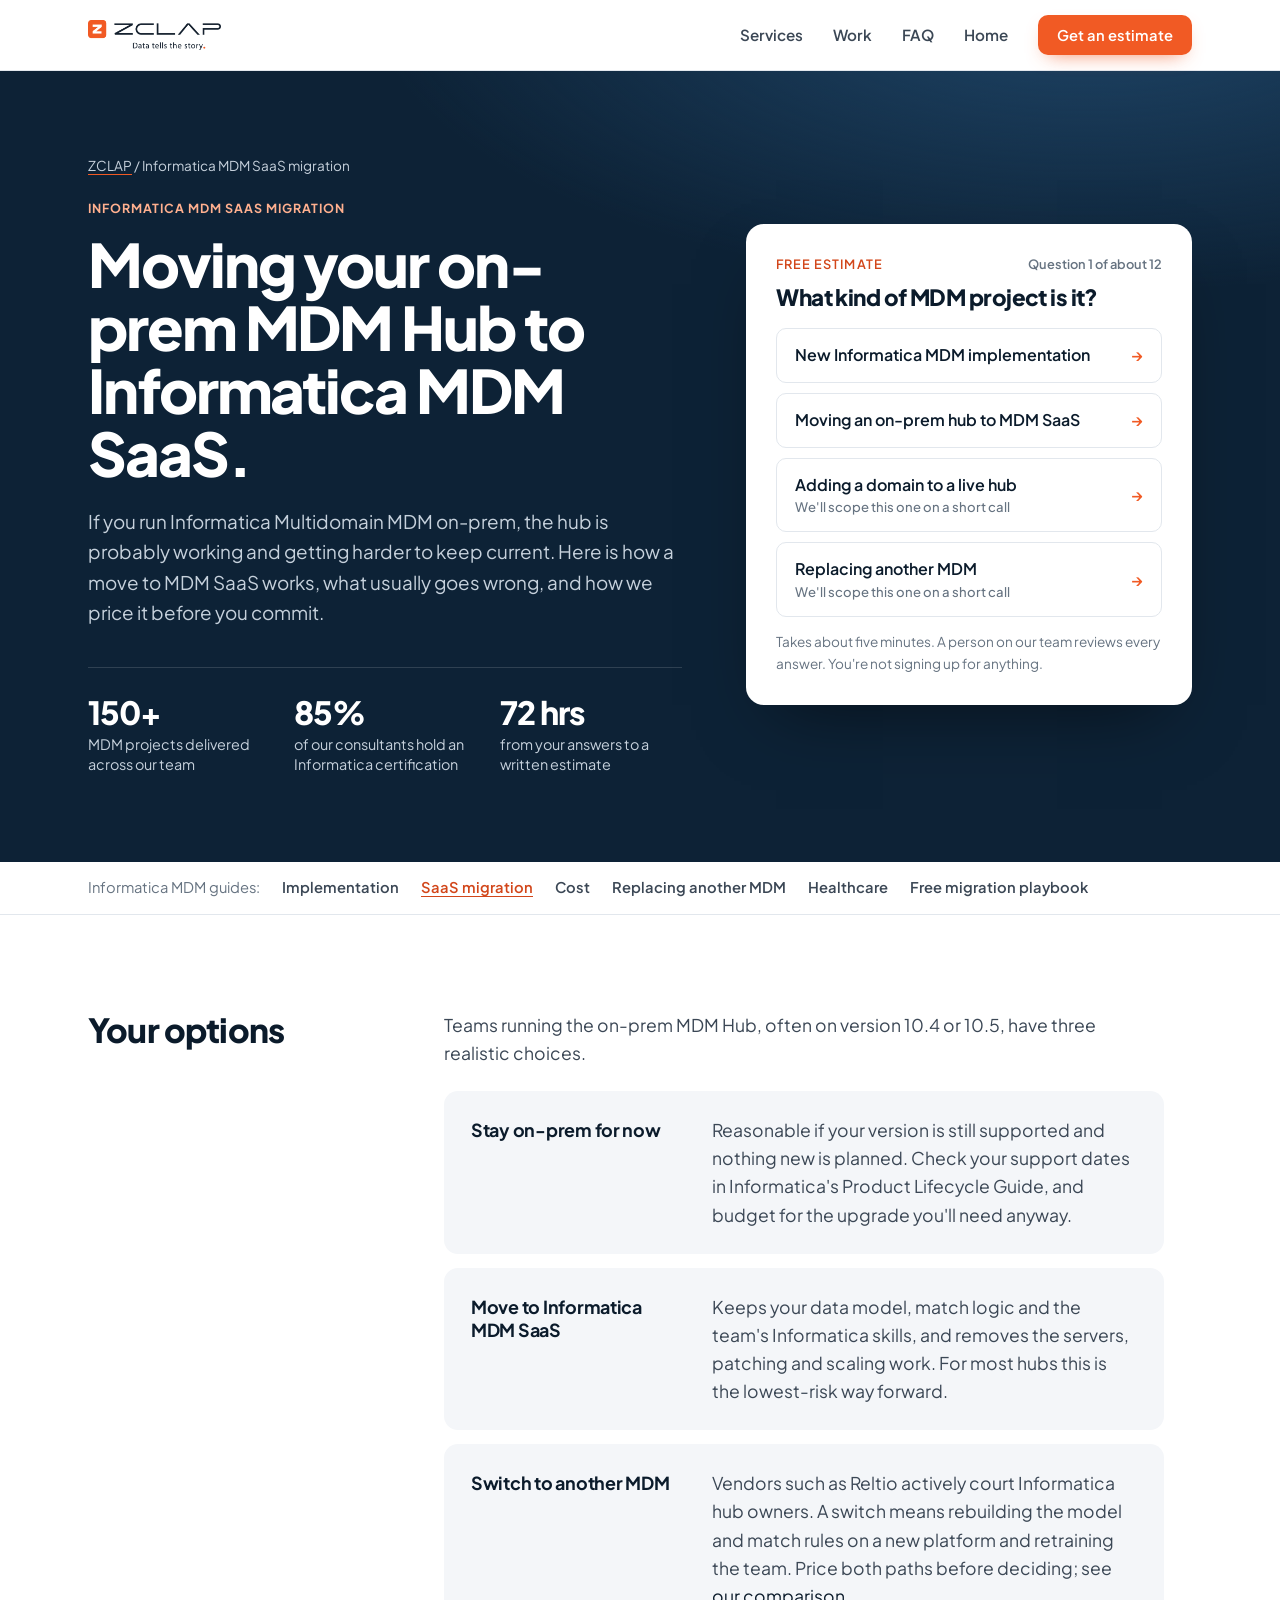
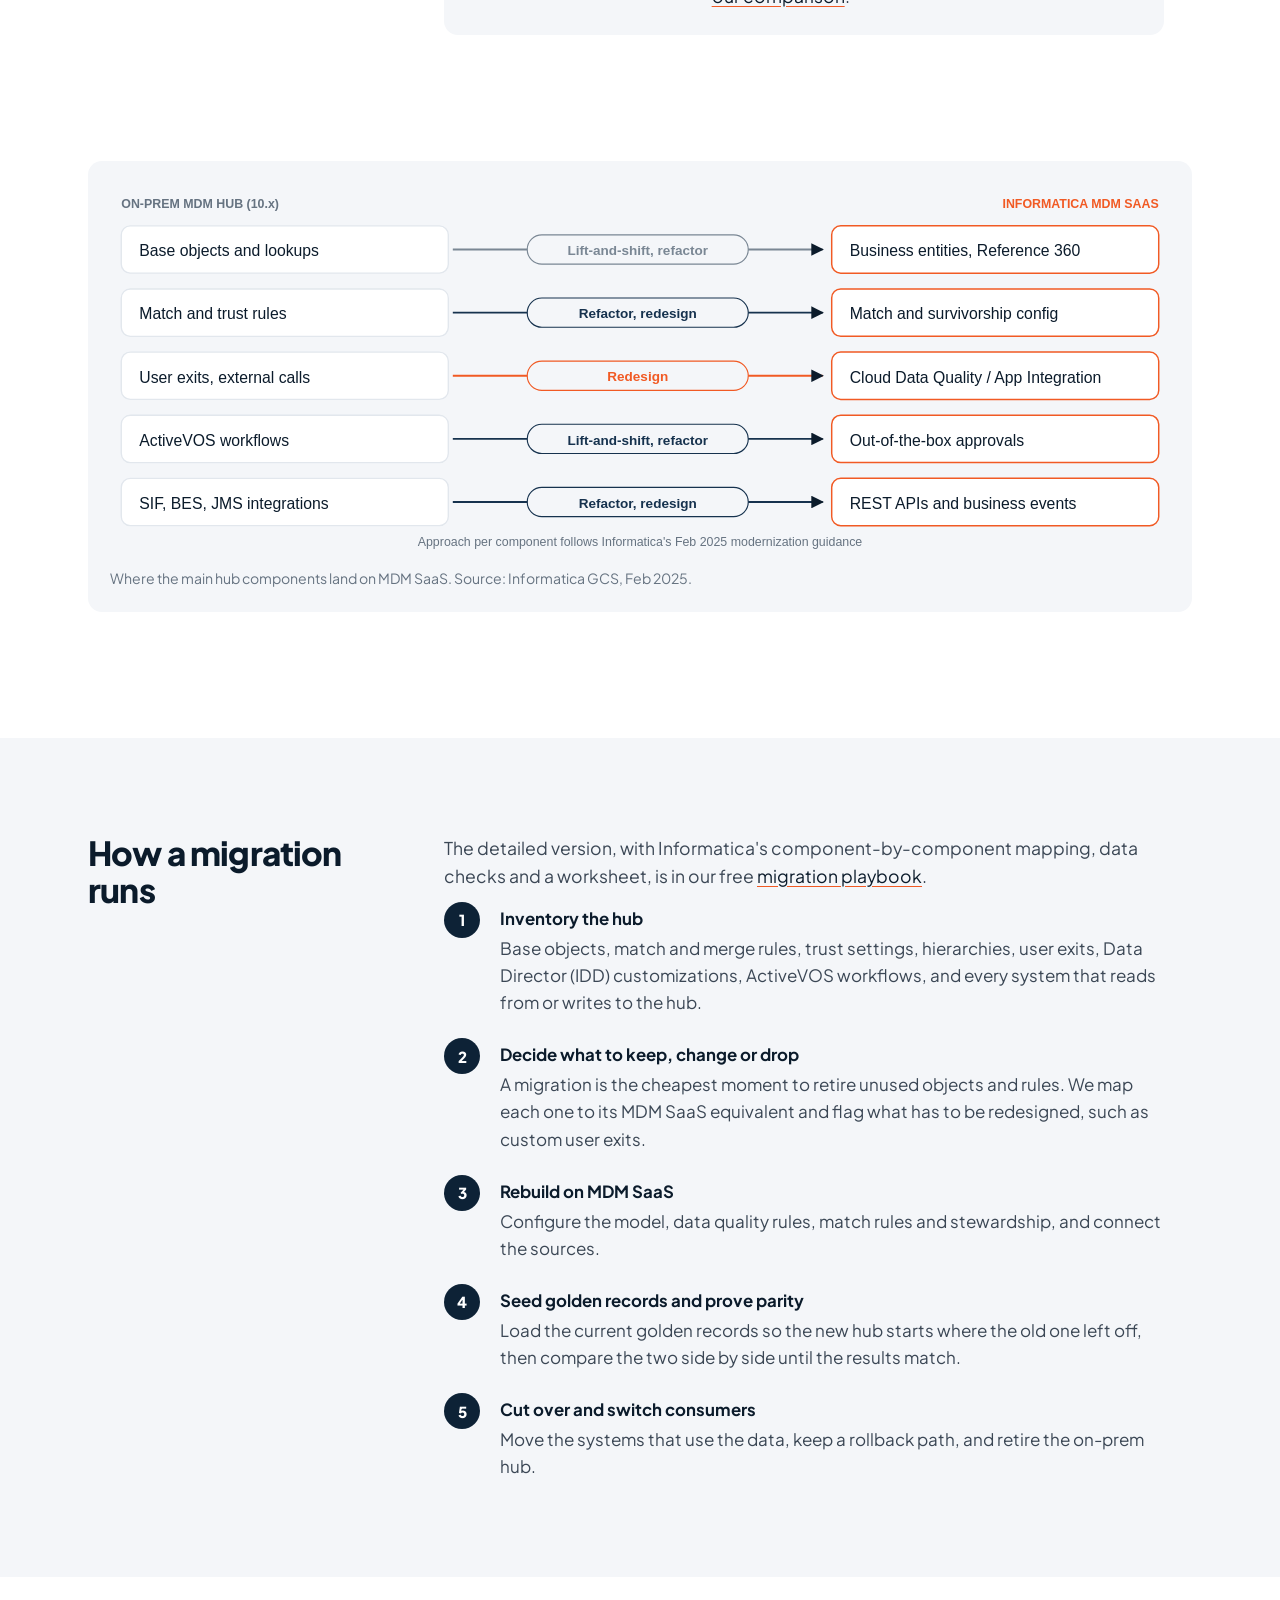
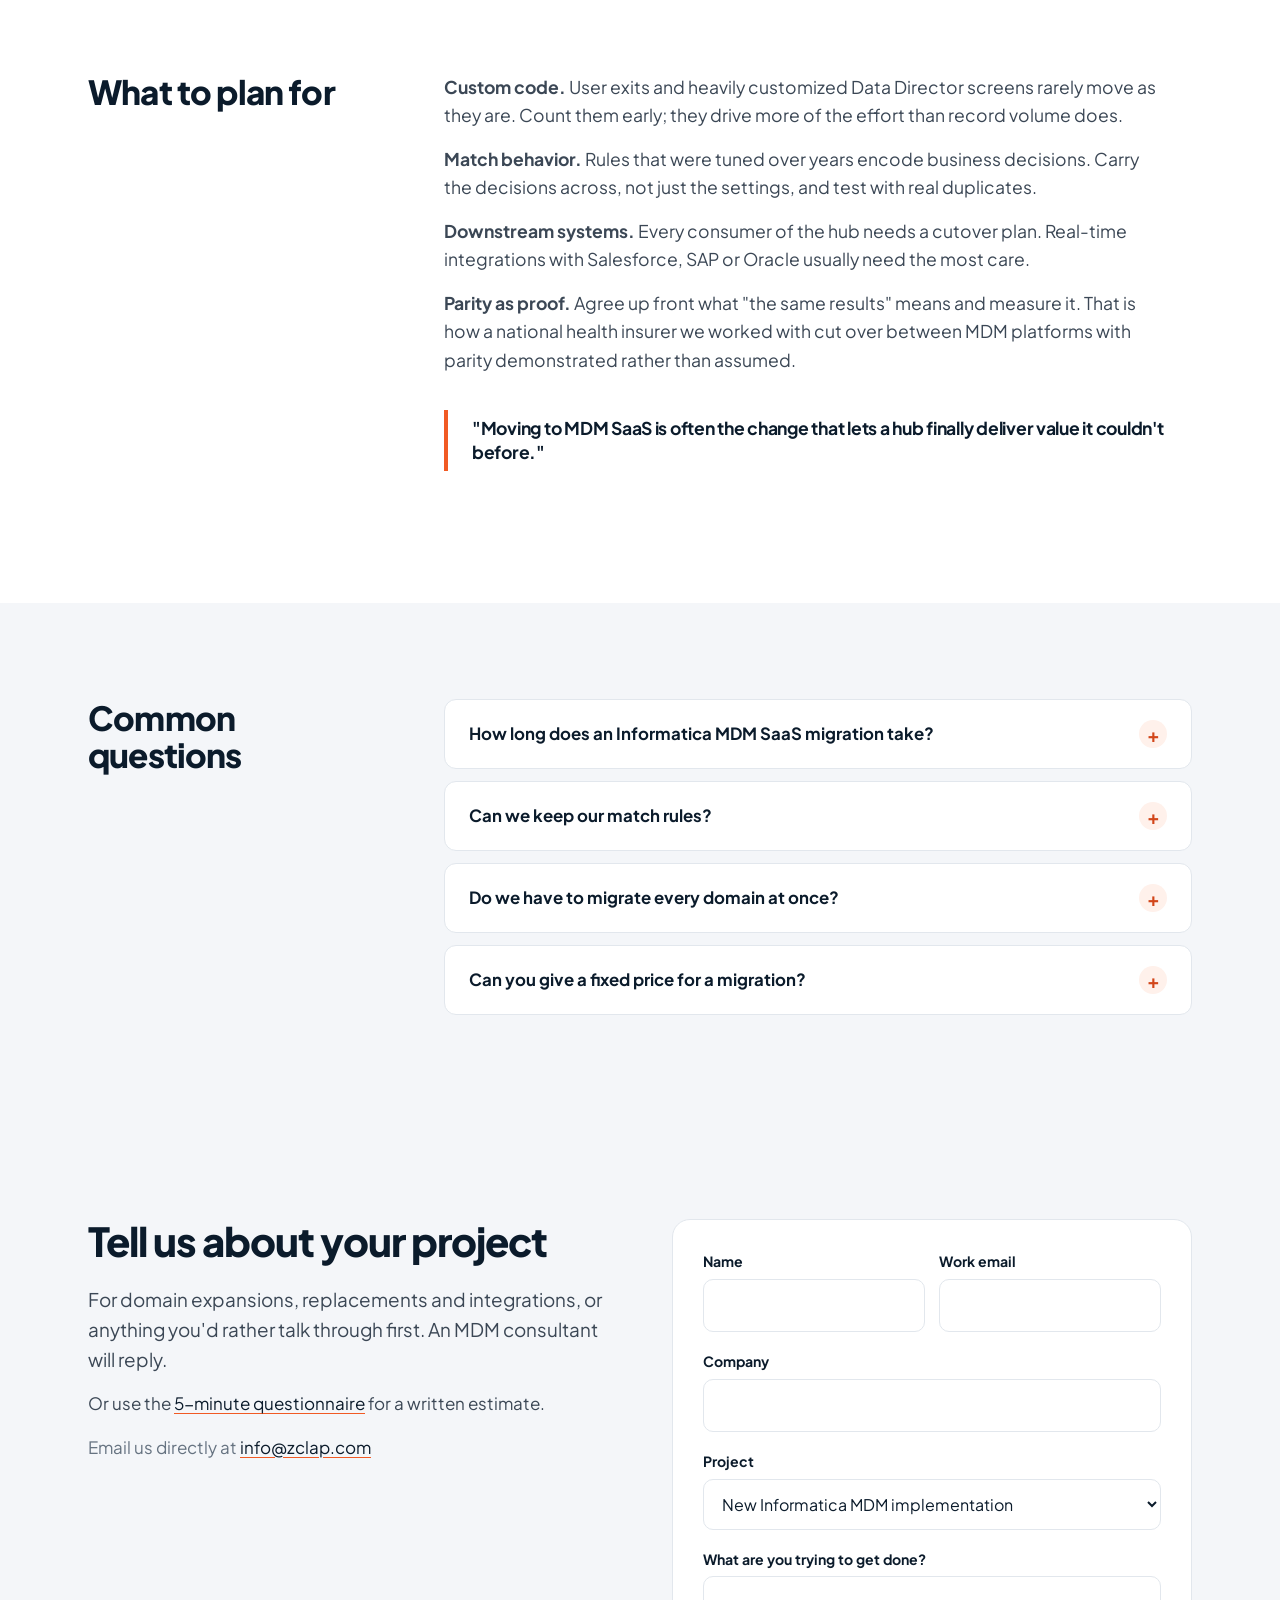
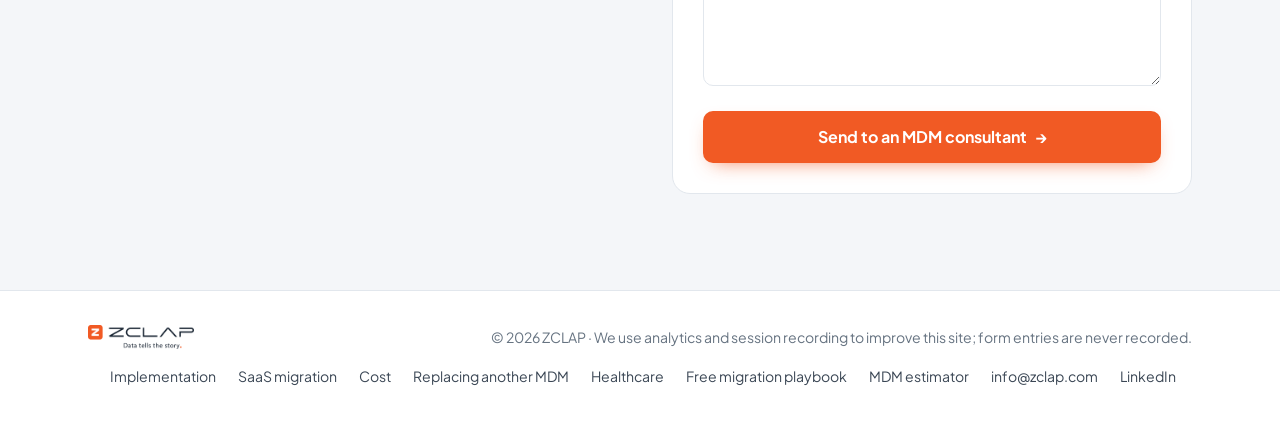
<file: informatica-mdm-saas-migration/index.html>
<!DOCTYPE html>
<html lang="en">
<head>
<meta charset="UTF-8">
<meta name="viewport" content="width=device-width, initial-scale=1.0">
<title>Informatica MDM SaaS Migration: On-Prem Hub to SaaS</title>
<meta name="description" content="Moving an on-prem Informatica MDM Hub (10.4, 10.5) to MDM SaaS: your options, the steps, what to plan for, and a fixed-price estimate in 72 hours.">
<meta name="robots" content="noindex"><!-- preview only: remove when this goes live on zclap.com -->
<link rel="canonical" href="https://zclap.com/informatica-mdm-saas-migration/">
<link rel="icon" type="image/png" href="../assets/favicon.png">
<meta property="og:type" content="article">
<meta property="og:url" content="https://zclap.com/informatica-mdm-saas-migration/">
<meta property="og:title" content="Informatica MDM SaaS Migration: On-Prem Hub to SaaS">
<meta property="og:description" content="Moving an on-prem Informatica MDM Hub (10.4, 10.5) to MDM SaaS: your options, the steps, what to plan for, and a fixed-price estimate in 72 hours.">
<meta property="og:image" content="https://zclap.com/assets/og-image.png">
<meta name="twitter:card" content="summary_large_image">
<link rel="preconnect" href="https://fonts.googleapis.com">
<link rel="preconnect" href="https://fonts.gstatic.com" crossorigin>
<link href="https://fonts.googleapis.com/css2?family=Plus+Jakarta+Sans:wght@400;500;600;700;800&display=swap" rel="stylesheet">
<link rel="stylesheet" href="../styles.css">
<script type="application/ld+json">{"@context": "https://schema.org", "@type": "Service", "name": "Informatica MDM SaaS migration", "serviceType": "Informatica MDM consulting", "provider": {"@type": "ProfessionalService", "name": "ZCLAP", "url": "https://zclap.com/"}, "areaServed": "US", "url": "https://zclap.com/informatica-mdm-saas-migration/", "description": "Moving an on-prem Informatica MDM Hub (10.4, 10.5) to MDM SaaS: your options, the steps, what to plan for, and a fixed-price estimate in 72 hours."}</script>
<script type="application/ld+json">{"@context": "https://schema.org", "@type": "BreadcrumbList", "itemListElement": [{"@type": "ListItem", "position": 1, "name": "ZCLAP", "item": "https://zclap.com/"}, {"@type": "ListItem", "position": 2, "name": "Informatica MDM SaaS migration", "item": "https://zclap.com/informatica-mdm-saas-migration/"}]}</script>
<script type="application/ld+json" data-faq>{"@context": "https://schema.org", "@type": "FAQPage", "mainEntity": [{"@type": "Question", "name": "How long does an Informatica MDM SaaS migration take?", "acceptedAnswer": {"@type": "Answer", "text": "It depends mostly on the number of domains, the amount of custom code and the systems connected to the hub. Answer the questionnaire and your estimate gives you the timeline in weeks for your hub."}}, {"@type": "Question", "name": "Can we keep our match rules?", "acceptedAnswer": {"@type": "Answer", "text": "The logic, yes. The configuration is rebuilt on MDM SaaS, and we test it against your real duplicates so the outcomes stay the same, or improve where you want them to."}}, {"@type": "Question", "name": "Do we have to migrate every domain at once?", "acceptedAnswer": {"@type": "Answer", "text": "No. Many teams move one domain first, prove it, then follow with the rest. We price each step."}}, {"@type": "Question", "name": "Can you give a fixed price for a migration?", "acceptedAnswer": {"@type": "Answer", "text": "Usually. Modernizations come down to a known inventory of objects, rules, integrations and volumes, which is what the questionnaire collects. If something needs discovery first, we'll tell you."}}]}</script>
<script async src="https://www.googletagmanager.com/gtag/js?id=G-QG1B2QHK2T"></script>
<script>window.dataLayer=window.dataLayer||[];function gtag(){dataLayer.push(arguments);}gtag('js',new Date());gtag('config','G-QG1B2QHK2T');gtag('config','AW-18483009453');</script>
</head>
<body>
<!-- Built by build.py from pages/informatica-mdm-saas-migration.html. Edit that file, not this one. -->
<header class="top">
  <div class="wrap">
    <a href="../" aria-label="ZCLAP home"><img src="../assets/logo-dark.png" alt="ZCLAP" width="142" height="32"></a>
    <button class="menu" aria-label="Menu" aria-expanded="false" aria-controls="menu">☰</button>
    <nav id="menu">
      <a href="../#services">Services</a>
      <a href="../#work">Work</a>
      <a href="#faq">FAQ</a>
      <a href="../">Home</a>
      <a class="btn btn-primary" href="#start" data-track="nav_estimate">Get an estimate</a>
    </nav>
  </div>
</header>
<main>
<section class="hero">
  <div class="wrap">
    <div>
      <nav class="crumbs" aria-label="Breadcrumb"><a href="../">ZCLAP</a> / <span>Informatica MDM SaaS migration</span></nav>
      <span class="kicker">Informatica MDM SaaS migration</span>
      <h1>Moving your on-prem MDM Hub to Informatica MDM SaaS.</h1>
      <p class="big">If you run Informatica Multidomain MDM on-prem, the hub is probably working and getting harder to keep current. Here is how a move to MDM SaaS works, what usually goes wrong, and how we price it before you commit.</p>
      <div class="hero-proof">
        <div><b>150+</b>MDM projects delivered across our team</div>
        <div><b>85%</b>of our consultants hold an Informatica certification</div>
        <div><b>72 hrs</b>from your answers to a written estimate</div>
      </div>
    </div>
    <div class="starter" id="start">
      <div class="step"><span>Free estimate</span><span>Question 1 of about 12</span></div>
      <h2>What kind of MDM project is it?</h2>
      <a class="choice" href="https://zclap.com/estimator/index.html" data-project="new"><span>New Informatica MDM implementation</span><span class="arrow">→</span></a>
      <a class="choice" href="https://zclap.com/estimator/index.html" data-project="modernize"><span>Moving an on-prem hub to MDM SaaS</span><span class="arrow">→</span></a>
      <a class="choice" href="#contact" data-project="expand"><span>Adding a domain to a live hub<small>We'll scope this one on a short call</small></span><span class="arrow">→</span></a>
      <a class="choice" href="#contact" data-project="replace"><span>Replacing another MDM<small>We'll scope this one on a short call</small></span><span class="arrow">→</span></a>
      <p class="fine">Takes about five minutes. A person on our team reviews every answer. You're not signing up for anything.</p>
    </div>
  </div>
</section>
<div class="topics"><div class="wrap"><span>Informatica MDM guides:</span> <a href="../informatica-mdm-implementation/">Implementation</a> <a href="../informatica-mdm-saas-migration/" aria-current=page>SaaS migration</a> <a href="../informatica-mdm-cost/">Cost</a> <a href="../informatica-mdm-replacement/">Replacing another MDM</a> <a href="../healthcare/">Healthcare</a> <a href="../mdm-saas-migration-playbook/">Free migration playbook</a></div></div>
<section class="sec">
  <div class="wrap split">
    <div class="label"><h2>Your options</h2></div>
    <div class="prose">
      <p>Teams running the on-prem MDM Hub, often on version 10.4 or 10.5, have three realistic choices.</p>
      <div class="svc" style="margin-top:24px">
        <div class="svc-row" style="grid-template-columns:1fr 2fr"><h3>Stay on-prem for now</h3><p>Reasonable if your version is still supported and nothing new is planned. Check your support dates in Informatica's Product Lifecycle Guide, and budget for the upgrade you'll need anyway.</p></div>
        <div class="svc-row" style="grid-template-columns:1fr 2fr"><h3>Move to Informatica MDM SaaS</h3><p>Keeps your data model, match logic and the team's Informatica skills, and removes the servers, patching and scaling work. For most hubs this is the lowest-risk way forward.</p></div>
        <div class="svc-row" style="grid-template-columns:1fr 2fr"><h3>Switch to another MDM</h3><p>Vendors such as Reltio actively court Informatica hub owners. A switch means rebuilding the model and match rules on a new platform and retraining the team. Price both paths before deciding; see <a href="../informatica-mdm-replacement/">our comparison</a>.</p></div>
      </div>
      <!-- TO CONFIRM before publishing a date: Informatica community answers state MDM 10.4.x end of general support 31 Mar 2025 and end of extended support 31 Mar 2026. Check the Product Lifecycle Guide (knowledge.informatica.com DOC-18919), then add the dates here. -->
    </div>
  </div>
</section>

<section class="sec" style="padding-top:0">
  <div class="wrap"><figure class="fig"><img src="../assets/fig-migration.svg" alt="How on-prem MDM Hub components map to Informatica MDM SaaS, and the approach for each" width="940" height="330" loading="lazy"><figcaption>Where the main hub components land on MDM SaaS. Source: Informatica GCS, Feb 2025.</figcaption></figure></div>
</section>

<section class="sec tint">
  <div class="wrap split">
    <div class="label"><h2>How a migration runs</h2></div>
    <div class="prose">
      <p>The detailed version, with Informatica's component-by-component mapping, data checks and a worksheet, is in our free <a href="../mdm-saas-migration-playbook/">migration playbook</a>.</p>
      <ol class="steps" style="margin-top:0">
        <li><b>Inventory the hub</b>Base objects, match and merge rules, trust settings, hierarchies, user exits, Data Director (IDD) customizations, ActiveVOS workflows, and every system that reads from or writes to the hub.</li>
        <li><b>Decide what to keep, change or drop</b>A migration is the cheapest moment to retire unused objects and rules. We map each one to its MDM SaaS equivalent and flag what has to be redesigned, such as custom user exits.</li>
        <li><b>Rebuild on MDM SaaS</b>Configure the model, data quality rules, match rules and stewardship, and connect the sources.</li>
        <li><b>Seed golden records and prove parity</b>Load the current golden records so the new hub starts where the old one left off, then compare the two side by side until the results match.</li>
        <li><b>Cut over and switch consumers</b>Move the systems that use the data, keep a rollback path, and retire the on-prem hub.</li>
      </ol>
    </div>
  </div>
</section>

<section class="sec">
  <div class="wrap split">
    <div class="label"><h2>What to plan for</h2></div>
    <div class="prose">
      <p><b>Custom code.</b> User exits and heavily customized Data Director screens rarely move as they are. Count them early; they drive more of the effort than record volume does.</p>
      <p><b>Match behavior.</b> Rules that were tuned over years encode business decisions. Carry the decisions across, not just the settings, and test with real duplicates.</p>
      <p><b>Downstream systems.</b> Every consumer of the hub needs a cutover plan. Real-time integrations with Salesforce, SAP or Oracle usually need the most care.</p>
      <p><b>Parity as proof.</b> Agree up front what "the same results" means and measure it. That is how a national health insurer we worked with cut over between MDM platforms with parity demonstrated rather than assumed.</p>
      <p class="pull">"Moving to MDM SaaS is often the change that lets a hub finally deliver value it couldn't before."</p>
    </div>
  </div>
</section>

<section class="sec tint" id="faq">
  <div class="wrap split">
    <div class="label"><h2>Common questions</h2></div>
    <div>
      <details><summary>How long does an Informatica MDM SaaS migration take?</summary><p>It depends mostly on the number of domains, the amount of custom code and the systems connected to the hub. Answer the questionnaire and your estimate gives you the timeline in weeks for your hub.</p></details>
      <details><summary>Can we keep our match rules?</summary><p>The logic, yes. The configuration is rebuilt on MDM SaaS, and we test it against your real duplicates so the outcomes stay the same, or improve where you want them to.</p></details>
      <details><summary>Do we have to migrate every domain at once?</summary><p>No. Many teams move one domain first, prove it, then follow with the rest. We price each step.</p></details>
      <details><summary>Can you give a fixed price for a migration?</summary><p>Usually. Modernizations come down to a known inventory of objects, rules, integrations and volumes, which is what the questionnaire collects. If something needs discovery first, we'll tell you.</p></details>
    </div>
  </div>
</section>

<section class="sec tint contact" id="contact">
  <div class="wrap">
    <div>
      <h2>Tell us about your project</h2>
      <p class="big">For domain expansions, replacements and integrations, or anything you'd rather talk through first. An MDM consultant will reply.</p>
      <p>Or use the <a href="#start">5-minute questionnaire</a> for a written estimate.</p>
      <p class="mute">Email us directly at <a href="mailto:info@zclap.com">info@zclap.com</a></p>
    </div>
    <form data-clarity-mask="true" id="contact-form" data-web3 action="https://api.web3forms.com/submit" method="POST">
      <div class="ok"><h3>Thanks, it's with our team.</h3><p>An MDM consultant will be in touch shortly.</p></div>
      <div class="fields">
        <input type="hidden" name="access_key" value="fde866e1-2dad-4c62-838c-498b62151c5c">
        <input type="hidden" name="subject" value="New inquiry from zclap.com/informatica-mdm-saas-migration">
        <input type="checkbox" name="botcheck" style="display:none" tabindex="-1" autocomplete="off">
        <div class="pair">
          <div><label for="f-name">Name</label><input id="f-name" name="name" required autocomplete="name"></div>
          <div><label for="f-email">Work email</label><input id="f-email" name="email" type="email" required autocomplete="email"></div>
        </div>
        <label for="f-company">Company</label><input id="f-company" name="company" required autocomplete="organization">
        <label for="f-type">Project</label>
        <select id="f-type" name="project_type">
          <option data-project="new">New Informatica MDM implementation</option>
          <option data-project="modernize">On-prem to SaaS modernization</option>
          <option data-project="expand">Adding a domain</option>
          <option data-project="replace">Replacing another MDM</option>
          <option data-project="integrate">Integration with Salesforce, SAP, Workday or Oracle</option>
          <option data-project="other">Something else</option>
        </select>
        <label for="f-msg">What are you trying to get done?</label><textarea id="f-msg" name="message" required></textarea>
        <button class="btn btn-primary" type="submit" style="width:100%;justify-content:center">Send to an MDM consultant <span class="arrow">→</span></button>
      </div>
    </form>
  </div>
</section>
</main>
<footer>
  <div class="wrap">
    <img src="../assets/logo-dark.png" alt="ZCLAP" width="107" height="24">
    <span>© 2026 ZCLAP · We use analytics and session recording to improve this site; form entries are never recorded.</span>
    <span class="flinks"><a href="../informatica-mdm-implementation/">Implementation</a><a href="../informatica-mdm-saas-migration/">SaaS migration</a><a href="../informatica-mdm-cost/">Cost</a><a href="../informatica-mdm-replacement/">Replacing another MDM</a><a href="../healthcare/">Healthcare</a><a href="../mdm-saas-migration-playbook/">Free migration playbook</a><a href="https://zclap.com/estimator/">MDM estimator</a><a href="mailto:info@zclap.com">info@zclap.com</a><a href="https://www.linkedin.com/company/zclap-inc/" rel="noopener">LinkedIn</a></span>
  </div>
</footer>
<div class="mbar"><a class="btn btn-primary" href="#start" data-track="mobile_bar">Get a free MDM estimate <span class="arrow">→</span></a></div>
<script src="../site.js" defer></script>
</body>
</html>
</file>
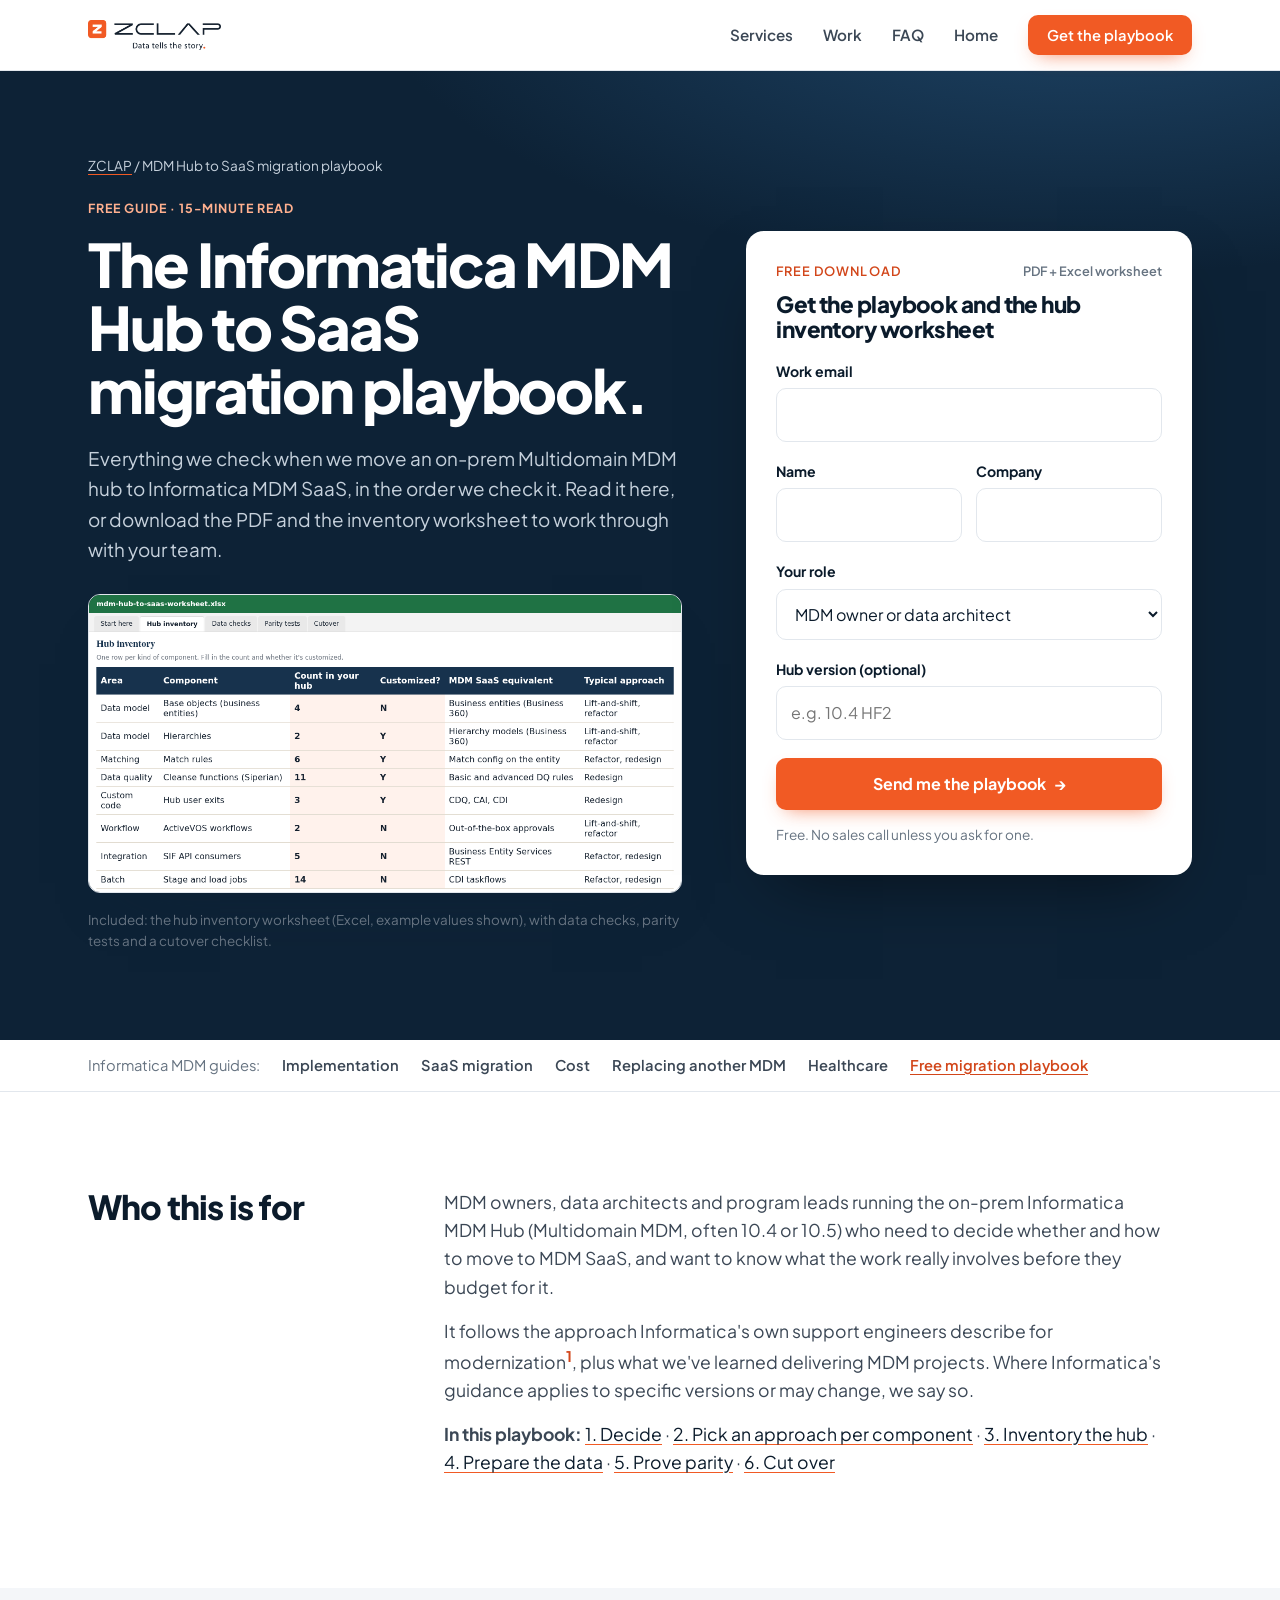
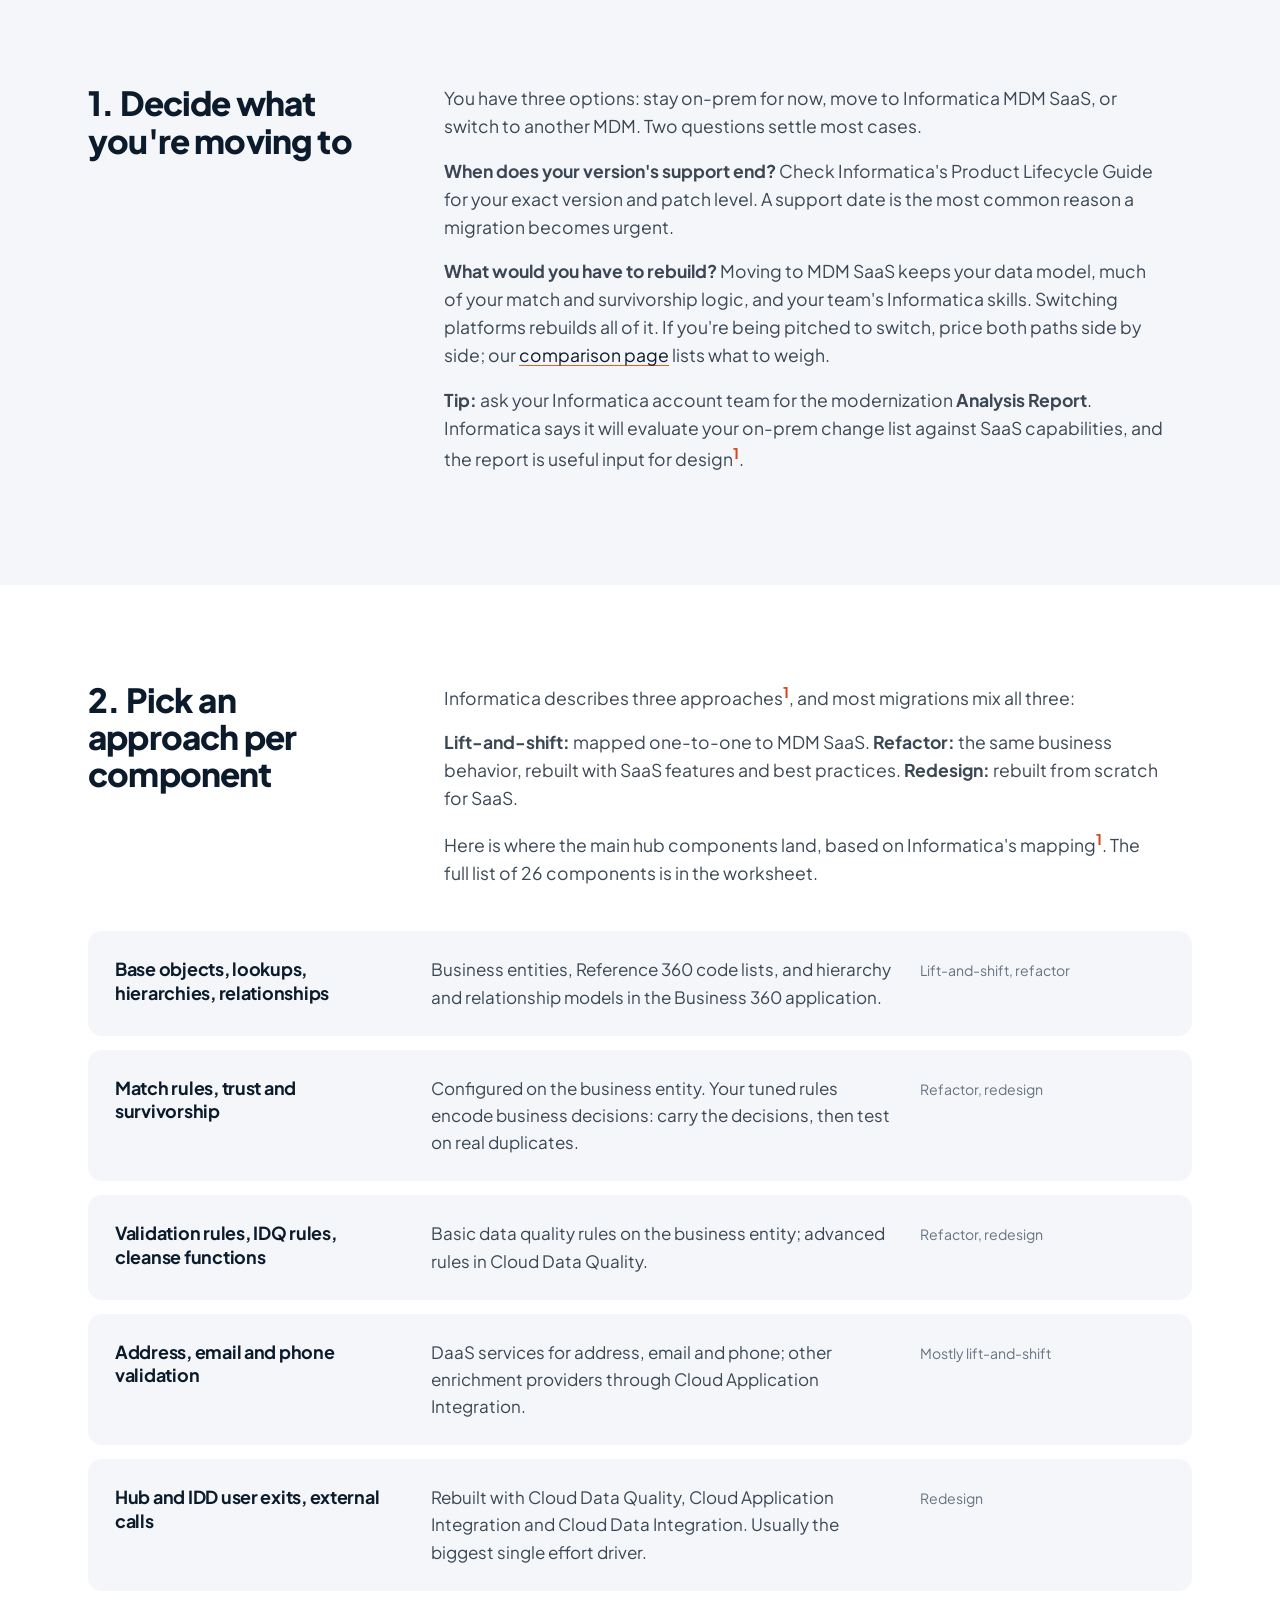
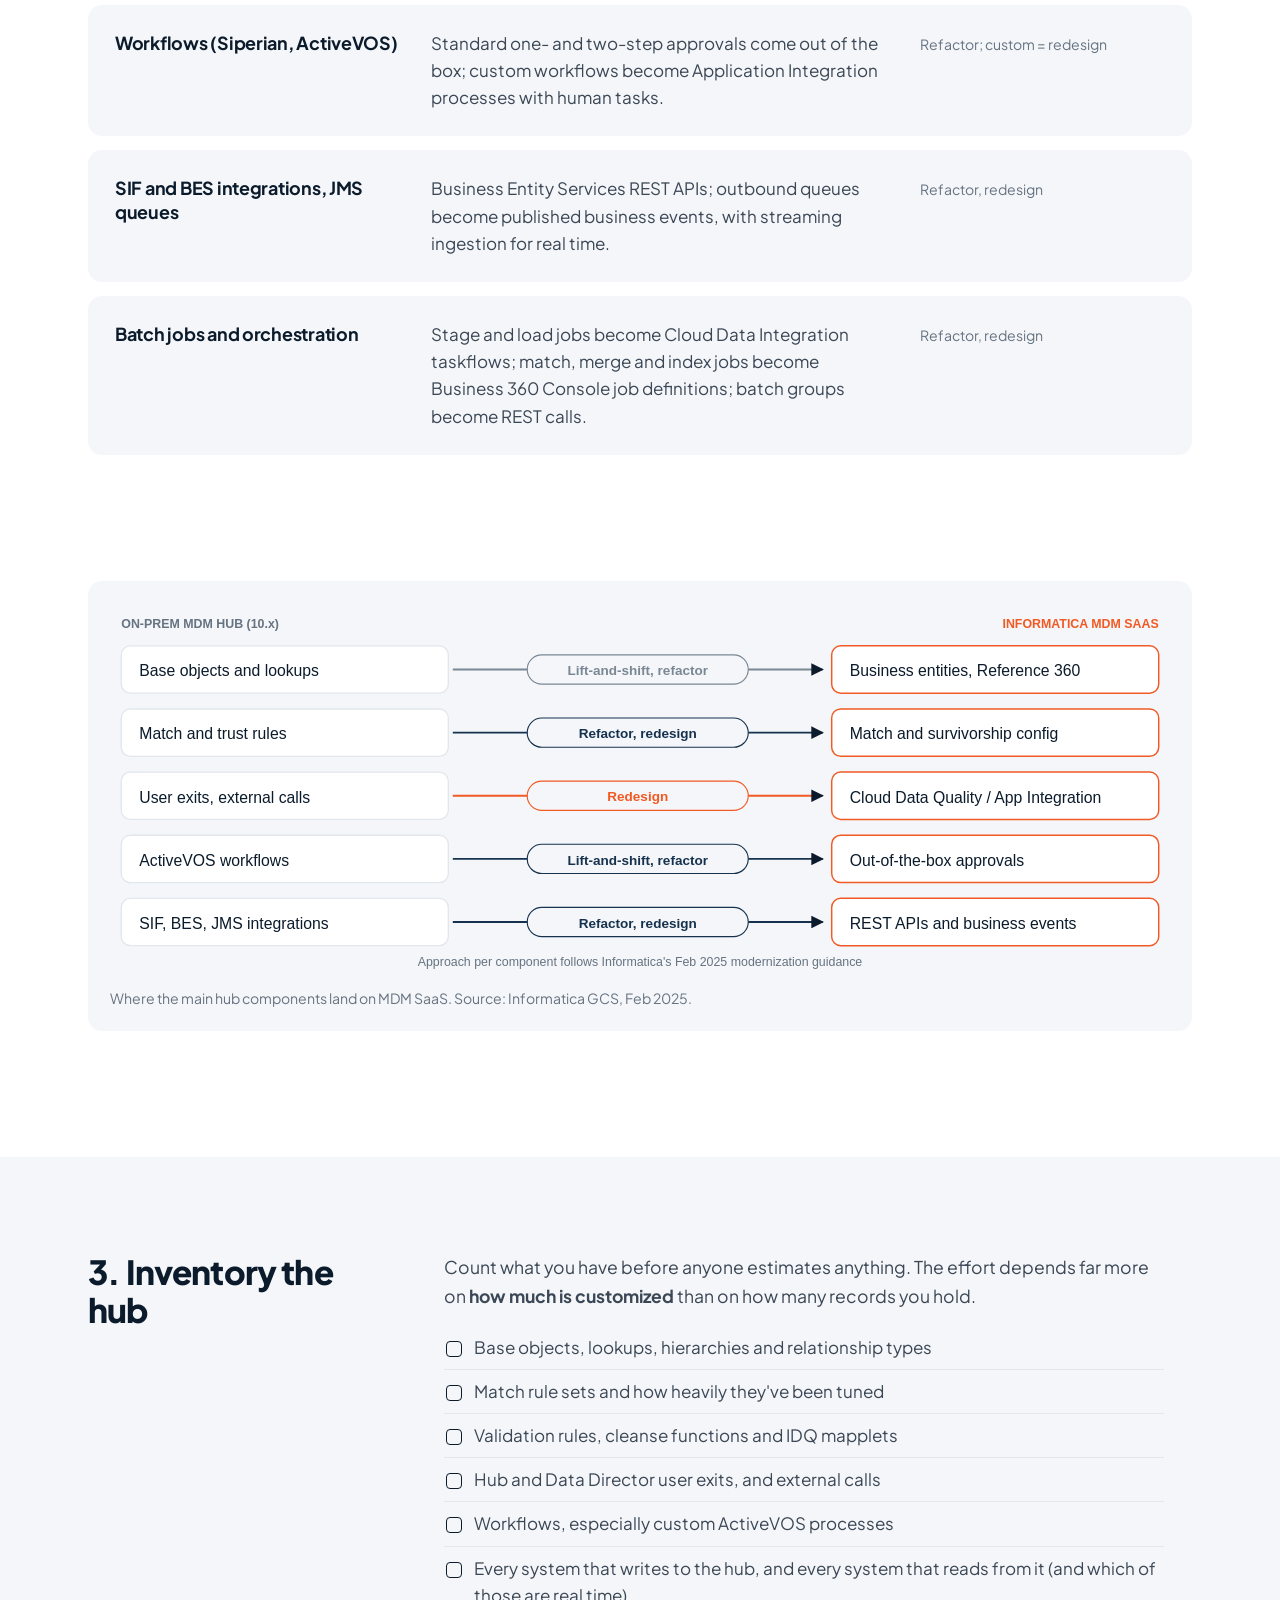
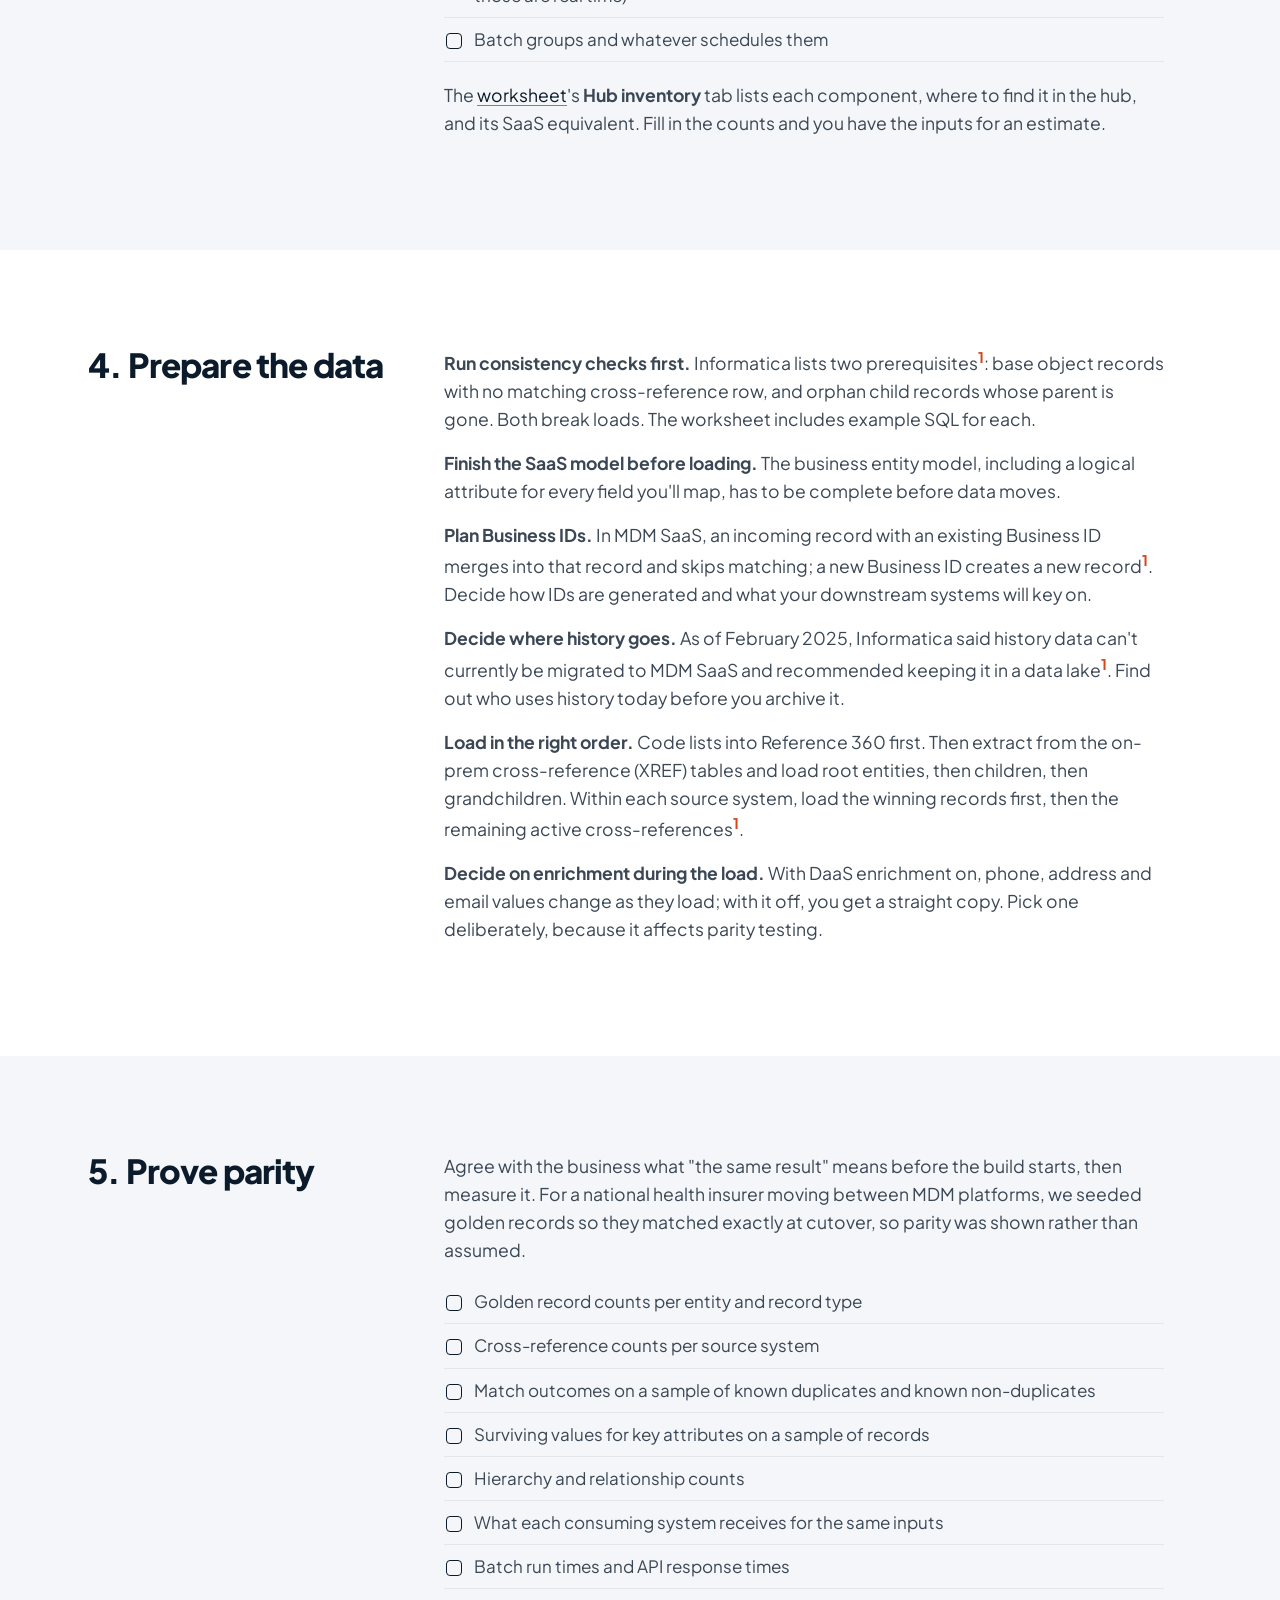
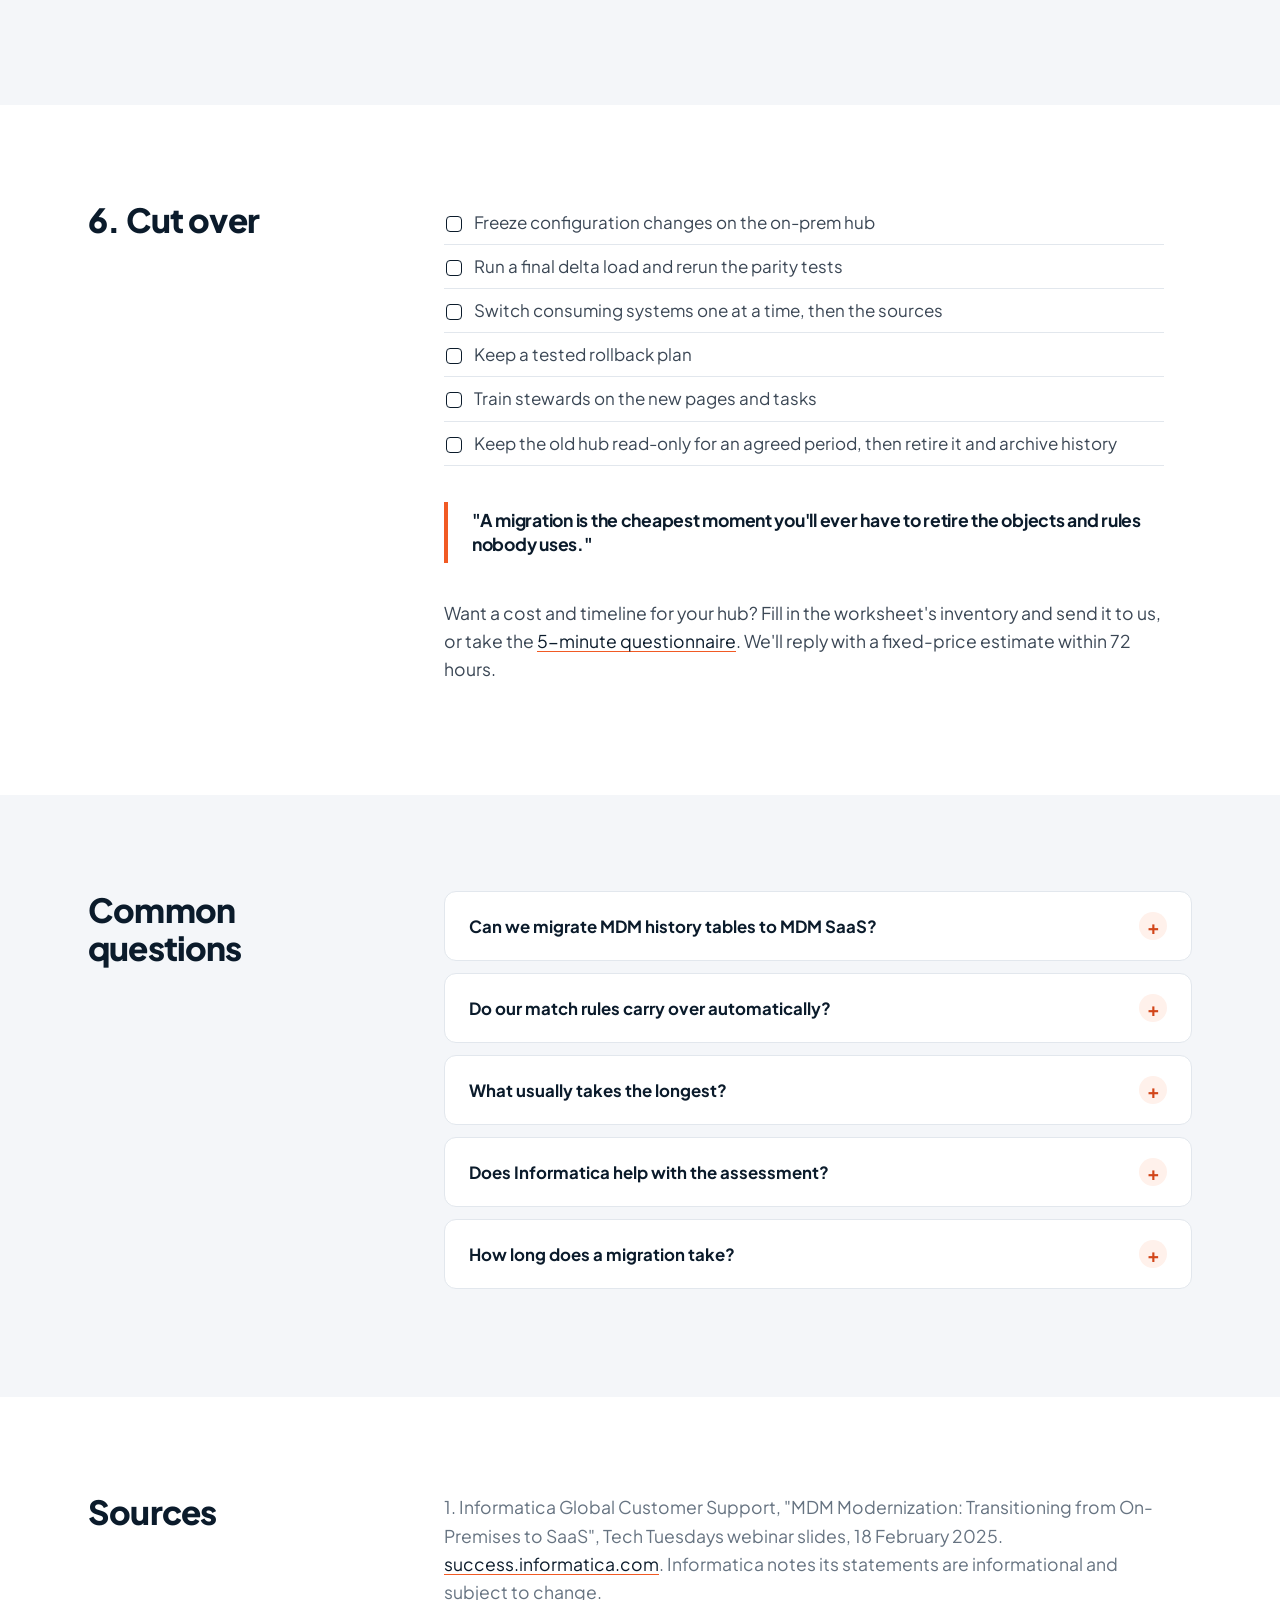
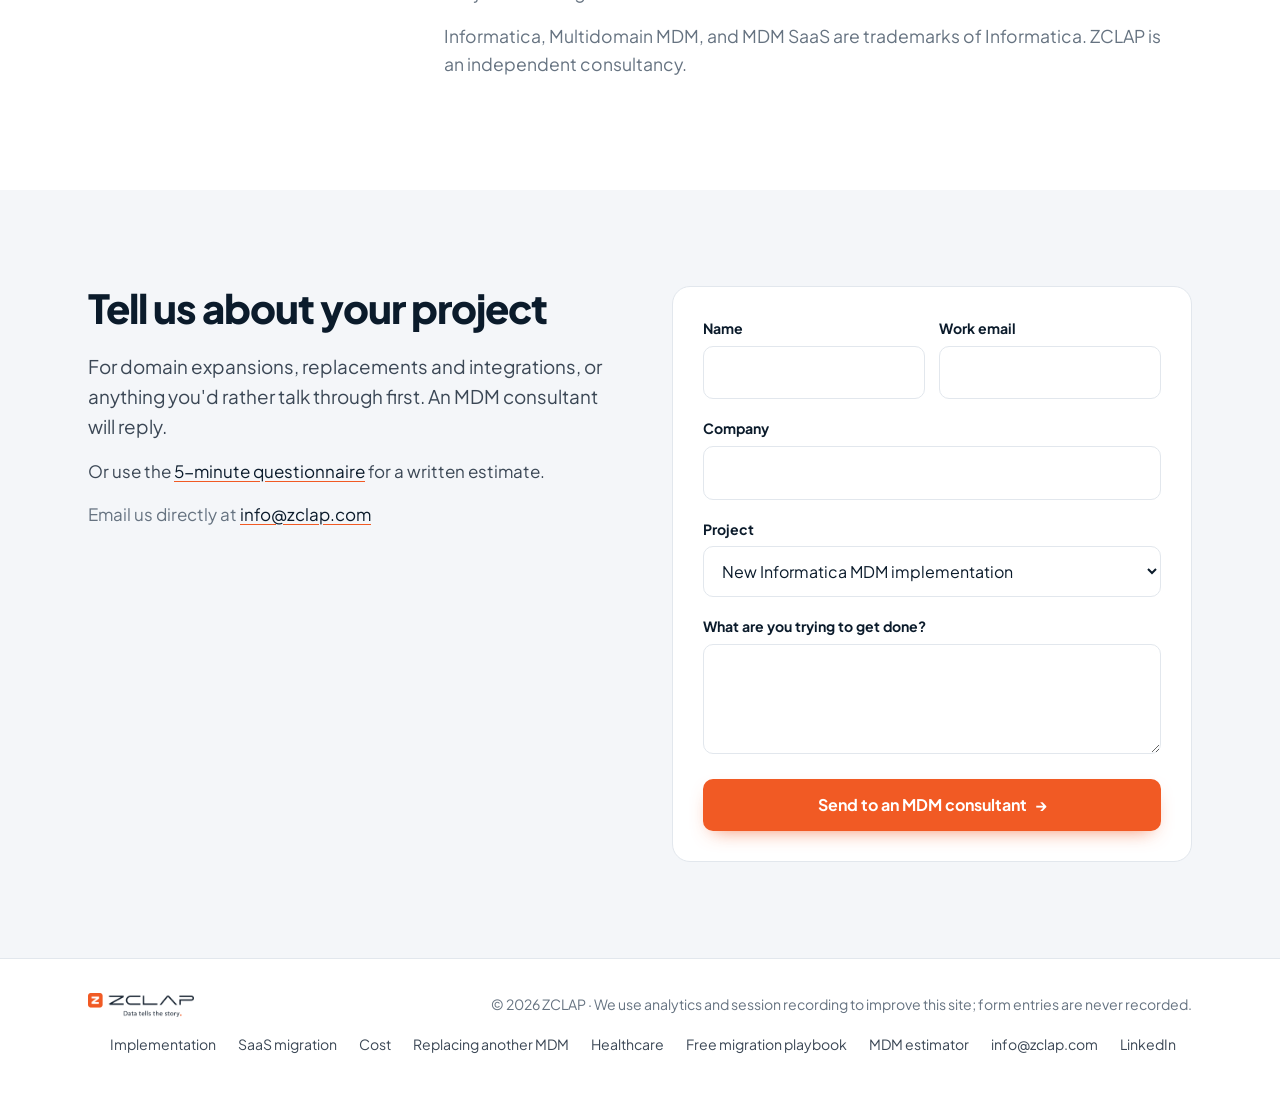
<file: mdm-saas-migration-playbook/index.html>
<!DOCTYPE html>
<html lang="en">
<head>
<meta charset="UTF-8">
<meta name="viewport" content="width=device-width, initial-scale=1.0">
<title>Informatica MDM Hub to SaaS Migration Playbook (Free)</title>
<meta name="description" content="A step-by-step playbook for moving Informatica Multidomain MDM on-prem to MDM SaaS: approach per component, data checks, load order, parity tests and cutover. Free worksheet.">
<meta name="robots" content="noindex"><!-- preview only: remove when this goes live on zclap.com -->
<link rel="canonical" href="https://zclap.com/mdm-saas-migration-playbook/">
<link rel="icon" type="image/png" href="../assets/favicon.png">
<meta property="og:type" content="article">
<meta property="og:url" content="https://zclap.com/mdm-saas-migration-playbook/">
<meta property="og:title" content="Informatica MDM Hub to SaaS Migration Playbook (Free)">
<meta property="og:description" content="A step-by-step playbook for moving Informatica Multidomain MDM on-prem to MDM SaaS: approach per component, data checks, load order, parity tests and cutover. Free worksheet.">
<meta property="og:image" content="https://zclap.com/assets/og-image.png">
<meta name="twitter:card" content="summary_large_image">
<link rel="preconnect" href="https://fonts.googleapis.com">
<link rel="preconnect" href="https://fonts.gstatic.com" crossorigin>
<link href="https://fonts.googleapis.com/css2?family=Plus+Jakarta+Sans:wght@400;500;600;700;800&display=swap" rel="stylesheet">
<link rel="stylesheet" href="../styles.css">
<script type="application/ld+json">{"@context": "https://schema.org", "@type": "Service", "name": "MDM Hub to SaaS migration playbook", "serviceType": "Informatica MDM consulting", "provider": {"@type": "ProfessionalService", "name": "ZCLAP", "url": "https://zclap.com/"}, "areaServed": "US", "url": "https://zclap.com/mdm-saas-migration-playbook/", "description": "A step-by-step playbook for moving Informatica Multidomain MDM on-prem to MDM SaaS: approach per component, data checks, load order, parity tests and cutover. Free worksheet."}</script>
<script type="application/ld+json">{"@context": "https://schema.org", "@type": "BreadcrumbList", "itemListElement": [{"@type": "ListItem", "position": 1, "name": "ZCLAP", "item": "https://zclap.com/"}, {"@type": "ListItem", "position": 2, "name": "MDM Hub to SaaS migration playbook", "item": "https://zclap.com/mdm-saas-migration-playbook/"}]}</script>
<script type="application/ld+json" data-faq>{"@context": "https://schema.org", "@type": "FAQPage", "mainEntity": [{"@type": "Question", "name": "Can we migrate MDM history tables to MDM SaaS?", "acceptedAnswer": {"@type": "Answer", "text": "As of Informatica's February 2025 guidance, history data can't currently be migrated, and Informatica recommends storing it in a data lake. Check with Informatica for your release."}}, {"@type": "Question", "name": "Do our match rules carry over automatically?", "acceptedAnswer": {"@type": "Answer", "text": "No. Match and survivorship are configured again on the business entity, which Informatica classes as refactor or redesign. Keep the business decisions behind your rules and test them on real duplicates."}}, {"@type": "Question", "name": "What usually takes the longest?", "acceptedAnswer": {"@type": "Answer", "text": "Custom code: hub and Data Director user exits, external calls and custom workflows. They are redesigned on SaaS, so count them early."}}, {"@type": "Question", "name": "Does Informatica help with the assessment?", "acceptedAnswer": {"@type": "Answer", "text": "Informatica says it provides an Analysis Report that evaluates your on-prem change list against SaaS capabilities. Ask your account team to start it."}}, {"@type": "Question", "name": "How long does a migration take?", "acceptedAnswer": {"@type": "Answer", "text": "It depends on the number of domains, the amount of custom code and the systems connected to the hub. Send us the completed worksheet or take the questionnaire, and we'll give you a timeline in weeks."}}]}</script>
<script async src="https://www.googletagmanager.com/gtag/js?id=G-QG1B2QHK2T"></script>
<script>window.dataLayer=window.dataLayer||[];function gtag(){dataLayer.push(arguments);}gtag('js',new Date());gtag('config','G-QG1B2QHK2T');gtag('config','AW-18483009453');</script>
</head>
<body>
<!-- Built by build.py from pages/mdm-saas-migration-playbook.html. Edit that file, not this one. -->
<header class="top">
  <div class="wrap">
    <a href="../" aria-label="ZCLAP home"><img src="../assets/logo-dark.png" alt="ZCLAP" width="142" height="32"></a>
    <button class="menu" aria-label="Menu" aria-expanded="false" aria-controls="menu">☰</button>
    <nav id="menu">
      <a href="../#services">Services</a>
      <a href="../#work">Work</a>
      <a href="#faq">FAQ</a>
      <a href="../">Home</a>
      <a class="btn btn-primary" href="#get" data-track="nav_estimate">Get the playbook</a>
    </nav>
  </div>
</header>
<main>
<section class="hero">
  <div class="wrap">
    <div>
      <nav class="crumbs" aria-label="Breadcrumb"><a href="../">ZCLAP</a> / <span>MDM Hub to SaaS migration playbook</span></nav>
      <span class="kicker">Free guide · 15-minute read</span>
      <h1>The Informatica MDM Hub to SaaS migration playbook.</h1>
      <p class="big">Everything we check when we move an on-prem Multidomain MDM hub to Informatica MDM SaaS, in the order we check it. Read it here, or download the PDF and the inventory worksheet to work through with your team.</p>
      <figure class="ws-prev offer-img" style="margin:30px 0 0"><img src="../assets/fig-worksheet.png" alt="Preview of the hub inventory worksheet: components, counts, customization, MDM SaaS equivalent and approach" width="560" height="280"><figcaption class="doc-cap" style="text-align:left">Included: the hub inventory worksheet (Excel, example values shown), with data checks, parity tests and a cutover checklist.</figcaption></figure>
    </div>
    <div class="starter" id="get">
      <div class="step"><span>Free download</span><span>PDF + Excel worksheet</span></div>
      <h2>Get the playbook and the hub inventory worksheet</h2>
      <form data-clarity-mask="true" class="lead-form" data-web3 data-event="lead_magnet_download" action="https://api.web3forms.com/submit" method="POST">
        <div class="ok">
          <h3 style="font-size:1.15rem">Here you go.</h3>
          <a class="choice" href="../downloads/mdm-hub-to-saas-worksheet.xlsx" download data-track="download_worksheet"><span>Hub inventory worksheet (Excel)</span><span class="arrow">↓</span></a>
          <a class="choice" href="../downloads/mdm-saas-migration-playbook.pdf" download data-track="download_pdf"><span>The playbook (PDF)</span><span class="arrow">↓</span></a>
          <p class="fine">Questions while you work through it? Email info@zclap.com and an MDM consultant will answer.</p>
        </div>
        <div class="fields">
          <input type="hidden" name="access_key" value="fde866e1-2dad-4c62-838c-498b62151c5c">
          <input type="hidden" name="subject" value="Lead magnet download: mdm-saas-migration-playbook">
          <input type="checkbox" name="botcheck" style="display:none" tabindex="-1" autocomplete="off">
          <label for="d-email">Work email</label><input id="d-email" name="email" type="email" required autocomplete="email">
          <div class="pair">
            <div><label for="d-name">Name</label><input id="d-name" name="name" required autocomplete="name"></div>
            <div><label for="d-company">Company</label><input id="d-company" name="company" required autocomplete="organization"></div>
          </div>
          <label for="d-role">Your role</label>
          <select id="d-role" name="role">
            <option>MDM owner or data architect</option>
            <option>Data or analytics leader</option>
            <option>IT or platform leader</option>
            <option>Data steward or developer</option>
            <option>Other</option>
          </select>
          <label for="d-version">Hub version (optional)</label><input id="d-version" name="hub_version" placeholder="e.g. 10.4 HF2">
          <button class="btn btn-primary" type="submit" style="width:100%;justify-content:center">Send me the playbook <span class="arrow">→</span></button>
          <p class="fine">Free. No sales call unless you ask for one.</p>
        </div>
      </form>
    </div>
  </div>
</section>
<div class="topics"><div class="wrap"><span>Informatica MDM guides:</span> <a href="../informatica-mdm-implementation/">Implementation</a> <a href="../informatica-mdm-saas-migration/">SaaS migration</a> <a href="../informatica-mdm-cost/">Cost</a> <a href="../informatica-mdm-replacement/">Replacing another MDM</a> <a href="../healthcare/">Healthcare</a> <a href="../mdm-saas-migration-playbook/" aria-current=page>Free migration playbook</a></div></div>
<section class="sec">
  <div class="wrap split">
    <div class="label"><h2>Who this is for</h2></div>
    <div class="prose">
      <p>MDM owners, data architects and program leads running the on-prem Informatica MDM Hub (Multidomain MDM, often 10.4 or 10.5) who need to decide whether and how to move to MDM SaaS, and want to know what the work really involves before they budget for it.</p>
      <p>It follows the approach Informatica's own support engineers describe for modernization<sup><a href="#sources">1</a></sup>, plus what we've learned delivering MDM projects. Where Informatica's guidance applies to specific versions or may change, we say so.</p>
      <p><b>In this playbook:</b> <a href="#decide">1. Decide</a> · <a href="#approach">2. Pick an approach per component</a> · <a href="#inventory">3. Inventory the hub</a> · <a href="#data">4. Prepare the data</a> · <a href="#parity">5. Prove parity</a> · <a href="#cutover">6. Cut over</a></p>
    </div>
  </div>
</section>

<section class="sec tint" id="decide">
  <div class="wrap split">
    <div class="label"><h2>1. Decide what you're moving to</h2></div>
    <div class="prose">
      <p>You have three options: stay on-prem for now, move to Informatica MDM SaaS, or switch to another MDM. Two questions settle most cases.</p>
      <p><b>When does your version's support end?</b> Check Informatica's Product Lifecycle Guide for your exact version and patch level. A support date is the most common reason a migration becomes urgent.</p>
      <p><b>What would you have to rebuild?</b> Moving to MDM SaaS keeps your data model, much of your match and survivorship logic, and your team's Informatica skills. Switching platforms rebuilds all of it. If you're being pitched to switch, price both paths side by side; our <a href="../informatica-mdm-replacement/">comparison page</a> lists what to weigh.</p>
      <p><b>Tip:</b> ask your Informatica account team for the modernization <b>Analysis Report</b>. Informatica says it will evaluate your on-prem change list against SaaS capabilities, and the report is useful input for design<sup><a href="#sources">1</a></sup>.</p>
    </div>
  </div>
</section>

<section class="sec" id="approach">
  <div class="wrap">
    <div class="split" style="margin-bottom:28px">
      <div class="label"><h2>2. Pick an approach per component</h2></div>
      <div class="prose">
        <p>Informatica describes three approaches<sup><a href="#sources">1</a></sup>, and most migrations mix all three:</p>
        <p><b>Lift-and-shift:</b> mapped one-to-one to MDM SaaS. <b>Refactor:</b> the same business behavior, rebuilt with SaaS features and best practices. <b>Redesign:</b> rebuilt from scratch for SaaS.</p>
        <p>Here is where the main hub components land, based on Informatica's mapping<sup><a href="#sources">1</a></sup>. The full list of 26 components is in the worksheet.</p>
      </div>
    </div>
    <div class="svc">
      <div class="svc-row"><h3>Base objects, lookups, hierarchies, relationships</h3><p>Business entities, Reference 360 code lists, and hierarchy and relationship models in the Business 360 application.</p><div class="how">Lift-and-shift, refactor</div></div>
      <div class="svc-row"><h3>Match rules, trust and survivorship</h3><p>Configured on the business entity. Your tuned rules encode business decisions: carry the decisions, then test on real duplicates.</p><div class="how">Refactor, redesign</div></div>
      <div class="svc-row"><h3>Validation rules, IDQ rules, cleanse functions</h3><p>Basic data quality rules on the business entity; advanced rules in Cloud Data Quality.</p><div class="how">Refactor, redesign</div></div>
      <div class="svc-row"><h3>Address, email and phone validation</h3><p>DaaS services for address, email and phone; other enrichment providers through Cloud Application Integration.</p><div class="how">Mostly lift-and-shift</div></div>
      <div class="svc-row"><h3>Hub and IDD user exits, external calls</h3><p>Rebuilt with Cloud Data Quality, Cloud Application Integration and Cloud Data Integration. Usually the biggest single effort driver.</p><div class="how">Redesign</div></div>
      <div class="svc-row"><h3>Workflows (Siperian, ActiveVOS)</h3><p>Standard one- and two-step approvals come out of the box; custom workflows become Application Integration processes with human tasks.</p><div class="how">Refactor; custom = redesign</div></div>
      <div class="svc-row"><h3>SIF and BES integrations, JMS queues</h3><p>Business Entity Services REST APIs; outbound queues become published business events, with streaming ingestion for real time.</p><div class="how">Refactor, redesign</div></div>
      <div class="svc-row"><h3>Batch jobs and orchestration</h3><p>Stage and load jobs become Cloud Data Integration taskflows; match, merge and index jobs become Business 360 Console job definitions; batch groups become REST calls.</p><div class="how">Refactor, redesign</div></div>
    </div>
  </div>
</section>

<section class="sec" style="padding-top:0">
  <div class="wrap"><figure class="fig"><img src="../assets/fig-migration.svg" alt="How on-prem MDM Hub components map to Informatica MDM SaaS, and the approach for each" width="940" height="330" loading="lazy"><figcaption>Where the main hub components land on MDM SaaS. Source: Informatica GCS, Feb 2025.</figcaption></figure></div>
</section>

<section class="sec tint" id="inventory">
  <div class="wrap split">
    <div class="label"><h2>3. Inventory the hub</h2></div>
    <div class="prose">
      <p>Count what you have before anyone estimates anything. The effort depends far more on <b>how much is customized</b> than on how many records you hold.</p>
      <ul class="check-list">
        <li>Base objects, lookups, hierarchies and relationship types</li>
        <li>Match rule sets and how heavily they've been tuned</li>
        <li>Validation rules, cleanse functions and IDQ mapplets</li>
        <li>Hub and Data Director user exits, and external calls</li>
        <li>Workflows, especially custom ActiveVOS processes</li>
        <li>Every system that writes to the hub, and every system that reads from it (and which of those are real time)</li>
        <li>Batch groups and whatever schedules them</li>
      </ul>
      <p>The <a href="#get">worksheet</a>'s <b>Hub inventory</b> tab lists each component, where to find it in the hub, and its SaaS equivalent. Fill in the counts and you have the inputs for an estimate.</p>
    </div>
  </div>
</section>

<section class="sec" id="data">
  <div class="wrap split">
    <div class="label"><h2>4. Prepare the data</h2></div>
    <div class="prose">
      <p><b>Run consistency checks first.</b> Informatica lists two prerequisites<sup><a href="#sources">1</a></sup>: base object records with no matching cross-reference row, and orphan child records whose parent is gone. Both break loads. The worksheet includes example SQL for each.</p>
      <p><b>Finish the SaaS model before loading.</b> The business entity model, including a logical attribute for every field you'll map, has to be complete before data moves.</p>
      <p><b>Plan Business IDs.</b> In MDM SaaS, an incoming record with an existing Business ID merges into that record and skips matching; a new Business ID creates a new record<sup><a href="#sources">1</a></sup>. Decide how IDs are generated and what your downstream systems will key on.</p>
      <p><b>Decide where history goes.</b> As of February 2025, Informatica said history data can't currently be migrated to MDM SaaS and recommended keeping it in a data lake<sup><a href="#sources">1</a></sup>. Find out who uses history today before you archive it.</p>
      <p><b>Load in the right order.</b> Code lists into Reference 360 first. Then extract from the on-prem cross-reference (XREF) tables and load root entities, then children, then grandchildren. Within each source system, load the winning records first, then the remaining active cross-references<sup><a href="#sources">1</a></sup>.</p>
      <p><b>Decide on enrichment during the load.</b> With DaaS enrichment on, phone, address and email values change as they load; with it off, you get a straight copy. Pick one deliberately, because it affects parity testing.</p>
    </div>
  </div>
</section>

<section class="sec tint" id="parity">
  <div class="wrap split">
    <div class="label"><h2>5. Prove parity</h2></div>
    <div class="prose">
      <p>Agree with the business what "the same result" means before the build starts, then measure it. For a national health insurer moving between MDM platforms, we seeded golden records so they matched exactly at cutover, so parity was shown rather than assumed.</p>
      <ul class="check-list">
        <li>Golden record counts per entity and record type</li>
        <li>Cross-reference counts per source system</li>
        <li>Match outcomes on a sample of known duplicates and known non-duplicates</li>
        <li>Surviving values for key attributes on a sample of records</li>
        <li>Hierarchy and relationship counts</li>
        <li>What each consuming system receives for the same inputs</li>
        <li>Batch run times and API response times</li>
      </ul>
    </div>
  </div>
</section>

<section class="sec" id="cutover">
  <div class="wrap split">
    <div class="label"><h2>6. Cut over</h2></div>
    <div class="prose">
      <ul class="check-list">
        <li>Freeze configuration changes on the on-prem hub</li>
        <li>Run a final delta load and rerun the parity tests</li>
        <li>Switch consuming systems one at a time, then the sources</li>
        <li>Keep a tested rollback plan</li>
        <li>Train stewards on the new pages and tasks</li>
        <li>Keep the old hub read-only for an agreed period, then retire it and archive history</li>
      </ul>
      <p class="pull">"A migration is the cheapest moment you'll ever have to retire the objects and rules nobody uses."</p>
      <p>Want a cost and timeline for your hub? Fill in the worksheet's inventory and send it to us, or take the <a href="https://zclap.com/estimator/index.html">5-minute questionnaire</a>. We'll reply with a fixed-price estimate within 72 hours.</p>
    </div>
  </div>
</section>

<section class="sec tint" id="faq">
  <div class="wrap split">
    <div class="label"><h2>Common questions</h2></div>
    <div>
      <details><summary>Can we migrate MDM history tables to MDM SaaS?</summary><p>As of Informatica's February 2025 guidance, history data can't currently be migrated, and Informatica recommends storing it in a data lake. Check with Informatica for your release.</p></details>
      <details><summary>Do our match rules carry over automatically?</summary><p>No. Match and survivorship are configured again on the business entity, which Informatica classes as refactor or redesign. Keep the business decisions behind your rules and test them on real duplicates.</p></details>
      <details><summary>What usually takes the longest?</summary><p>Custom code: hub and Data Director user exits, external calls and custom workflows. They are redesigned on SaaS, so count them early.</p></details>
      <details><summary>Does Informatica help with the assessment?</summary><p>Informatica says it provides an Analysis Report that evaluates your on-prem change list against SaaS capabilities. Ask your account team to start it.</p></details>
      <details><summary>How long does a migration take?</summary><p>It depends on the number of domains, the amount of custom code and the systems connected to the hub. Send us the completed worksheet or take the questionnaire, and we'll give you a timeline in weeks.</p></details>
    </div>
  </div>
</section>

<section class="sec" id="sources">
  <div class="wrap split">
    <div class="label"><h2>Sources</h2></div>
    <div class="prose">
      <p class="src">1. Informatica Global Customer Support, "MDM Modernization: Transitioning from On-Premises to SaaS", Tech Tuesdays webinar slides, 18 February 2025. <a href="https://success.informatica.com/content/dam/informatica-cxp/techtuesdays-slides-pdf/MDM%20Modernization%20-%20Transitioning%20from%20On-Premises%20to%20SaaS.pdf" rel="noopener">success.informatica.com</a>. Informatica notes its statements are informational and subject to change.</p>
      <p class="src">Informatica, Multidomain MDM, and MDM SaaS are trademarks of Informatica. ZCLAP is an independent consultancy.</p>
    </div>
  </div>
</section>

<section class="sec tint contact" id="contact">
  <div class="wrap">
    <div>
      <h2>Tell us about your project</h2>
      <p class="big">For domain expansions, replacements and integrations, or anything you'd rather talk through first. An MDM consultant will reply.</p>
      <p>Or use the <a href="#start">5-minute questionnaire</a> for a written estimate.</p>
      <p class="mute">Email us directly at <a href="mailto:info@zclap.com">info@zclap.com</a></p>
    </div>
    <form data-clarity-mask="true" id="contact-form" data-web3 action="https://api.web3forms.com/submit" method="POST">
      <div class="ok"><h3>Thanks, it's with our team.</h3><p>An MDM consultant will be in touch shortly.</p></div>
      <div class="fields">
        <input type="hidden" name="access_key" value="fde866e1-2dad-4c62-838c-498b62151c5c">
        <input type="hidden" name="subject" value="New inquiry from zclap.com/mdm-saas-migration-playbook">
        <input type="checkbox" name="botcheck" style="display:none" tabindex="-1" autocomplete="off">
        <div class="pair">
          <div><label for="f-name">Name</label><input id="f-name" name="name" required autocomplete="name"></div>
          <div><label for="f-email">Work email</label><input id="f-email" name="email" type="email" required autocomplete="email"></div>
        </div>
        <label for="f-company">Company</label><input id="f-company" name="company" required autocomplete="organization">
        <label for="f-type">Project</label>
        <select id="f-type" name="project_type">
          <option data-project="new">New Informatica MDM implementation</option>
          <option data-project="modernize">On-prem to SaaS modernization</option>
          <option data-project="expand">Adding a domain</option>
          <option data-project="replace">Replacing another MDM</option>
          <option data-project="integrate">Integration with Salesforce, SAP, Workday or Oracle</option>
          <option data-project="other">Something else</option>
        </select>
        <label for="f-msg">What are you trying to get done?</label><textarea id="f-msg" name="message" required></textarea>
        <button class="btn btn-primary" type="submit" style="width:100%;justify-content:center">Send to an MDM consultant <span class="arrow">→</span></button>
      </div>
    </form>
  </div>
</section>
</main>
<footer>
  <div class="wrap">
    <img src="../assets/logo-dark.png" alt="ZCLAP" width="107" height="24">
    <span>© 2026 ZCLAP · We use analytics and session recording to improve this site; form entries are never recorded.</span>
    <span class="flinks"><a href="../informatica-mdm-implementation/">Implementation</a><a href="../informatica-mdm-saas-migration/">SaaS migration</a><a href="../informatica-mdm-cost/">Cost</a><a href="../informatica-mdm-replacement/">Replacing another MDM</a><a href="../healthcare/">Healthcare</a><a href="../mdm-saas-migration-playbook/">Free migration playbook</a><a href="https://zclap.com/estimator/">MDM estimator</a><a href="mailto:info@zclap.com">info@zclap.com</a><a href="https://www.linkedin.com/company/zclap-inc/" rel="noopener">LinkedIn</a></span>
  </div>
</footer>
<div class="mbar"><a class="btn btn-primary" href="#get" data-track="mobile_bar">Get the free playbook <span class="arrow">→</span></a></div>
<script src="../site.js" defer></script>
</body>
</html>
</file>
<file: styles.css>
/* ZCLAP site. Clean B2B: white, navy hero, one orange accent, one sans font. Shared by every page. */
:root{
  --bg:#fff; --soft:#F4F6F9; --ink:#0B1B2B; --body:#3B4755; --mute:#667381; --line:#E2E7ED;
  --navy:#0D2236; --navy2:#16324E; --on-dark:#C6D1DC;
  --orange:#F15A24; --orange-d:#D2461A; --orange-soft:#FFF1EB;
  --font:"Plus Jakarta Sans",-apple-system,BlinkMacSystemFont,"Segoe UI",Roboto,sans-serif;
  --w:1160px; --r:14px;
}
*{box-sizing:border-box}
html{scroll-behavior:smooth;scroll-padding-top:80px}
body{margin:0;background:var(--bg);color:var(--body);font:400 1.0625rem/1.6 var(--font);-webkit-font-smoothing:antialiased}
h1,h2,h3,h4{font-family:var(--font);color:var(--ink);font-weight:800;margin:0 0 .5em;letter-spacing:-.025em}
h1{font-size:clamp(2.3rem,5vw,3.75rem);line-height:1.05;letter-spacing:-.035em}
h2{font-size:clamp(1.75rem,3.3vw,2.5rem);line-height:1.12}
h3{font-size:1.2rem;line-height:1.3;font-weight:700;letter-spacing:-.015em}
p{margin:0 0 1rem}
a{color:var(--ink);text-decoration-color:var(--orange);text-underline-offset:3px}
a:hover{color:var(--orange-d)}
img{max-width:100%;display:block}
.wrap{max-width:var(--w);margin:0 auto;padding:0 28px}
.kicker{display:inline-block;font:700 .78rem/1 var(--font);letter-spacing:.08em;text-transform:uppercase;color:var(--orange-d);margin-bottom:18px}
.big{font-size:1.18rem;line-height:1.6;color:var(--body);max-width:640px}
.mute{color:var(--mute)}
.center{text-align:center}.center .big{margin-left:auto;margin-right:auto}
.btn{display:inline-flex;align-items:center;gap:.5em;font:700 1rem/1 var(--font);padding:17px 24px;border-radius:10px;text-decoration:none;cursor:pointer;border:1.5px solid transparent;transition:background .15s,transform .15s,box-shadow .15s}
.btn-primary{background:var(--orange);color:#fff;box-shadow:0 8px 20px -10px rgba(241,90,36,.8)}
.btn-primary:hover{background:var(--orange-d);color:#fff;transform:translateY(-1px)}
.btn-quiet{border-color:currentColor;color:var(--ink);background:transparent}
.btn-quiet:hover{background:var(--ink);border-color:var(--ink);color:#fff}
.btn-light{border-color:rgba(255,255,255,.35);color:#fff;background:transparent}
.btn-light:hover{border-color:#fff;color:#fff;background:rgba(255,255,255,.08)}
.arrow{transition:transform .15s}
a:hover .arrow,button:hover .arrow{transform:translateX(3px)}

/* header */
.top{position:sticky;top:0;z-index:40;background:rgba(255,255,255,.96);backdrop-filter:saturate(1.4) blur(8px);border-bottom:1px solid var(--line)}
.top .wrap{display:flex;align-items:center;justify-content:space-between;height:70px;gap:24px}
.top img{height:30px;width:auto}
.top nav{display:flex;align-items:center;gap:30px}
.top nav a{font-size:.95rem;font-weight:600;text-decoration:none;color:var(--body)}
.top nav a:hover{color:var(--ink)}
.top nav .btn{padding:12px 18px;font-size:.92rem;color:#fff}
.menu{display:none;background:none;border:0;font-size:1.5rem;color:var(--ink);cursor:pointer}

/* hero: dark band on every page */
.hero{padding:84px 0 88px;background:radial-gradient(1200px 500px at 85% -10%,#1f4669 0%,transparent 60%),var(--navy);color:var(--on-dark)}
.hero .wrap{display:grid;grid-template-columns:1.2fr .9fr;gap:64px;align-items:center}
.hero h1{color:#fff;margin-bottom:22px}
.hero h1 em{font-style:normal;color:var(--orange)}
.hero .big{color:var(--on-dark)}
.hero .kicker{color:#FFB08F}
.hero a:not(.btn):not(.choice){color:#fff}
.hero-cta{display:flex;flex-wrap:wrap;gap:12px;align-items:center;margin-top:30px}
.hero-proof{display:grid;grid-template-columns:repeat(3,auto);justify-content:start;gap:36px;margin-top:40px;padding-top:28px;border-top:1px solid rgba(255,255,255,.14)}
.hero-proof div{font-size:.9rem;color:var(--on-dark);max-width:170px;line-height:1.4}
.hero-proof b{display:block;font:800 2rem/1 var(--font);color:#fff;letter-spacing:-.03em;margin-bottom:6px}
.crumbs{font-size:.85rem;color:var(--on-dark);margin-bottom:16px}
.crumbs a{color:var(--on-dark)!important}

/* the estimator starter */
.starter{background:#fff;border-radius:18px;padding:30px;box-shadow:0 30px 70px -30px rgba(0,0,0,.55);color:var(--body)}
.starter .step{font-size:.8rem;font-weight:600;color:var(--mute);margin-bottom:10px;display:flex;justify-content:space-between}
.starter .step span:first-child{color:var(--orange-d);text-transform:uppercase;letter-spacing:.08em}
.starter h2{font-size:1.4rem;margin-bottom:18px}
.choice{display:flex;justify-content:space-between;align-items:center;width:100%;text-align:left;padding:16px 18px;margin-bottom:10px;border:1.5px solid var(--line);border-radius:10px;background:#fff;font:600 1rem/1.3 var(--font);color:var(--ink);text-decoration:none;cursor:pointer;transition:border-color .15s,background .15s}
.choice:hover{border-color:var(--orange);background:var(--orange-soft);color:var(--ink)}
.choice .arrow{color:var(--orange)}
.choice small{display:block;font-weight:500;color:var(--mute);font-size:.82rem;margin-top:3px}
.starter .fine{font-size:.85rem;color:var(--mute);margin:14px 0 0}

/* clients */
.clients{padding:34px 0;border-bottom:1px solid var(--line)}
.clients .wrap{display:flex;align-items:center;gap:40px;flex-wrap:wrap}
.clients span{font-size:.78rem;font-weight:700;letter-spacing:.08em;text-transform:uppercase;color:var(--mute);flex:0 0 auto}
.clients .row{display:flex;align-items:center;justify-content:space-between;gap:28px 44px;flex:1;flex-wrap:wrap}
.clients img{max-height:44px;max-width:130px;width:auto;height:auto;filter:grayscale(1);opacity:.65;transition:opacity .2s,filter .2s}
.clients img:hover{filter:none;opacity:1}

/* sections */
.sec{padding:96px 0}
.sec.tint{background:var(--soft)}
.sec.dark{background:var(--navy);color:var(--on-dark)}
.sec.dark h2,.sec.dark h3{color:#fff}
.sec.dark .big{color:var(--on-dark)}
.head{max-width:720px;margin:0 0 48px}
.head.center{margin-left:auto;margin-right:auto}
.head h2{margin-bottom:14px}
.split{display:grid;grid-template-columns:300px 1fr;gap:56px}
.split > .label h2{font-size:clamp(1.6rem,2.6vw,2.1rem)}
.prose{max-width:720px}
.prose p{font-size:1.1rem}
.pull{font:700 clamp(1.25rem,2.2vw,1.6rem)/1.4 var(--font);color:var(--ink);letter-spacing:-.015em;border-left:4px solid var(--orange);padding:6px 0 6px 24px;margin:36px 0}
.src{font-size:.8rem;color:var(--mute)}

/* cards */
.grid{display:grid;gap:20px}
.g3{grid-template-columns:repeat(3,1fr)}
.g2{grid-template-columns:repeat(2,1fr)}
.card{background:#fff;border:1px solid var(--line);border-radius:var(--r);padding:28px;display:flex;flex-direction:column}
.sec:not(.tint) .card{background:var(--soft);border-color:transparent}
.card h3{margin-bottom:10px}
.card p{margin:0;font-size:1rem}
.card .more{margin-top:auto;padding-top:18px;font-weight:700;font-size:.95rem;text-decoration:none}
.card .more:hover{color:var(--orange-d)}
.icon{width:44px;height:44px;border-radius:12px;background:var(--orange-soft);color:var(--orange-d);display:grid;place-items:center;font:800 1.1rem/1 var(--font);margin-bottom:18px}
.tag{display:inline-block;align-self:flex-start;font:700 .72rem/1 var(--font);letter-spacing:.06em;text-transform:uppercase;padding:7px 10px;border-radius:99px;margin-bottom:16px;background:#E8EDF3;color:var(--navy2)}
.tag.hot{background:var(--orange-soft);color:var(--orange-d)}
a.card{text-decoration:none;color:var(--body);transition:border-color .15s,transform .15s,box-shadow .15s}
a.card:hover{border-color:var(--orange);transform:translateY(-2px);box-shadow:0 18px 40px -26px rgba(13,34,54,.45)}
a.card:hover h3{color:var(--orange-d)}

/* results */
.result .num{font:800 clamp(2.2rem,3.6vw,2.9rem)/1 var(--font);color:var(--orange);letter-spacing:-.04em;margin-bottom:6px}
.result .unit{font-size:.92rem;font-weight:600;color:var(--ink);margin-bottom:18px}
.result .who{font-size:.78rem;font-weight:700;letter-spacing:.07em;text-transform:uppercase;color:var(--mute);margin:0 0 6px;padding-top:18px;border-top:1px solid var(--line)}

/* process */
.flow{list-style:none;margin:0;padding:0;display:grid;grid-template-columns:repeat(4,1fr);gap:20px;counter-reset:n}
.flow li{counter-increment:n;background:#fff;border:1px solid var(--line);border-radius:var(--r);padding:26px 24px}
.flow li:before{content:counter(n);display:grid;place-items:center;width:36px;height:36px;border-radius:50%;background:var(--navy);color:#fff;font:800 .95rem/1 var(--font);margin-bottom:16px}
.flow b{display:block;color:var(--ink);font-size:1.05rem;margin-bottom:6px;line-height:1.3}
.flow span{font-size:.95rem}
.price-row{display:grid;grid-template-columns:1fr 420px;gap:56px;align-items:center;margin-top:56px}
.checks{list-style:none;padding:0;margin:0 0 28px}
.checks li{position:relative;padding:8px 0 8px 34px;font-size:1.05rem;color:var(--ink);font-weight:500}
.checks li:before{content:"✓";position:absolute;left:0;top:8px;width:22px;height:22px;border-radius:50%;background:var(--orange-soft);color:var(--orange-d);font:800 .8rem/22px var(--font);text-align:center}

/* older layouts kept for the topic pages */
.svc{display:grid;gap:14px}
.svc-row{display:grid;grid-template-columns:1fr 1.6fr .85fr;gap:28px;padding:24px 26px;background:#fff;border:1px solid var(--line);border-radius:var(--r);align-items:baseline}
.sec:not(.tint) .svc-row{background:var(--soft);border-color:transparent}
.svc-row h3{margin:0;font-size:1.12rem}
.svc-row h3 a{text-decoration:none;color:var(--ink)}
.svc-row h3 a:after{content:" →";color:var(--orange)}
.svc-row h3 a:hover{color:var(--orange-d)}
.svc-row p{margin:0}
.svc-row .how{font-size:.88rem;color:var(--mute)}
.svc-row .how a{font-weight:700;color:var(--ink);display:inline-block;margin-top:6px}
.case{display:grid;grid-template-columns:280px 1fr;gap:48px;padding:32px;margin-bottom:16px;background:var(--soft);border-radius:var(--r)}
.case .fig{font:800 clamp(2rem,3.6vw,2.8rem)/1 var(--font);color:var(--orange);letter-spacing:-.03em;margin:0;padding:0;background:none;border:0}
.case .fig small{display:block;font:500 .9rem/1.4 var(--font);color:var(--mute);margin-top:10px;letter-spacing:0}
.case h3{margin-bottom:8px}
.case .who{font-size:.78rem;font-weight:700;letter-spacing:.07em;text-transform:uppercase;color:var(--mute);margin-bottom:8px}
.price{display:grid;grid-template-columns:1fr 420px;gap:64px;align-items:start}
.steps{list-style:none;margin:30px 0 0;padding:0;counter-reset:n}
.steps li{position:relative;padding:0 0 26px 56px}
.steps li:last-child{padding-bottom:0}
.steps li:before{counter-increment:n;content:counter(n);position:absolute;left:0;top:-4px;width:36px;height:36px;border-radius:50%;background:var(--navy);display:grid;place-items:center;font:800 .95rem/1 var(--font);color:#fff}
.steps b{display:block;color:var(--ink);font-size:1.05rem;margin-bottom:2px}
.inds{display:grid;grid-template-columns:repeat(2,1fr);gap:14px}
.ind{display:block;padding:22px 24px;background:var(--soft);border-radius:var(--r);text-decoration:none;color:var(--body)}
.ind b{display:block;font-weight:700;color:var(--ink);margin-bottom:4px}
a.ind:hover b{color:var(--orange-d)}
a.ind b:after{content:" →";color:var(--orange)}

/* sample estimate (illustrative document) */
.doc{background:#fff;border:1px solid var(--line);border-radius:12px;padding:30px 30px 26px;box-shadow:0 18px 40px -24px rgba(13,34,54,.35)}
.doc .hd{display:flex;justify-content:space-between;align-items:center;border-bottom:1px solid var(--line);padding-bottom:14px;margin-bottom:18px}
.doc .hd img{height:20px;width:auto}
.doc .hd span{font-size:.72rem;font-weight:700;color:var(--mute);letter-spacing:.08em}
.doc h4{font-size:1.08rem;line-height:1.3;color:var(--ink);margin:0 0 4px;letter-spacing:-.01em}
.doc .sub{font-size:.82rem;color:var(--mute);margin-bottom:18px}
.doc dl{display:grid;grid-template-columns:1fr 1fr;gap:14px 18px;margin:0 0 18px}
.doc dt{font-size:.7rem;font-weight:700;color:var(--mute);letter-spacing:.06em;text-transform:uppercase}
.doc dd{margin:4px 0 0;font:700 1rem/1.3 var(--font);color:var(--ink)}
.bar{display:inline-block;height:.8em;border-radius:3px;background:#DCE2E9;vertical-align:middle}
.doc .lines{border-top:1px solid var(--line);padding-top:14px}
.doc .lines div{height:8px;border-radius:3px;background:#EDF0F4;margin-bottom:9px}
.doc-cap{font-size:.84rem;color:var(--mute);margin-top:16px;text-align:center}

/* industries as chips */
.chips{display:flex;flex-wrap:wrap;gap:10px;justify-content:center}
.chips a,.chips span{padding:12px 18px;border-radius:99px;background:#fff;border:1px solid var(--line);font-weight:600;font-size:.95rem;color:var(--ink);text-decoration:none}
.chips a{border-color:var(--orange);color:var(--orange-d)}
.chips a:hover{background:var(--orange-soft)}

/* founder */
.founder{display:grid;grid-template-columns:auto 1fr;gap:28px;align-items:center;max-width:820px;margin:0 auto;background:#fff;border:1px solid var(--line);border-radius:var(--r);padding:30px}
.founder .ph{width:96px;height:96px;border-radius:50%;background:var(--soft);display:grid;place-items:center;font:800 1.6rem/1 var(--font);color:var(--navy2)}
.founder h3{margin:0 0 2px}
.founder .role{font-size:.9rem;color:var(--mute);margin-bottom:8px}
.founder p{margin:0}
.team{display:grid;grid-template-columns:repeat(3,1fr);gap:24px}
.person .ph{aspect-ratio:1/1;max-width:200px;background:var(--soft);border-radius:var(--r);margin-bottom:16px;display:grid;place-items:center;color:var(--mute);font-size:.85rem}
.person h3{margin-bottom:2px}
.person .role{font-size:.9rem;color:var(--mute);margin-bottom:8px}

/* faq */
.faq{max-width:820px;margin:0 auto}
details{background:#fff;border:1px solid var(--line);border-radius:12px;padding:20px 24px;margin-bottom:12px}
.sec:not(.tint) details{background:var(--soft);border-color:transparent}
summary{cursor:pointer;list-style:none;display:flex;justify-content:space-between;align-items:center;gap:20px;font:700 1.05rem/1.4 var(--font);color:var(--ink)}
summary::-webkit-details-marker{display:none}
summary:after{content:"+";flex:0 0 28px;height:28px;border-radius:50%;background:var(--orange-soft);color:var(--orange-d);font:700 1.2rem/28px var(--font);text-align:center}
details[open] summary:after{content:"−"}
details p{margin:12px 0 0;max-width:720px}

/* playbook strip */
.strip{background:var(--orange-soft);border-radius:var(--r);padding:26px 30px;display:flex;align-items:center;justify-content:space-between;gap:24px;flex-wrap:wrap}
.strip b{color:var(--ink);font-size:1.1rem}
.strip p{margin:4px 0 0;font-size:.98rem}

/* contact */
.contact .wrap{display:grid;grid-template-columns:1fr 1fr;gap:64px;align-items:start}
.sec.dark.contact a:not(.btn){color:#fff}
form{background:#fff;border:1px solid var(--line);border-radius:18px;padding:30px;color:var(--body)}
.sec.dark form{border:0;box-shadow:0 30px 70px -30px rgba(0,0,0,.55)}
label{display:block;font-size:.88rem;font-weight:700;color:var(--ink);margin-bottom:6px}
input,select,textarea{width:100%;font:inherit;font-size:1rem;padding:13px 14px;border:1.5px solid var(--line);border-radius:10px;background:#fff;margin-bottom:18px;color:var(--ink)}
input:focus,select:focus,textarea:focus{outline:none;border-color:var(--orange);box-shadow:0 0 0 3px var(--orange-soft)}
textarea{min-height:110px;resize:vertical}
.pair{display:grid;grid-template-columns:1fr 1fr;gap:0 14px}
.ok{display:none;padding:20px 0}

footer{border-top:1px solid var(--line);padding:34px 0 40px;font-size:.88rem;color:var(--mute)}
footer .wrap{display:flex;justify-content:space-between;align-items:center;flex-wrap:wrap;gap:16px}
footer img{height:24px;width:auto}
footer a{color:var(--body);text-decoration:none;margin-left:22px}
footer a:hover{color:var(--orange-d)}

/* topic pages */
.topics{border-bottom:1px solid var(--line);padding:14px 0;font-size:.92rem}
.topics .wrap{display:flex;flex-wrap:wrap;gap:8px 22px;align-items:center}
.topics span{color:var(--mute)}
.topics a{text-decoration:none;color:var(--body);font-weight:600}
.topics a[aria-current]{color:var(--orange-d);text-decoration:underline}
.flinks{display:flex;flex-wrap:wrap;gap:6px 0}

/* sticky call to action on phones */
.mbar{display:none}

@media (max-width:980px){
  .hero .wrap,.price,.price-row,.contact .wrap{grid-template-columns:1fr;gap:44px}
  .split,.case{grid-template-columns:1fr;gap:18px}
  .svc-row{grid-template-columns:1fr;gap:8px}
  .g3,.team{grid-template-columns:1fr 1fr}
  .flow{grid-template-columns:1fr 1fr}
  .top nav{display:none;position:absolute;top:70px;left:0;right:0;background:#fff;flex-direction:column;align-items:flex-start;padding:20px 28px 26px;border-bottom:1px solid var(--line);gap:18px}
  .top nav.open{display:flex}
  .menu{display:block}
}
@media (max-width:640px){
  .wrap{padding:0 20px}
  .hero{padding:48px 0 56px}
  .sec{padding:64px 0}
  .head{margin-bottom:32px}
  .g3,.g2,.flow,.inds,.team,.pair{grid-template-columns:1fr}
  .hero-proof{grid-template-columns:repeat(3,1fr);gap:14px}
  .hero-proof div{font-size:.78rem}
  .hero-proof b{font-size:1.45rem}
  .clients .wrap{gap:14px;flex-direction:column;align-items:flex-start}
  .card{padding:22px}.icon{width:38px;height:38px;margin-bottom:14px}.tag{margin-bottom:12px}
  .hero-cta .btn{flex:1;justify-content:center}
  .clients .row{justify-content:flex-start;gap:20px 30px}
  .clients img{max-height:30px;max-width:92px}
  .founder{grid-template-columns:1fr;text-align:left}
  footer a{margin:0 18px 0 0}
  body{padding-bottom:76px}
  .mbar{display:flex;position:fixed;left:0;right:0;bottom:0;z-index:50;padding:12px 16px calc(12px + env(safe-area-inset-bottom));background:rgba(255,255,255,.97);border-top:1px solid var(--line)}
  .mbar .btn{flex:1;justify-content:center}
}

/* guide checklists */
.check-list{list-style:none;padding:0;margin:0 0 1.2rem}
.check-list li{position:relative;padding:8px 0 8px 30px;border-bottom:1px solid var(--line)}
.check-list li:before{content:"";position:absolute;left:2px;top:15px;width:14px;height:14px;border:1.5px solid var(--ink);border-radius:4px}
sup a{text-decoration:none;color:var(--orange-d);font-weight:700}
.starter form{background:none;border:0;padding:0;box-shadow:none}

/* print / PDF: the guide only */
@media print{
  @page{margin:16mm 14mm}
  body{background:#fff;font-size:10.5pt;padding:0}
  .top,.mbar,.topics,.starter,#contact,footer,.hero-proof,.crumbs{display:none!important}
  .hero{padding:0 0 10pt;background:#fff;color:var(--body)}.hero .wrap{display:block}.hero h1{color:var(--ink)}.hero .big{color:var(--body)}
  .sec{padding:14pt 0;break-inside:auto}.sec.tint{background:#fff}
  .split{display:block}
  h1{font-size:24pt}h2{font-size:15pt;break-after:avoid}h3{font-size:11pt}
  .svc-row{grid-template-columns:1.1fr 2fr .8fr;padding:8pt 0;break-inside:avoid;border:0;background:#fff}
  details{break-inside:avoid;border:0;padding:6pt 0}details > p{display:block}
  a{color:var(--ink)}
  .print-only{display:block!important}
}
.print-only{display:none}

/* figures and the playbook offer */
.fig{margin:30px 0;padding:22px;background:var(--soft);border-radius:var(--r)}
.sec.tint .fig{background:#fff}
.fig img{width:100%;height:auto}
.fig figcaption{font-size:.88rem;color:var(--mute);margin-top:12px}
.offer-grid{display:grid;grid-template-columns:1fr 1.1fr;gap:56px;align-items:center}
.offer-img img{width:100%;height:auto;border-radius:12px;border:1px solid var(--line);box-shadow:0 30px 60px -40px rgba(13,34,54,.5)}
.ws-prev{margin-top:30px}
@media (max-width:980px){.offer-grid{grid-template-columns:1fr;gap:28px}}
@media print{.fig{break-inside:avoid;background:#fff}}
</file>
